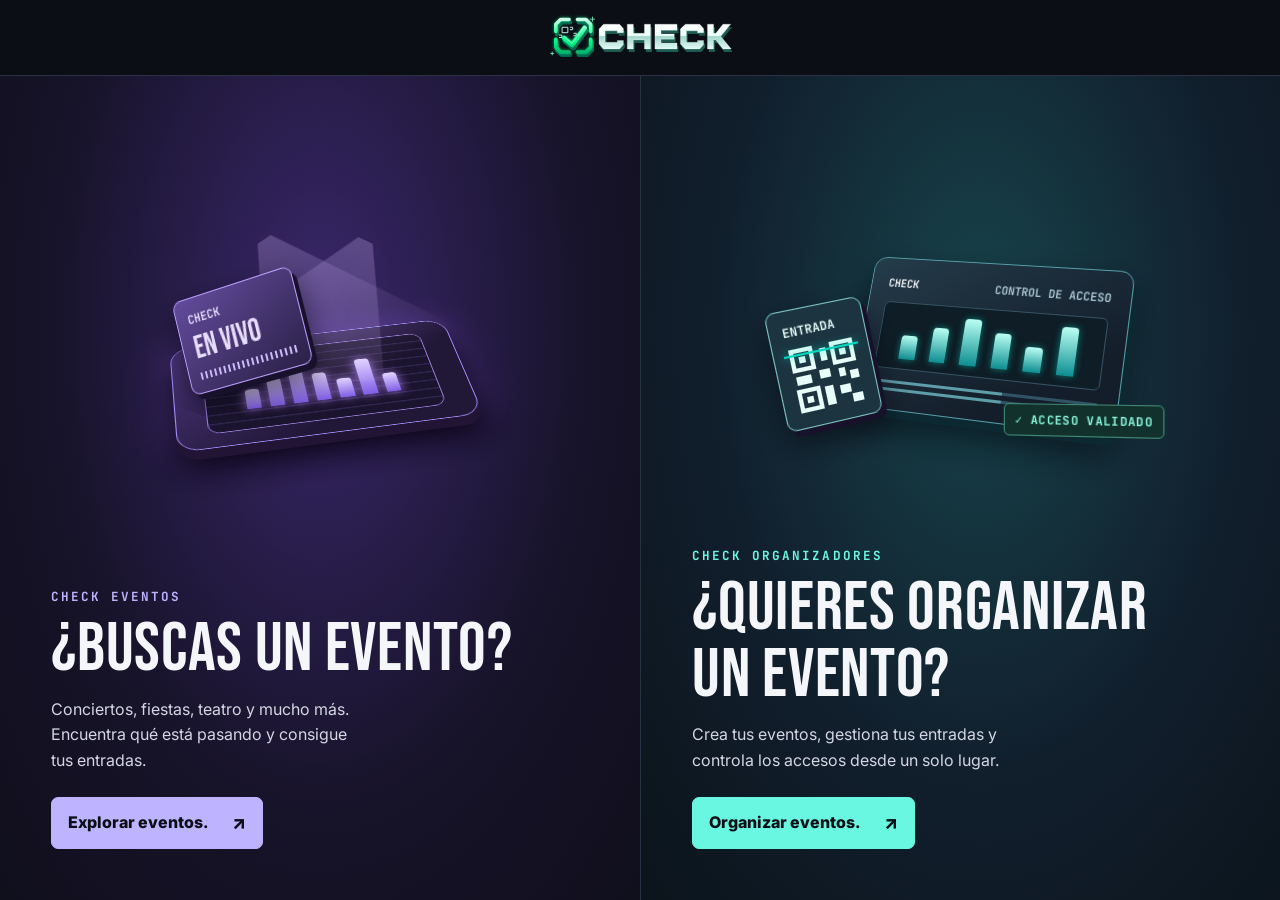
<file: website/index.html>
<!doctype html>
<html lang="es">
<head>
    <meta charset="utf-8">
    <meta name="viewport" content="width=device-width, initial-scale=1">
    <meta name="description" content="Encuentra eventos y consigue tus entradas o crea y gestiona tus propios eventos con CHECK.">
    <title>CHECK | Eventos y organizadores</title>
    <link rel="stylesheet" href="https://fonts.googleapis.com/css2?family=Bebas+Neue&family=Inter:wght@400;500;600;700;800&family=JetBrains+Mono:wght@500;700&display=swap">
    <link rel="stylesheet" href="./css/styles.css">
    <link rel="stylesheet" href="./css/entry.css">
    <script src="./js/entry.js" defer></script>
</head>
<body class="welcome">
    <header class="entry-header">
        <a href="./" aria-label="CHECK, inicio"><img src="./assets/check-logo-3d.svg" width="316" height="88" alt="CHECK"></a>
    </header>
    <main class="welcome-split" aria-label="Experiencias CHECK">
        <section class="welcome-panel welcome-events" aria-labelledby="welcome-events-title">
            <div class="welcome-art" aria-hidden="true">
                <div class="stage-scene">
                    <div class="stage-beam stage-beam-left"></div>
                    <div class="stage-beam stage-beam-right"></div>
                    <div class="stage-platform">
                        <div class="stage-screen"><i></i><i></i><i></i><i></i><i></i><i></i><i></i></div>
                    </div>
                    <div class="show-ticket"><span>CHECK</span><strong>EN VIVO</strong><i></i></div>
                </div>
            </div>
            <div class="welcome-copy">
                <p class="welcome-label">CHECK EVENTOS</p>
                <h1 id="welcome-events-title">¿Buscas un evento?</h1>
                <p class="welcome-description">Conciertos, fiestas, teatro y mucho más. Encuentra qué está pasando y consigue tus entradas.</p>
                <a class="welcome-action" href="./eventos.html">Explorar eventos.<span aria-hidden="true">↗</span></a>
            </div>
        </section>
        <section class="welcome-panel welcome-organizers" aria-labelledby="welcome-organizers-title">
            <div class="welcome-art" aria-hidden="true">
                <div class="control-scene">
                    <div class="control-window">
                        <span class="control-heading">CHECK <span>CONTROL DE ACCESO</span></span>
                        <div class="control-chart"><i></i><i></i><i></i><i></i><i></i><i></i></div>
                        <div class="control-rows"><span><i></i></span><span><i></i></span></div>
                    </div>
                    <div class="control-ticket">
                        <span>ENTRADA</span>
                        <svg width="60" height="60" viewBox="0 0 32 32" fill="none" focusable="false">
                            <path d="M2 2h9v9H2zM21 2h9v9h-9zM2 21h9v9H2z" stroke="currentColor" stroke-width="2"/>
                            <path d="M5 5h3v3H5zM24 5h3v3h-3zM5 24h3v3H5zM15 3h3v6h-3zM13 13h5v4h-5zM22 14h3v4h-3zM27 16h4v4h-4zM14 21h4v9h-4zM21 22h5v4h-5zM26 27h5v4h-5zM2 14h7v4H2z" fill="currentColor"/>
                        </svg>
                        <i></i>
                    </div>
                    <div class="control-ok"><span>✓</span> ACCESO VALIDADO</div>
                </div>
            </div>
            <div class="welcome-copy">
                <p class="welcome-label">CHECK ORGANIZADORES</p>
                <h2 id="welcome-organizers-title">¿Quieres organizar un evento?</h2>
                <p class="welcome-description">Crea tus eventos, gestiona tus entradas y controla los accesos desde un solo lugar.</p>
                <a class="welcome-action" href="./organizadores.html">Organizar eventos.<span aria-hidden="true">↗</span></a>
            </div>
        </section>
    </main>
</body>
</html>
</file>
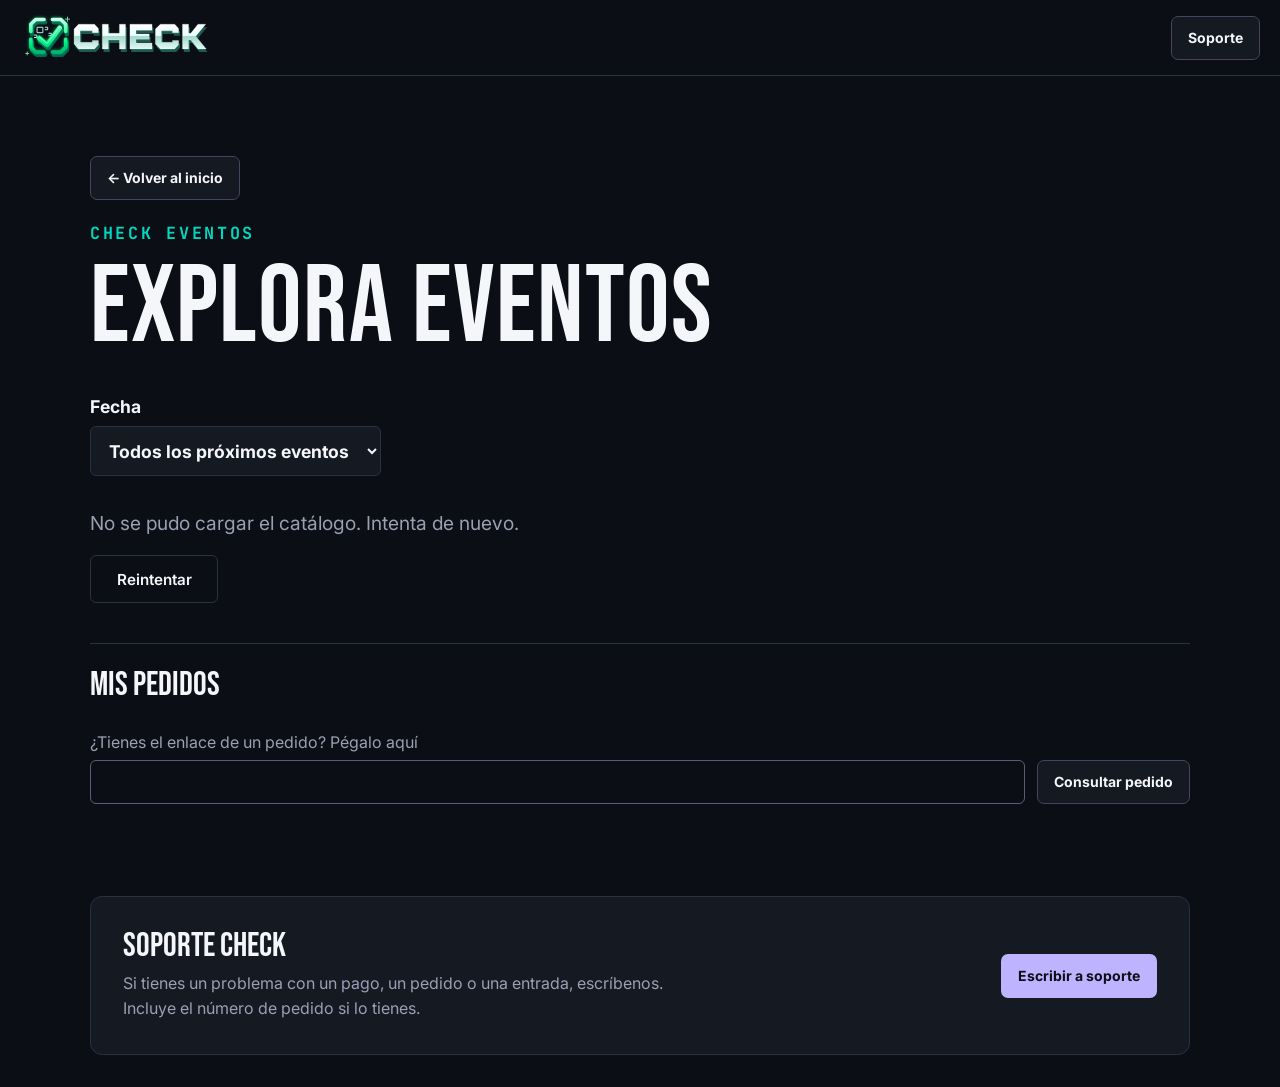
<file: website/eventos.html>
<!doctype html>
<html lang="es">
<head>
    <meta charset="utf-8">
    <meta name="viewport" content="width=device-width, initial-scale=1">
    <title>CHECK | Eventos</title>
    <link rel="stylesheet" href="https://fonts.googleapis.com/css2?family=Bebas+Neue&family=Inter:wght@400;500;600;700;800&family=JetBrains+Mono:wght@500;700&display=swap">
    <link rel="stylesheet" href="./css/styles.css">
    <link rel="stylesheet" href="./css/entry.css">
    <script src="./js/qrcode-generator.js" defer></script>
    <script src="./js/checkout-demo.js" defer></script>
    <script src="./js/config.js" defer></script>
    <script src="./js/checkout.js" defer></script>
    <script src="./js/catalog.js" defer></script>
</head>
<body class="catalog">
    <header class="entry-header catalog-header">
        <a href="./" aria-label="CHECK, inicio"><img src="./assets/check-logo-3d.svg" width="316" height="88" alt="CHECK"></a>
        <a class="catalog-action catalog-action-secondary" href="#soporte">Soporte</a>
    </header>
    <main class="catalog-main">
        <div class="catalog-intro" id="catalog-intro">
            <a class="catalog-action catalog-action-secondary catalog-return" href="./">← Volver al inicio</a>
            <p class="welcome-label">CHECK EVENTOS</p>
            <h1>Explora eventos</h1>
            <div class="catalog-filters" id="catalog-filters">
                <label for="when">Fecha
                    <select id="when">
                        <option value="upcoming">Todos los próximos eventos</option>
                        <option value="today">Hoy</option>
                        <option value="week">Esta semana</option>
                        <option value="month">Este mes</option>
                        <option value="next-month">Próximo mes</option>
                    </select>
                </label>
                <label for="category" id="category-filter" hidden>Categoría
                    <select id="category"><option value="">Todas las categorías</option></select>
                </label>
            </div>
        </div>
        <p class="catalog-state" id="catalog-state" role="status">Cargando eventos…</p>
        <button type="button" class="btn btn-outline" id="catalog-retry" hidden>Reintentar</button>
        <div class="catalog-grid" id="catalog-results"></div>
        <noscript>Activa JavaScript para consultar los eventos abiertos al público.</noscript>
    </main>
    <footer class="catalog-support" id="soporte" aria-labelledby="support-title">
        <div>
            <h2 id="support-title">Soporte CHECK</h2>
            <p>Si tienes un problema con un pago, un pedido o una entrada, escríbenos. Incluye el número de pedido si lo tienes.</p>
        </div>
        <a class="catalog-action catalog-action-primary" href="mailto:starlabs.dev1999@gmail.com?subject=Soporte%20CHECK%20-%20Entradas">Escribir a soporte</a>
    </footer>
</body>
</html>
</file>
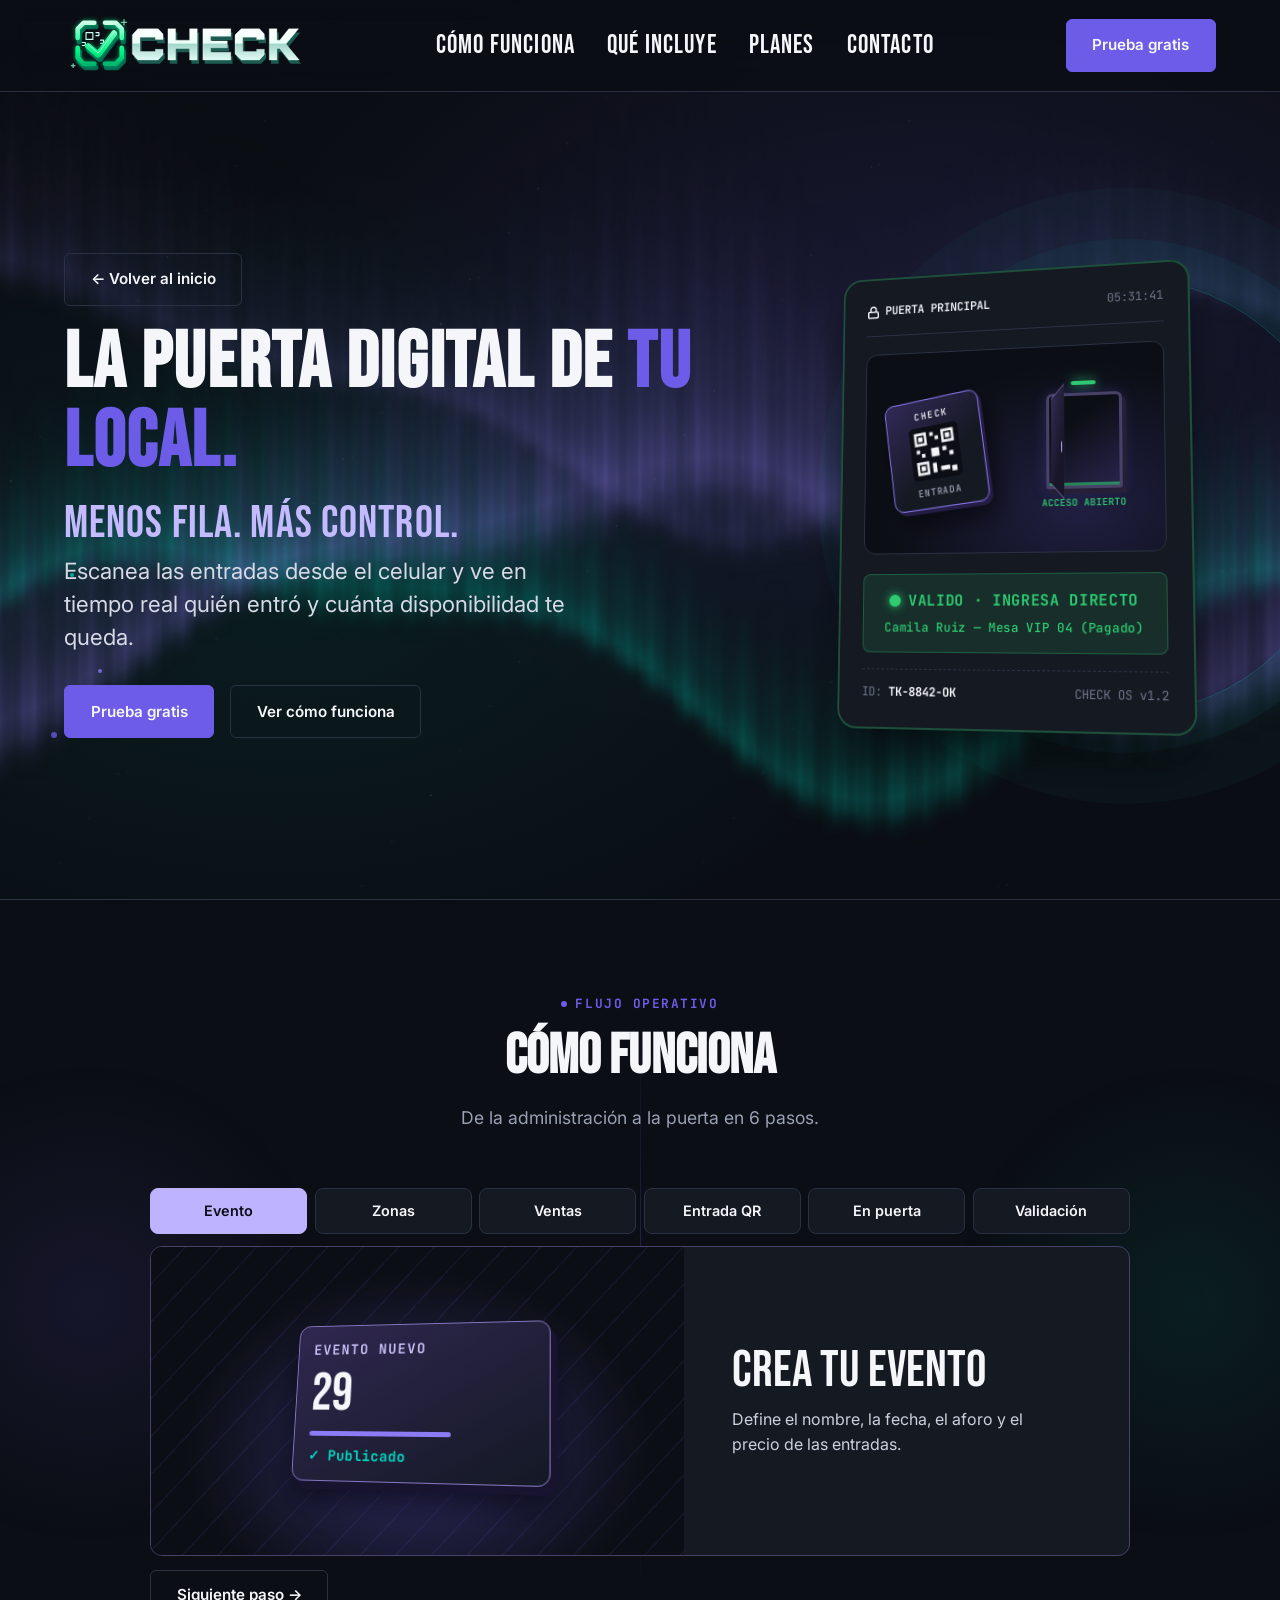
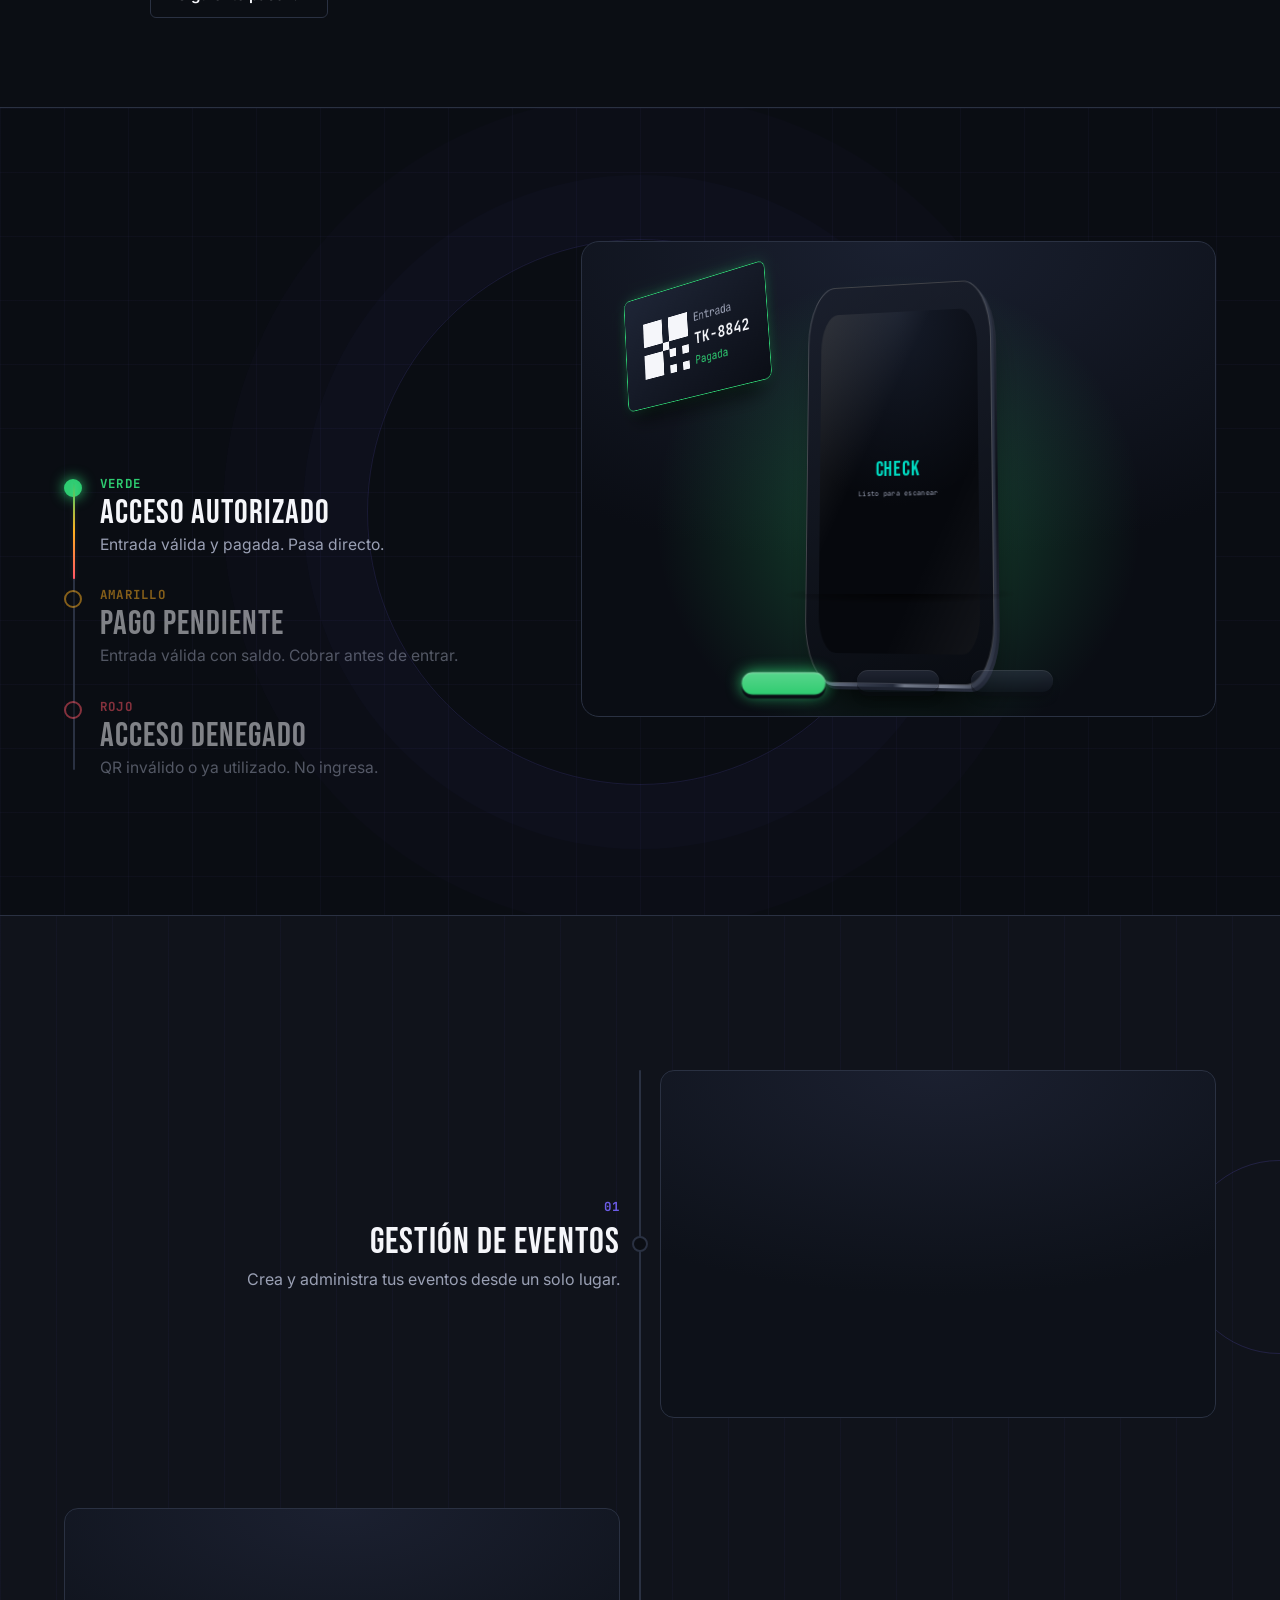
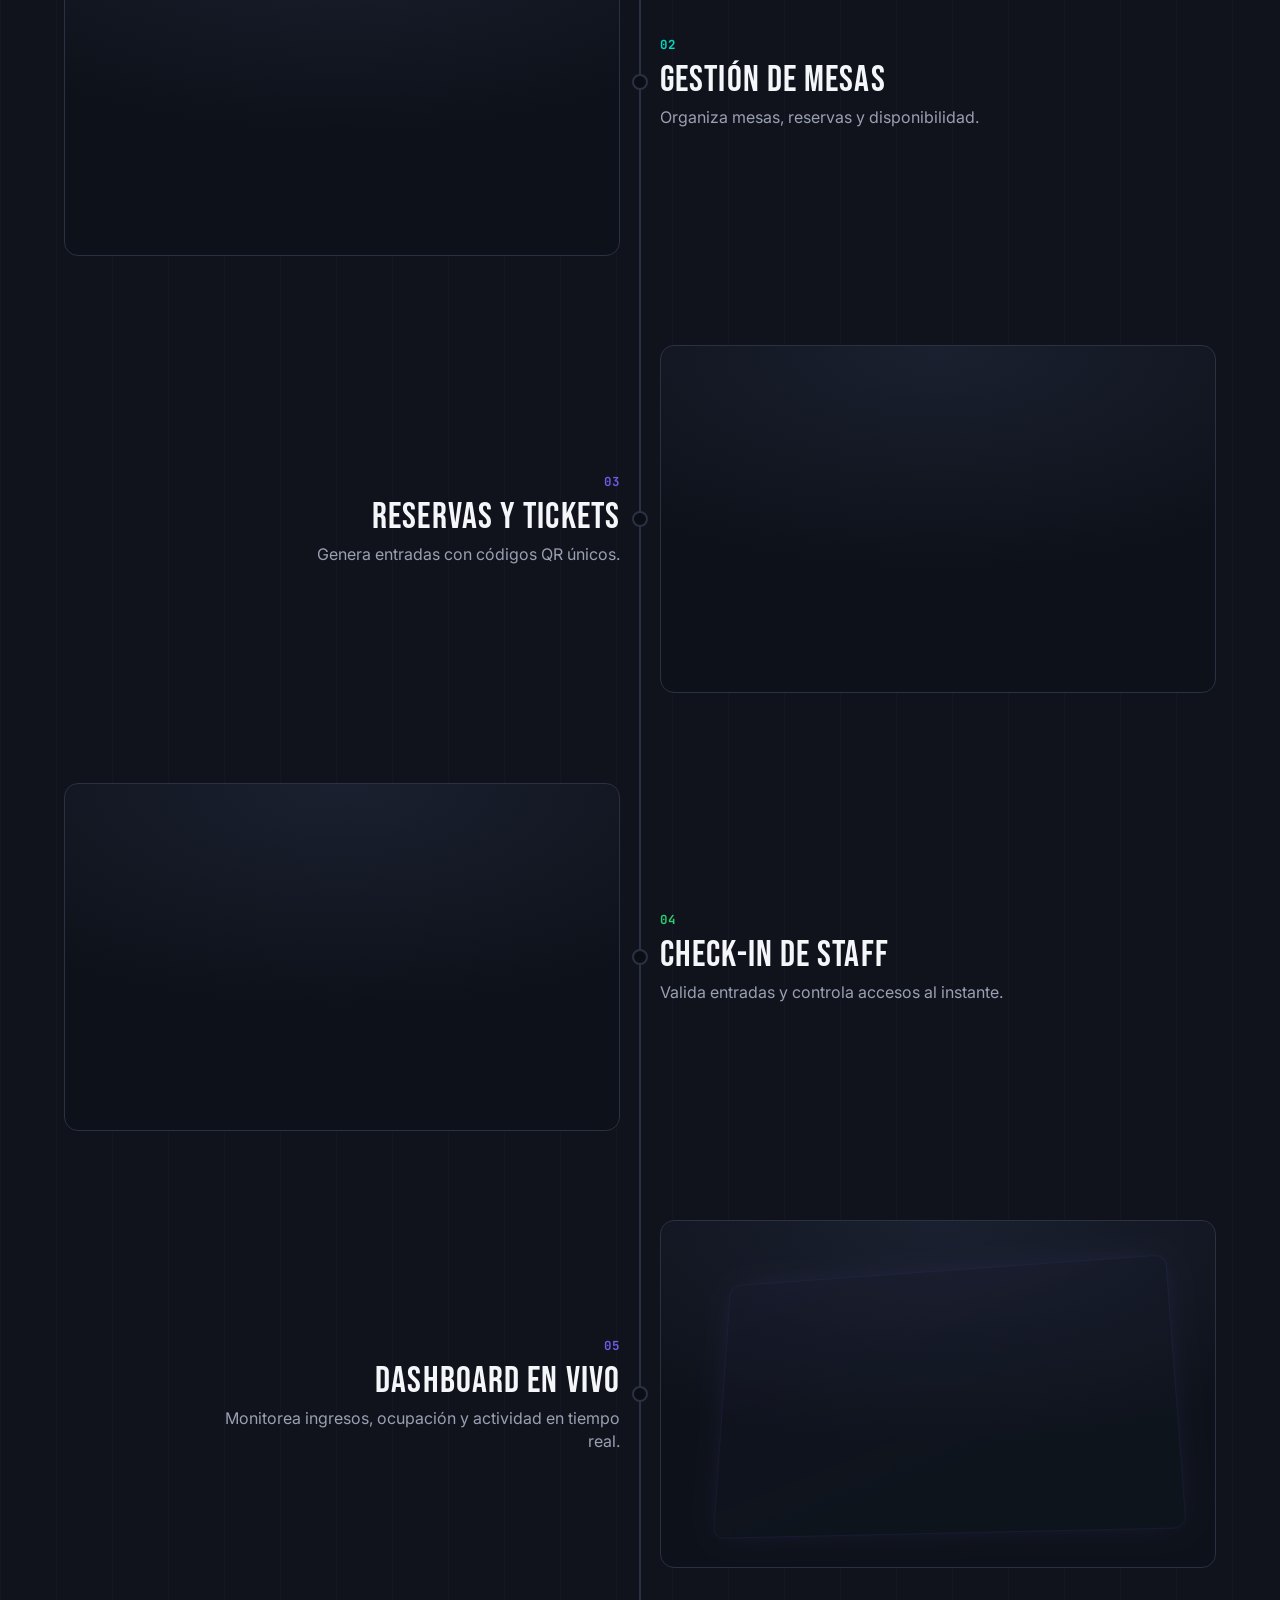
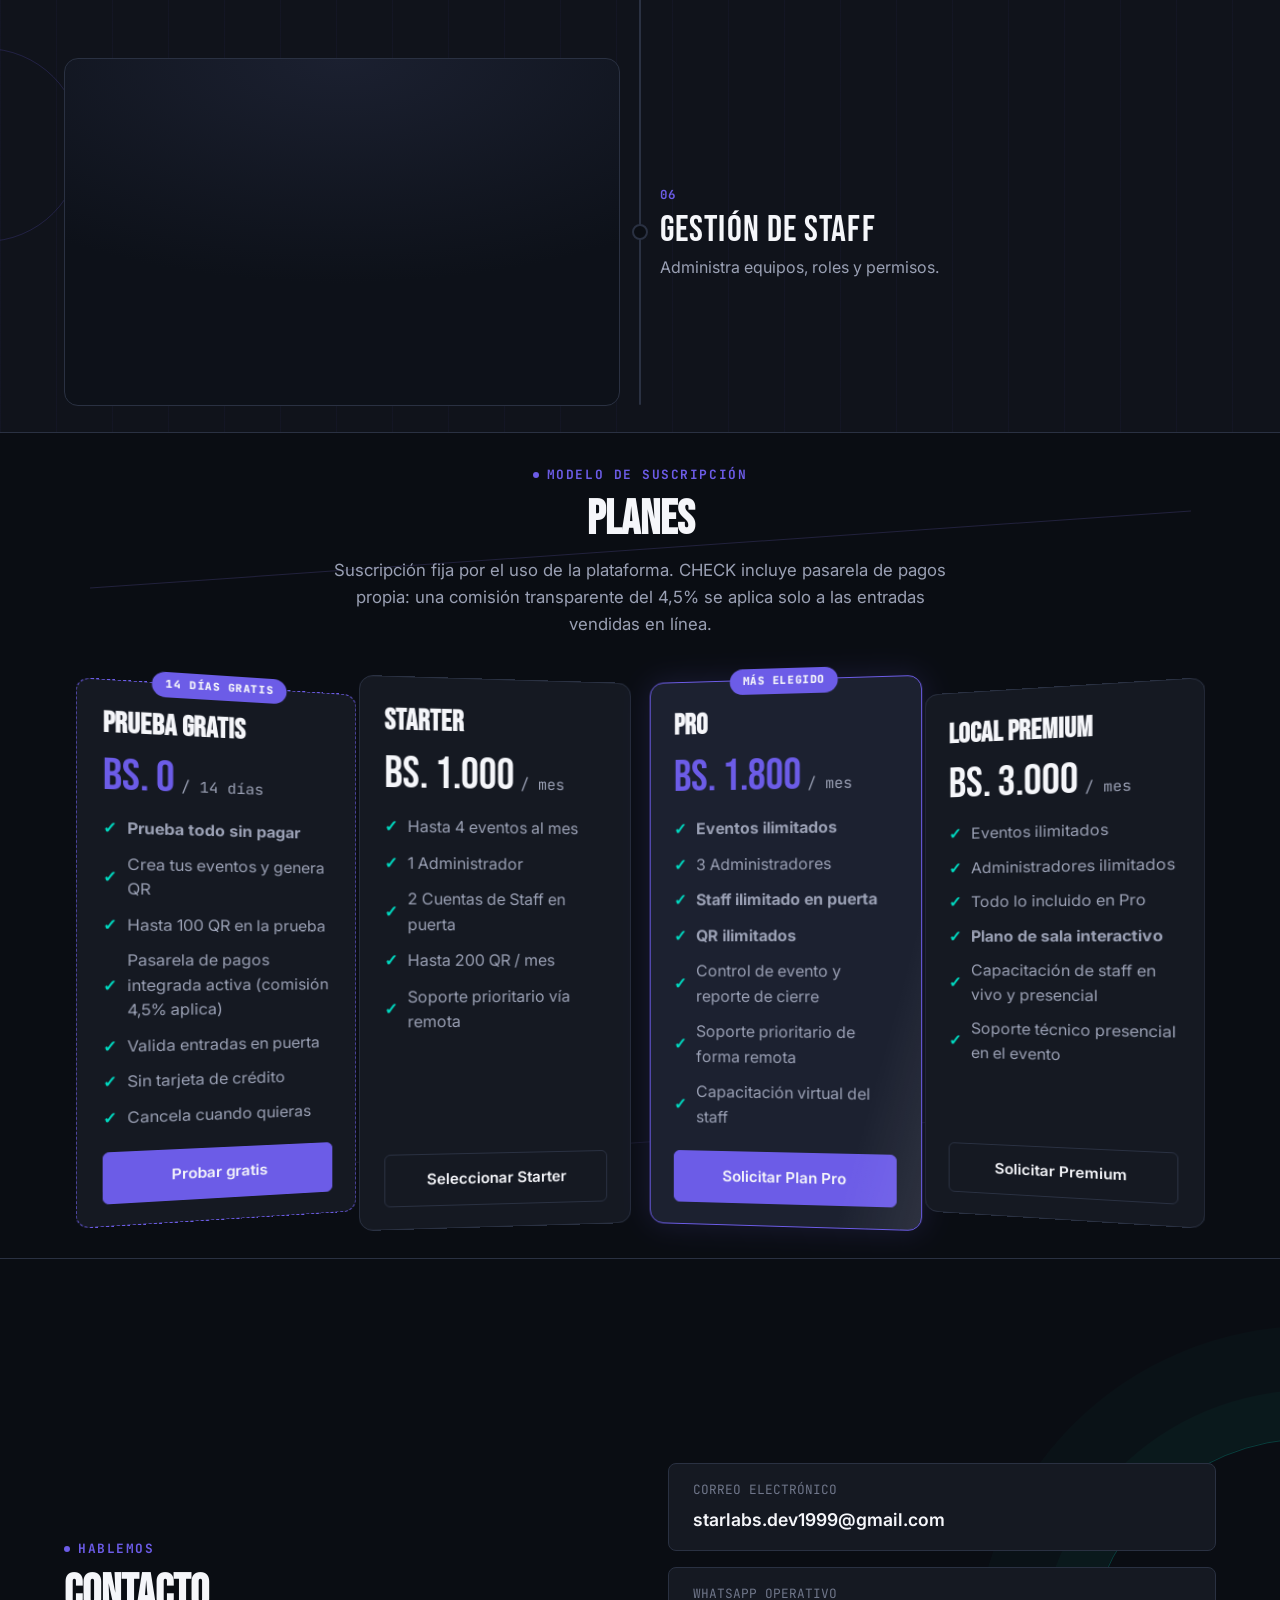
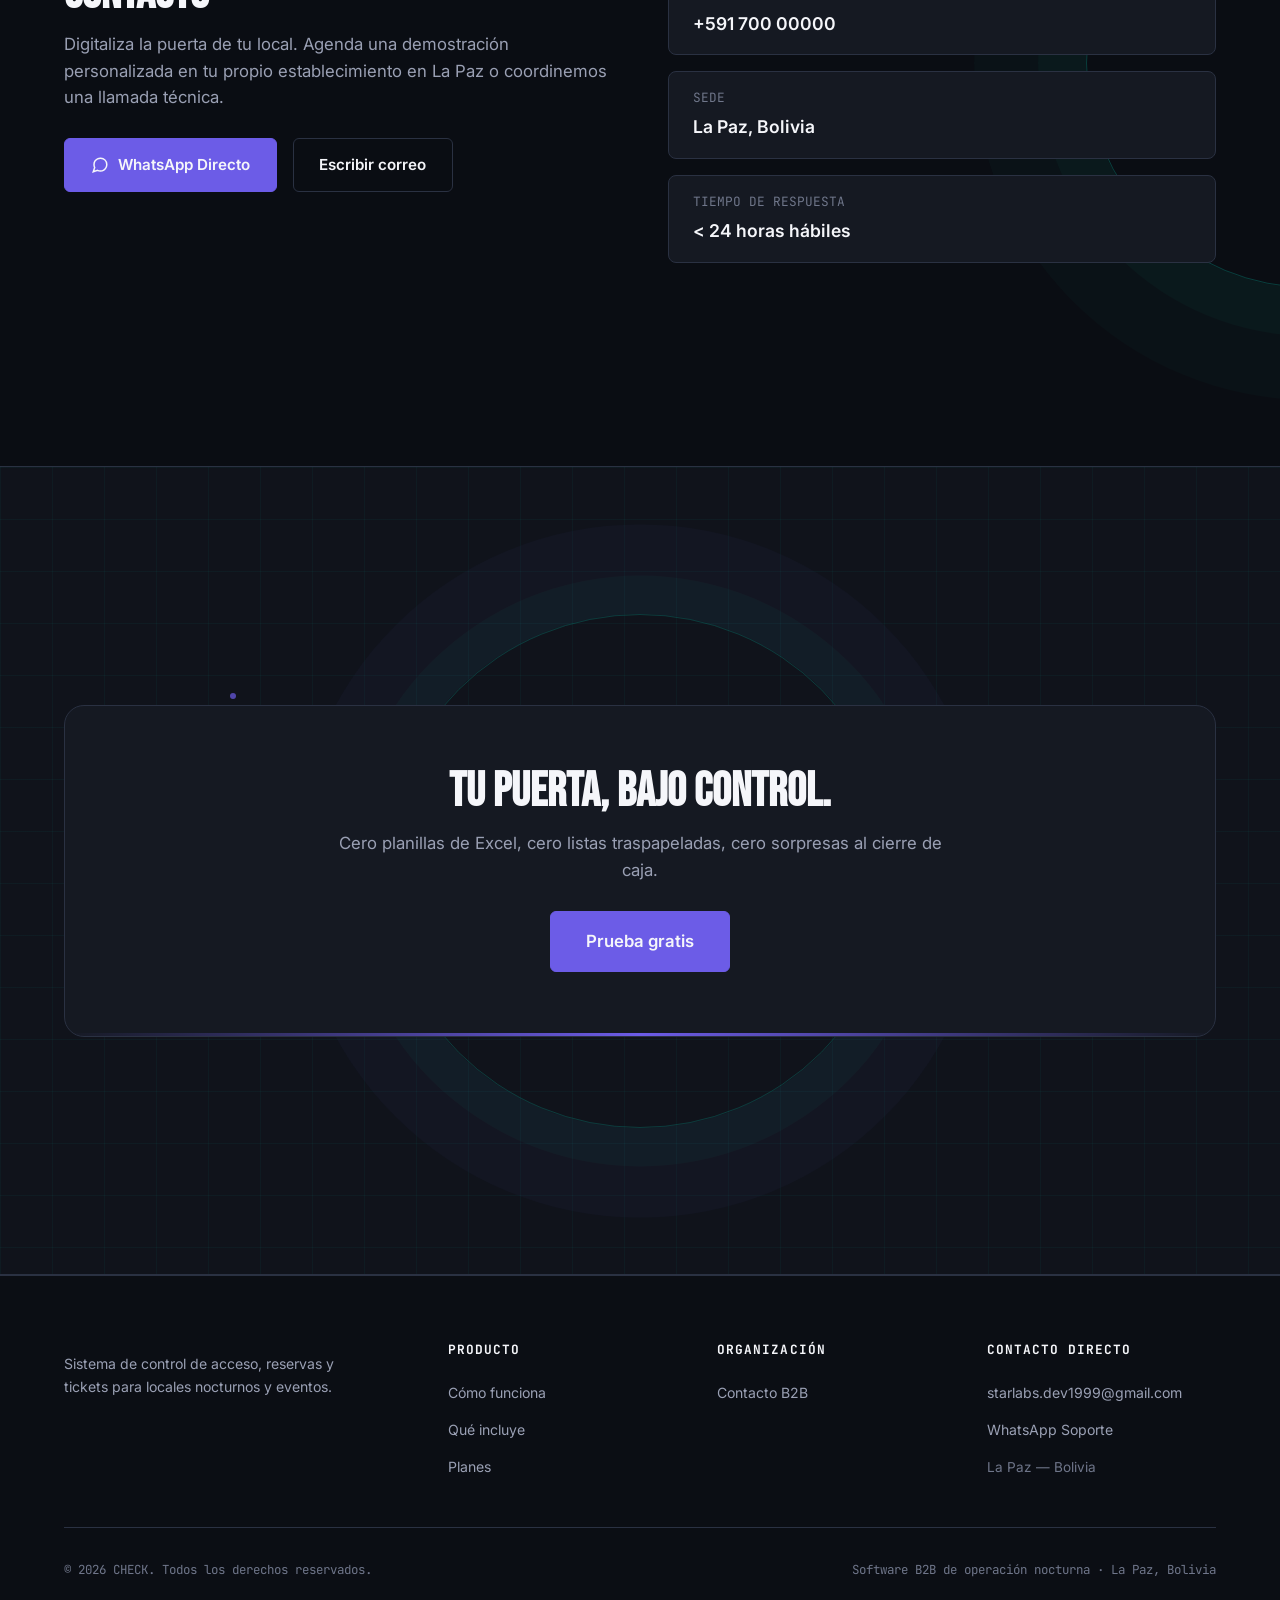
<file: website/organizadores.html>
<!DOCTYPE html>
<html lang="es">
<head>
    <meta charset="UTF-8">
    <meta name="viewport" content="width=device-width, initial-scale=1.0">
    <title>CHECK — La puerta digital de tu local | La Paz, Bolivia</title>

    <!-- Google Fonts Import -->
    <link rel="preconnect" href="https://fonts.googleapis.com">
    <link rel="preconnect" href="https://fonts.gstatic.com" crossorigin>
    <link href="https://fonts.googleapis.com/css2?family=Bebas+Neue&family=Inter:wght@400;500;600;700;800&family=JetBrains+Mono:wght@400;500;700&display=swap" rel="stylesheet">

    <link rel="stylesheet" href="./css/styles.css">
</head>
<body class="organizers">

    <div class="aurora" aria-hidden="true">
        <canvas id="aurora-canvas"></canvas>
    </div>

    <!-- 1. Header / Nav -->
    <header class="header">
        <div class="container nav-container">
            <a href="#" class="logo">
                <img src="./assets/check-logo-3d.svg" width="316" height="88" alt="CHECK — Control total de tus eventos" class="logo-image logo-header-image">
            </a>
            <ul class="nav-links">
                <li><a href="#como-funciona" class="nav-link">Cómo funciona</a></li>
                <li><a href="#modulos" class="nav-link">Qué incluye</a></li>
                <li><a href="#planes" class="nav-link">Planes</a></li>
                <li><a href="#contacto" class="nav-link">Contacto</a></li>
            </ul>
            <a href="https://check-demo-three.vercel.app/#/registro?origen=prueba" class="btn btn-primary">Prueba gratis</a>
        </div>
    </header>

    <!-- 2. Hero Section -->
    <section class="hero">
        <div class="container">
            <div class="hero-grid">
                <div class="reveal">
                    <a href="./" class="btn btn-outline organizers-back">← Volver al inicio</a>
                    <h1 class="hero-title" aria-label="La puerta digital de tu local."><span class="w" aria-hidden="true" style="--i:0">La</span> <span class="w" aria-hidden="true" style="--i:1">puerta</span> <span class="w" aria-hidden="true" style="--i:2">digital</span> <span class="w" aria-hidden="true" style="--i:3">de</span> <span class="w accent" aria-hidden="true" style="--i:4">tu</span> <span class="w accent" aria-hidden="true" style="--i:5">local.</span></h1>
                    <p class="hero-subtitle"><strong class="hero-benefit">Menos fila. Más control.</strong> Escanea las entradas desde el celular y ve en tiempo real quién entró y cuánta disponibilidad te queda.</p>
                    <div class="hero-actions">
                        <a href="https://check-demo-three.vercel.app/#/registro?origen=prueba" class="btn btn-primary">Prueba gratis</a>
                        <a href="#como-funciona" class="btn btn-outline">Ver cómo funciona</a>
                    </div>
                </div>

                <!-- Dispositivo de puerta (Elemento Distintivo) -->
                <div class="device-wrapper reveal">
                    <div class="tilt-3d" id="deviceTilt">
                    <div class="device-container" id="doorDevice">
                        <div class="device-header">
                            <div class="device-title">
                                <svg width="14" height="14" viewBox="0 0 24 24" fill="none" stroke="currentColor" stroke-width="2.5"><rect x="3" y="11" width="18" height="11" rx="2" ry="2"></rect><path d="M7 11V7a5 5 0 0 1 10 0v4"></path></svg>
                                PUERTA PRINCIPAL
                            </div>
                            <div class="font-mono" id="liveClock">23:14:02</div>
                        </div>

                        <div class="qr-stage" aria-hidden="true">
                            <div class="scan-ticket">
                                <span class="scan-ticket-brand">CHECK</span>
                                <div class="scan-ticket-code">
                                <svg width="54" height="54" viewBox="0 0 100 100" fill="none">
                                    <rect width="100" height="100" fill="#0B0E14"/>
                                    <rect x="10" y="10" width="25" height="25" fill="#F5F6FA"/>
                                    <rect x="15" y="15" width="15" height="15" fill="#0B0E14"/>
                                    <rect x="18" y="18" width="9" height="9" fill="#F5F6FA"/>
                                    <rect x="65" y="10" width="25" height="25" fill="#F5F6FA"/>
                                    <rect x="70" y="15" width="15" height="15" fill="#0B0E14"/>
                                    <rect x="73" y="18" width="9" height="9" fill="#F5F6FA"/>
                                    <rect x="10" y="65" width="25" height="25" fill="#F5F6FA"/>
                                    <rect x="15" y="70" width="15" height="15" fill="#0B0E14"/>
                                    <rect x="18" y="73" width="9" height="9" fill="#F5F6FA"/>
                                    <rect x="42" y="12" width="7" height="7" fill="#F5F6FA"/>
                                    <rect x="52" y="20" width="7" height="7" fill="#F5F6FA"/>
                                    <rect x="12" y="42" width="7" height="7" fill="#F5F6FA"/>
                                    <rect x="22" y="50" width="7" height="7" fill="#F5F6FA"/>
                                    <rect x="42" y="42" width="16" height="16" fill="#F5F6FA"/>
                                    <rect x="65" y="42" width="8" height="8" fill="#F5F6FA"/>
                                    <rect x="78" y="52" width="8" height="8" fill="#F5F6FA"/>
                                    <rect x="42" y="70" width="8" height="18" fill="#F5F6FA"/>
                                    <rect x="58" y="78" width="18" height="8" fill="#F5F6FA"/>
                                    <rect x="80" y="80" width="10" height="10" fill="#F5F6FA"/>
                                </svg>
                                    <span class="scan-beam"></span>
                                </div>
                                <span class="scan-ticket-label">ENTRADA</span>
                            </div>
                            <div class="scan-gate">
                                <span class="scan-gate-indicator"></span>
                                <div class="scan-gate-frame">
                                    <span class="scan-gate-floor"></span>
                                    <span class="scan-gate-door"></span>
                                </div>
                                <span class="scan-gate-label" id="gateState">Acceso abierto</span>
                            </div>
                        </div>

                        <div class="device-status-badge" id="deviceBadge">
                            <div class="device-status-main" id="deviceStatusMain">
                                <span class="state-dot v" id="deviceDot"></span>
                                <span id="deviceText">VALIDO · INGRESA DIRECTO</span>
                            </div>
                            <div class="device-status-sub" id="deviceSub">Camila Ruiz — Mesa VIP 04 (Pagado)</div>
                        </div>

                        <div class="device-footer">
                            <span>ID: <strong id="ticketCode" style="color:var(--text);">TK-8842-OK</strong></span>
                            <span>CHECK OS v1.2</span>
                        </div>
                    </div>
                    </div>
                </div>
            </div>
        </div>
    </section>

    <!-- 5. Cómo funciona -->
    <section class="section section-alt" id="como-funciona">
        <div class="container">
            <div style="text-align: center; margin-bottom: 3.5rem;" class="reveal">
                <div class="kicker" style="justify-content: center;">FLUJO OPERATIVO</div>
                <h2 class="section-title">Cómo funciona</h2>
                <p class="section-desc" style="margin: 0 auto;">De la administración a la puerta en 6 pasos.</p>
            </div>

            <div class="check-tour" id="check-tour">
                <div class="tour-controls" role="group" aria-label="Pasos de CHECK" hidden></div>
                <article class="tour-panel" data-label="Evento">
                    <div class="tour-scene" aria-hidden="true"><div class="tour-art tour-calendar"><span>EVENTO NUEVO</span><strong>29</strong><div class="tour-line"></div><b>✓ Publicado</b></div></div>
                    <div class="tour-copy"><h3>Crea tu evento</h3><p>Define el nombre, la fecha, el aforo y el precio de las entradas.</p></div>
                </article>
                <article class="tour-panel" data-label="Zonas">
                    <div class="tour-scene" aria-hidden="true"><div class="tour-art tour-floor"><span>PLANO DEL EVENTO</span><div><b>VIP</b><b>Lounge</b><b>General</b></div></div></div>
                    <div class="tour-copy"><h3>Organiza el espacio</h3><p>Distribuye mesas y zonas. Define cupos y, si aplica, el consumo mínimo.</p></div>
                </article>
                <article class="tour-panel" data-label="Ventas">
                    <div class="tour-scene" aria-hidden="true"><div class="tour-art tour-sales"><span>RESERVAS Y VENTAS</span><div>Entrada general <b>✓ Pagado</b></div><div>Mesa VIP <b>Por cobrar</b></div></div></div>
                    <div class="tour-copy"><h3>Registra reservas y ventas</h3><p>Asocia cada entrada a un asistente y registra si está pagada o queda por cobrar.</p></div>
                </article>
                <article class="tour-panel" data-label="Entrada QR">
                    <div class="tour-scene" aria-hidden="true"><div class="tour-art tour-ticket"><span>CHECK · ENTRADA</span><i class="tour-code"></i><b>QR único</b></div></div>
                    <div class="tour-copy"><h3>Emite la entrada</h3><p>CHECK genera un QR único para cada entrada. Una vez usado, el código no se acepta nuevamente.</p></div>
                </article>
                <article class="tour-panel" data-label="En puerta">
                    <div class="tour-scene" aria-hidden="true"><div class="tour-art tour-phone"><span>MI ENTRADA</span><i class="tour-code"></i></div><div class="tour-reader"><i></i></div></div>
                    <div class="tour-copy"><h3>Presenta el QR en puerta</h3><p>El asistente muestra su entrada en el celular y el equipo de acceso la escanea.</p></div>
                </article>
                <article class="tour-panel" data-label="Validación">
                    <div class="tour-scene" aria-hidden="true"><div class="tour-art tour-validation"><span>CONTROL DE ACCESO</span><b>✓ Válido</b><b>• Por cobrar</b><b>× Inválido</b></div></div>
                    <div class="tour-copy"><h3>Valida y registra el acceso</h3><p>El equipo ve el resultado al instante y el panel de gestión se actualiza en tiempo real.</p></div>
                </article>
                <button class="btn btn-outline tour-next" type="button" hidden>Siguiente paso →</button>
            </div>
        </div>
    </section>

    <!-- 6. Estados en la puerta -->
    <!-- 6. Lenguaje visual: escenario 3D del escáner -->
    <section class="section" id="estados">
        <div class="container est">
            <header class="est-head reveal">
                <div class="kicker" style="justify-content: center;">LENGUAJE VISUAL REAL</div>
                <h2 class="section-title">Respuesta instantánea en el escáner</h2>
                <p class="est-lead">Escanea una entrada y conoce su estado al instante.</p>
            </header>

            <div class="est-stage-wrap">
                <div class="stage" id="estStage" data-state="verde" data-phase="idle" aria-hidden="true">
                    <div class="amb"></div>
                    <div class="scene3d">
                        <div class="floor"></div>
                        <div class="rings"><i></i><i></i><i></i></div>
                        <div class="phone">
                            <div class="ph ph-back"></div>
                            <div class="ph ph-mid"></div>
                            <div class="ph ph-face">
                                <div class="scr">
                                    <div class="scr-idle"><b>CHECK</b><small>Listo para escanear</small></div>
                                    <div class="scr-proc"><span class="pbar"><i></i></span><small>Procesando entrada</small></div>
                                    <div class="scr-res s-verde"><b>Acceso autorizado</b><small>Pasa directo</small></div>
                                    <div class="scr-res s-amarillo"><b>Pago pendiente</b><small>Cobrar en puerta</small></div>
                                    <div class="scr-res s-rojo"><b>Acceso denegado</b><small>No ingresa</small></div>
                                </div>
                            </div>
                        </div>
                        <div class="tk tk-verde"><div class="tk-body"><svg class="qr" viewBox="0 0 7 7" shape-rendering="crispEdges" aria-hidden="true"><path fill="currentColor" d="M0 0h3v3H0zM4 0h3v3H4zM0 4h3v3H0zM1 1h1v1H1zM5 1h1v1H5zM1 5h1v1H1zM4 4h1v1H4zM6 4h1v1H6zM4 6h1v1H4zM6 6h1v1H6zM3 3h1v1H3z"/></svg><div class="tk-txt"><small>Entrada</small><b>TK-8842</b><em>Pagada</em></div></div><i class="beam"></i></div>
                        <div class="tk tk-amarillo"><div class="tk-body"><svg class="qr" viewBox="0 0 7 7" shape-rendering="crispEdges" aria-hidden="true"><path fill="currentColor" d="M0 0h3v3H0zM4 0h3v3H4zM0 4h3v3H0zM1 1h1v1H1zM5 1h1v1H5zM1 5h1v1H1zM4 4h1v1H4zM6 4h1v1H6zM4 6h1v1H4zM6 6h1v1H6zM3 3h1v1H3z"/></svg><div class="tk-txt"><small>Entrada</small><b>TK-3109</b><em>Saldo Bs 100</em></div></div><i class="beam"></i></div>
                        <div class="tk tk-rojo"><div class="tk-body"><svg class="qr" viewBox="0 0 7 7" shape-rendering="crispEdges" aria-hidden="true"><path fill="currentColor" d="M0 0h3v3H0zM4 0h3v3H4zM0 4h3v3H0zM1 1h1v1H1zM5 1h1v1H5zM1 5h1v1H1zM4 4h1v1H4zM6 4h1v1H6zM4 6h1v1H4zM6 6h1v1H6zM3 3h1v1H3z"/></svg><div class="tk-txt"><small>Entrada</small><b>TK-0021</b><em class="stamp">Usado</em></div></div><i class="beam"></i></div>
                        <div class="sym sym-verde"><svg class="ly" style="transform: translateZ(-4px); color: color-mix(in srgb, var(--s) 40%, #000);" viewBox="0 0 64 64" aria-hidden="true"><g fill="none" stroke="currentColor" stroke-width="7" stroke-linecap="round" stroke-linejoin="round"><path d="M14 33 L27 46 L50 19" /></g></svg><svg class="ly" style="transform: translateZ(-2px); color: var(--s);" viewBox="0 0 64 64" aria-hidden="true"><g fill="none" stroke="currentColor" stroke-width="7" stroke-linecap="round" stroke-linejoin="round"><path d="M14 33 L27 46 L50 19" /></g></svg><svg class="ly" style="transform: translateZ(0px); color: var(--s);" viewBox="0 0 64 64" aria-hidden="true"><g fill="none" stroke="currentColor" stroke-width="7" stroke-linecap="round" stroke-linejoin="round"><path d="M14 33 L27 46 L50 19" /></g></svg><svg class="ly" style="transform: translateZ(2px); color: var(--s);" viewBox="0 0 64 64" aria-hidden="true"><g fill="none" stroke="currentColor" stroke-width="7" stroke-linecap="round" stroke-linejoin="round"><path d="M14 33 L27 46 L50 19" /></g></svg><svg class="ly" style="transform: translateZ(4px); color: var(--s);" viewBox="0 0 64 64" aria-hidden="true"><g fill="none" stroke="currentColor" stroke-width="7" stroke-linecap="round" stroke-linejoin="round"><path d="M14 33 L27 46 L50 19" /></g></svg><svg class="ly" style="transform: translateZ(6px); color: color-mix(in srgb, var(--s) 55%, #fff);" viewBox="0 0 64 64" aria-hidden="true"><g fill="none" stroke="currentColor" stroke-width="7" stroke-linecap="round" stroke-linejoin="round"><path d="M14 33 L27 46 L50 19" /></g></svg></div>
                        <div class="sym sym-amarillo"><svg class="ly" style="transform: translateZ(-4px); color: color-mix(in srgb, var(--s) 40%, #000);" viewBox="0 0 64 64" aria-hidden="true"><g fill="none" stroke="currentColor" stroke-width="7" stroke-linecap="round" stroke-linejoin="round"><path d="M32 13 L32 39" /><circle cx="32" cy="52" r="4.2" fill="currentColor" stroke="none"/></g></svg><svg class="ly" style="transform: translateZ(-2px); color: var(--s);" viewBox="0 0 64 64" aria-hidden="true"><g fill="none" stroke="currentColor" stroke-width="7" stroke-linecap="round" stroke-linejoin="round"><path d="M32 13 L32 39" /><circle cx="32" cy="52" r="4.2" fill="currentColor" stroke="none"/></g></svg><svg class="ly" style="transform: translateZ(0px); color: var(--s);" viewBox="0 0 64 64" aria-hidden="true"><g fill="none" stroke="currentColor" stroke-width="7" stroke-linecap="round" stroke-linejoin="round"><path d="M32 13 L32 39" /><circle cx="32" cy="52" r="4.2" fill="currentColor" stroke="none"/></g></svg><svg class="ly" style="transform: translateZ(2px); color: var(--s);" viewBox="0 0 64 64" aria-hidden="true"><g fill="none" stroke="currentColor" stroke-width="7" stroke-linecap="round" stroke-linejoin="round"><path d="M32 13 L32 39" /><circle cx="32" cy="52" r="4.2" fill="currentColor" stroke="none"/></g></svg><svg class="ly" style="transform: translateZ(4px); color: var(--s);" viewBox="0 0 64 64" aria-hidden="true"><g fill="none" stroke="currentColor" stroke-width="7" stroke-linecap="round" stroke-linejoin="round"><path d="M32 13 L32 39" /><circle cx="32" cy="52" r="4.2" fill="currentColor" stroke="none"/></g></svg><svg class="ly" style="transform: translateZ(6px); color: color-mix(in srgb, var(--s) 55%, #fff);" viewBox="0 0 64 64" aria-hidden="true"><g fill="none" stroke="currentColor" stroke-width="7" stroke-linecap="round" stroke-linejoin="round"><path d="M32 13 L32 39" /><circle cx="32" cy="52" r="4.2" fill="currentColor" stroke="none"/></g></svg></div>
                        <div class="sym sym-rojo"><svg class="ly" style="transform: translateZ(-4px); color: color-mix(in srgb, var(--s) 40%, #000);" viewBox="0 0 64 64" aria-hidden="true"><g fill="none" stroke="currentColor" stroke-width="7" stroke-linecap="round" stroke-linejoin="round"><path d="M19 19 L45 45 M45 19 L19 45" /></g></svg><svg class="ly" style="transform: translateZ(-2px); color: var(--s);" viewBox="0 0 64 64" aria-hidden="true"><g fill="none" stroke="currentColor" stroke-width="7" stroke-linecap="round" stroke-linejoin="round"><path d="M19 19 L45 45 M45 19 L19 45" /></g></svg><svg class="ly" style="transform: translateZ(0px); color: var(--s);" viewBox="0 0 64 64" aria-hidden="true"><g fill="none" stroke="currentColor" stroke-width="7" stroke-linecap="round" stroke-linejoin="round"><path d="M19 19 L45 45 M45 19 L19 45" /></g></svg><svg class="ly" style="transform: translateZ(2px); color: var(--s);" viewBox="0 0 64 64" aria-hidden="true"><g fill="none" stroke="currentColor" stroke-width="7" stroke-linecap="round" stroke-linejoin="round"><path d="M19 19 L45 45 M45 19 L19 45" /></g></svg><svg class="ly" style="transform: translateZ(4px); color: var(--s);" viewBox="0 0 64 64" aria-hidden="true"><g fill="none" stroke="currentColor" stroke-width="7" stroke-linecap="round" stroke-linejoin="round"><path d="M19 19 L45 45 M45 19 L19 45" /></g></svg><svg class="ly" style="transform: translateZ(6px); color: color-mix(in srgb, var(--s) 55%, #fff);" viewBox="0 0 64 64" aria-hidden="true"><g fill="none" stroke="currentColor" stroke-width="7" stroke-linecap="round" stroke-linejoin="round"><path d="M19 19 L45 45 M45 19 L19 45" /></g></svg></div>
                    </div>
                    <div class="ind3d">
                        <i style="--c: var(--success);" class="on"></i><i style="--c: var(--warning);"></i><i style="--c: var(--error);"></i>
                    </div>
                </div>
            </div>

            <ol class="est-steps" id="estSteps">
                <li class="est-step" data-state="verde"><button type="button" class="est-btn" data-state="verde" aria-pressed="false"><span class="est-dot"></span><span class="est-txt"><span class="est-tag">VERDE</span><span class="est-name">Acceso autorizado</span><span class="est-phrase">Entrada válida y pagada. Pasa directo.</span></span></button></li>
                <li class="est-step" data-state="amarillo"><button type="button" class="est-btn" data-state="amarillo" aria-pressed="false"><span class="est-dot"></span><span class="est-txt"><span class="est-tag">AMARILLO</span><span class="est-name">Pago pendiente</span><span class="est-phrase">Entrada válida con saldo. Cobrar antes de entrar.</span></span></button></li>
                <li class="est-step" data-state="rojo"><button type="button" class="est-btn" data-state="rojo" aria-pressed="false"><span class="est-dot"></span><span class="est-txt"><span class="est-tag">ROJO</span><span class="est-name">Acceso denegado</span><span class="est-phrase">QR inválido o ya utilizado. No ingresa.</span></span></button></li>
            </ol>
        </div>
    </section>

    <!-- 7. Módulos: recorrido visual conectado -->
    <section class="section section-alt" id="modulos">
        <div class="container">
            <div class="reveal">
                <div class="kicker">TODO LO QUE NECESITAS</div>
                <h2 class="section-title">Qué incluye CHECK</h2>
            </div>

            <div class="journey-wrap" id="journey">
                <span class="journey-track" aria-hidden="true"></span>
                <span class="journey-energy" aria-hidden="true"></span>
            <ol class="journey">

                <!-- 1. Eventos -->
                <li class="station station--text-left" data-station="eventos" style="--accent: var(--primary);">
                    <span class="station-node" aria-hidden="true"></span>
                    <div class="station-text">
                        <span class="station-num">01</span>
                        <h3 class="station-title">Gestión de eventos</h3>
                        <p class="station-line">Crea y administra tus eventos desde un solo lugar.</p>
                        </div>
                        <div class="mx mx-cal" aria-hidden="true">
                            <div class="stage3d">
                                <div class="cal3d">
                                    <i class="d" style="--d: 120ms;"></i><i class="d" style="--d: 150ms;"></i><i class="d" style="--d: 180ms;"></i><i class="d" style="--d: 210ms;"></i><i class="d" style="--d: 240ms;"></i><i class="d" style="--d: 270ms;"></i><i class="d" style="--d: 300ms;"></i>
                                    <i class="d" style="--d: 330ms;"></i><i class="d" style="--d: 360ms;"></i><i class="d hit" style="--d: 700ms;"></i><i class="d" style="--d: 390ms;"></i><i class="d" style="--d: 420ms;"></i><i class="d" style="--d: 450ms;"></i><i class="d" style="--d: 480ms;"></i>
                                    <i class="d" style="--d: 510ms;"></i><i class="d" style="--d: 540ms;"></i><i class="d" style="--d: 570ms;"></i><i class="d" style="--d: 600ms;"></i><i class="d" style="--d: 630ms;"></i><i class="d" style="--d: 660ms;"></i><i class="d" style="--d: 690ms;"></i>
                                </div>
                                <div class="evcard j" style="--d: 900ms;">
                                    <span class="ev-name">Noche de apertura</span>
                                    <span class="ev-field"><small>Fecha</small><i class="fill" style="--w: 88%; --d: 1000ms;"></i></span>
                                    <span class="ev-field"><small>Horario</small><i class="fill" style="--w: 70%; --d: 1100ms;"></i></span>
                                    <span class="ev-field"><small>Aforo</small><i class="fill" style="--w: 60%; --d: 1200ms;"></i></span>
                                </div>
                                <span class="badge j" style="--d: 1400ms;">✓ Evento creado</span>
                            </div>
                        </div>
                    </li>

                <!-- 2. Mesas -->
                <li class="station station--text-right" data-station="mesas" style="--accent: var(--active);">
                    <span class="station-node" aria-hidden="true"></span>
                    <div class="station-text">
                        <span class="station-num">02</span>
                        <h3 class="station-title">Gestión de mesas</h3>
                        <p class="station-line">Organiza mesas, reservas y disponibilidad.</p>
                        </div>
                        <div class="mx mx-iso" aria-hidden="true">
                            <div class="stage3d">
                                <div class="floor">
                                    <i class="tb" style="--x: 8%; --y: 10%; --d: 200ms;"></i>
                                    <i class="tb" style="--x: 40%; --y: 10%; --d: 280ms;"></i>
                                    <i class="tb" style="--x: 72%; --y: 10%; --d: 360ms;"></i>
                                    <i class="tb bk" style="--x: 8%; --y: 46%; --d: 440ms;"></i>
                                    <i class="tb sel" style="--x: 40%; --y: 46%; --d: 900ms;"></i>
                                    <i class="tb" style="--x: 72%; --y: 46%; --d: 520ms;"></i>
                                    <i class="tb bk" style="--x: 24%; --y: 74%; --d: 600ms;"></i>
                                    <i class="tb" style="--x: 56%; --y: 74%; --d: 680ms;"></i>
                                </div>
                                <span class="badge j" style="--d: 1400ms;">Mesa 04 · ocupada</span>
                            </div>
                        </div>
                    </li>

                <!-- 3. Reservas y tickets -->
                <li class="station station--text-left" data-station="tickets" style="--accent: var(--primary);">
                    <span class="station-node" aria-hidden="true"></span>
                    <div class="station-text">
                        <span class="station-num">03</span>
                        <h3 class="station-title">Reservas y tickets</h3>
                        <p class="station-line">Genera entradas con códigos QR únicos.</p>
                        </div>
                        <div class="mx mx-tk" aria-hidden="true">
                            <div class="stage3d">
                                <div class="req j" style="--d: 120ms;"><span>Solicitud de reserva</span><span class="prog"><i></i></span></div>
                                <div class="tkf j t1" style="--d: 700ms; --tx: -30%; --ty: 6%; --rz: -8deg;"><svg class="qr" viewBox="0 0 7 7" shape-rendering="crispEdges" aria-hidden="true"><path fill="currentColor" d="M0 0h3v3H0zM4 0h3v3H4zM0 4h3v3H0zM1 1h1v1H1zM5 1h1v1H5zM1 5h1v1H1zM4 4h1v1H4zM6 4h1v1H6zM4 6h1v1H4zM6 6h1v1H6zM3 3h1v1H3z"/></svg><span>QR 01</span></div>
                                <div class="tkf j t2" style="--d: 840ms; --tx: 0%; --ty: 12%; --rz: 0deg;"><svg class="qr" viewBox="0 0 7 7" shape-rendering="crispEdges" aria-hidden="true"><path fill="currentColor" d="M0 0h3v3H0zM4 0h3v3H4zM0 4h3v3H0zM1 1h1v1H1zM5 1h1v1H5zM1 5h1v1H1zM4 4h1v1H4zM6 4h1v1H6zM4 6h1v1H4zM6 6h1v1H6zM3 3h1v1H3z"/></svg><span>QR 02</span></div>
                                <div class="tkf j t3" style="--d: 980ms; --tx: 30%; --ty: 6%; --rz: 8deg;"><svg class="qr" viewBox="0 0 7 7" shape-rendering="crispEdges" aria-hidden="true"><path fill="currentColor" d="M0 0h3v3H0zM4 0h3v3H4zM0 4h3v3H0zM1 1h1v1H1zM5 1h1v1H5zM1 5h1v1H1zM4 4h1v1H4zM6 4h1v1H6zM4 6h1v1H4zM6 6h1v1H6zM3 3h1v1H3z"/></svg><span>QR 03</span></div>
                                <span class="badge j" style="--d: 1400ms;">3 tickets emitidos</span>
                            </div>
                        </div>
                    </li>

                <!-- 4. Check-in de staff -->
                <li class="station station--text-right" data-station="checkin" style="--accent: var(--success);">
                    <span class="station-node" aria-hidden="true"></span>
                    <div class="station-text">
                        <span class="station-num">04</span>
                        <h3 class="station-title">Check-in de staff</h3>
                        <p class="station-line">Valida entradas y controla accesos al instante.</p>
                        </div>
                        <div class="mx mx-scan" aria-hidden="true">
                            <div class="stage3d">
                                <div class="phone3d j">
                                    <div class="scr">
                                        <span class="beam"></span>
                                        <span class="valid j" style="--d: 1150ms;">✓ Válido</span>
                                    </div>
                                </div>
                                <div class="tkf mini j" style="--d: 300ms; --tx: -24%; --ty: -16%; --rz: -6deg;"><svg class="qr" viewBox="0 0 7 7" shape-rendering="crispEdges" aria-hidden="true"><path fill="currentColor" d="M0 0h3v3H0zM4 0h3v3H4zM0 4h3v3H0zM1 1h1v1H1zM5 1h1v1H5zM1 5h1v1H1zM4 4h1v1H4zM6 4h1v1H6zM4 6h1v1H4zM6 6h1v1H6zM3 3h1v1H3z"/></svg></div>
                                <div class="counter j" style="--d: 1300ms;"><small>Ingresos</small><b class="count" data-from="120" data-to="128">128</b></div>
                            </div>
                        </div>
                    </li>

                <!-- 5. Dashboard -->
                <li class="station station--text-left" data-station="dashboard" style="--accent: var(--primary);">
                    <span class="station-node" aria-hidden="true"></span>
                    <div class="station-text">
                        <span class="station-num">05</span>
                        <h3 class="station-title">Dashboard en vivo</h3>
                        <p class="station-line">Monitorea ingresos, ocupación y actividad en tiempo real.</p>
                        </div>
                        <div class="mx mx-dash" aria-hidden="true">
                            <div class="stage3d">
                                <div class="holo">
                                    <div class="kp">
                                        <span class="j" style="--d: 150ms;"><small>Aforo</small><b class="count" data-from="40" data-to="72" data-suffix="%">72%</b></span>
                                        <span class="j" style="--d: 300ms;"><small>Ingresos</small><b class="count" data-from="98" data-to="128">128</b></span>
                                    </div>
                                    <div class="hbars">
                                        <i class="hb" style="--h: 35%; --d: 450ms;"></i><i class="hb" style="--h: 58%; --d: 520ms;"></i><i class="hb" style="--h: 46%; --d: 590ms;"></i><i class="hb" style="--h: 74%; --d: 660ms;"></i><i class="hb" style="--h: 62%; --d: 730ms;"></i><i class="hb hi" style="--h: 88%; --d: 800ms;"></i>
                                    </div>
                                    <svg class="trend" viewBox="0 0 100 40" preserveAspectRatio="none"><path class="ln" pathLength="100" d="M0 32 L16 26 L32 28 L48 18 L64 20 L80 10 L100 6"/></svg>
                                    <span class="live j" style="--d: 1100ms;"><i></i>En vivo</span>
                                </div>
                            </div>
                        </div>
                    </li>

                <!-- 6. Staff -->
                <li class="station station--text-right" data-station="staff" style="--accent: var(--primary);">
                    <span class="station-node" aria-hidden="true"></span>
                    <div class="station-text">
                        <span class="station-num">06</span>
                        <h3 class="station-title">Gestión de staff</h3>
                        <p class="station-line">Administra equipos, roles y permisos.</p>
                        </div>
                        <div class="mx mx-staff" aria-hidden="true">
                            <div class="stage3d">
                                <svg class="links" viewBox="0 0 100 100" preserveAspectRatio="none">
                                    <path class="ln" pathLength="100" d="M50 42 L24 33"></path>
                                    <path class="ln" pathLength="100" d="M50 42 L76 33"></path>
                                    <path class="ln" pathLength="100" d="M50 42 L50 62"></path>
                                </svg>
                                <span class="hub j">CHECK</span>
                                <span class="prof j" style="--px: 6%; --py: 12%; --d: 300ms;"><b class="av"></b>Portero <em class="chk">✓</em></span>
                                <span class="prof j" style="--px: 58%; --py: 12%; --d: 450ms;"><b class="av"></b>Cajero <em class="chk">✓</em></span>
                                <span class="prof j" style="--px: 32%; --py: 62%; --d: 600ms;"><b class="av"></b>RRPP <em class="chk">✓</em></span>
                                <span class="badge j" style="--d: 1400ms;">Permisos asignados</span>
                            </div>
                        </div>
                    </li>
            </ol>
            </div>
        </div>
    </section>

    <!-- 8. Planes -->
    <section class="section" id="planes">
        <div class="container">
            <div class="reveal section-head">
                <div class="kicker" style="justify-content: center;">MODELO DE SUSCRIPCIÓN</div>
                <h2 class="section-title">Planes</h2>
                <p class="section-desc" style="margin: 0 auto;">Suscripción fija por el uso de la plataforma. CHECK incluye pasarela de pagos propia: una comisión transparente del 4,5% se aplica solo a las entradas vendidas en línea.</p>
            </div>

            <div class="plans-grid">
                <!-- Prueba gratis -->
                <div class="plan-card plan-trial reveal">
                    <div class="plan-badge plan-badge-trial">14 DÍAS GRATIS</div>
                    <h3 class="plan-name">Prueba gratis</h3>
                    <div class="plan-price">
                        <span class="price-val" style="color:var(--primary);">Bs. 0</span>
                        <span class="price-period">/ 14 días</span>
                    </div>
                    <ul class="plan-features">
                        <li class="plan-feature"><strong>Prueba todo sin pagar</strong></li>
                        <li class="plan-feature">Crea tus eventos y genera QR</li>
                        <li class="plan-feature">Hasta 100 QR en la prueba</li>
                        <li class="plan-feature">Pasarela de pagos integrada activa (comisión 4,5% aplica)</li>
                        <li class="plan-feature">Valida entradas en puerta</li>
                        <li class="plan-feature">Sin tarjeta de crédito</li>
                        <li class="plan-feature">Cancela cuando quieras</li>
                    </ul>
                    <a href="https://check-demo-three.vercel.app/#/registro?origen=prueba" class="btn btn-primary" style="width: 100%;">Probar gratis</a>
                </div>

                <!-- Starter -->
                <div class="plan-card reveal">
                    <h3 class="plan-name">Starter</h3>
                    <div class="plan-price">
                        <span class="price-val">Bs. 1.000</span>
                        <span class="price-period">/ mes</span>
                    </div>
                    <ul class="plan-features">
                        <li class="plan-feature">Hasta 4 eventos al mes</li>
                        <li class="plan-feature">1 Administrador</li>
                        <li class="plan-feature">2 Cuentas de Staff en puerta</li>
                        <li class="plan-feature">Hasta 200 QR / mes</li>
                        <li class="plan-feature">Soporte prioritario vía remota</li>
                    </ul>
                    <a href="https://check-demo-three.vercel.app/#/login" class="btn btn-outline" style="width: 100%;">Seleccionar Starter</a>
                </div>

                <!-- Pro (Destacado) -->
                <div class="plan-card featured reveal">
                    <div class="plan-badge">MÁS ELEGIDO</div>
                    <h3 class="plan-name">Pro</h3>
                    <div class="plan-price">
                        <span class="price-val" style="color:var(--primary);">Bs. 1.800</span>
                        <span class="price-period">/ mes</span>
                    </div>
                    <ul class="plan-features">
                        <li class="plan-feature"><strong>Eventos ilimitados</strong></li>
                        <li class="plan-feature">3 Administradores</li>
                        <li class="plan-feature"><strong>Staff ilimitado en puerta</strong></li>
                        <li class="plan-feature"><strong>QR ilimitados</strong></li>
                        <li class="plan-feature">Control de evento y reporte de cierre</li>
                        <li class="plan-feature">Soporte prioritario de forma remota</li>
                        <li class="plan-feature">Capacitación virtual del staff</li>
                    </ul>
                    <a href="https://check-demo-three.vercel.app/#/login" class="btn btn-primary" style="width: 100%;">Solicitar Plan Pro</a>
                </div>

                <!-- Local Premium -->
                <div class="plan-card reveal">
                    <h3 class="plan-name">Local Premium</h3>
                    <div class="plan-price">
                        <span class="price-val">Bs. 3.000</span>
                        <span class="price-period">/ mes</span>
                    </div>
                    <ul class="plan-features">
                        <li class="plan-feature">Eventos ilimitados</li>
                        <li class="plan-feature">Administradores ilimitados</li>
                        <li class="plan-feature">Todo lo incluido en Pro</li>
                        <li class="plan-feature"><strong>Plano de sala interactivo</strong></li>
                        <li class="plan-feature">Capacitación de staff en vivo y presencial</li>
                        <li class="plan-feature">Soporte técnico presencial en el evento</li>
                    </ul>
                    <a href="https://check-demo-three.vercel.app/#/login" class="btn btn-outline" style="width: 100%;">Solicitar Premium</a>
                </div>
            </div>

        </div>
    </section>

    <!-- 9. Piloto / Testimonio
    <section class="section section-alt cta-section">
        <div class="container">
            <div class="pilot-grid">
                <div class="quote-box reveal">
                    <div class="quote-symbol">“</div>
                    <p class="quote-text">Antes la puerta era un caos de listas en papel y discusiones por reservas. Con CHECK eliminamos el conteo manual: ahora sé exactamente cuántas personas han entrado, a qué hora e incluso si la mesa pagó en puerta o por adelantado.</p>
                    <div class="quote-author">ORGANIZADOR · LOCAL PILOTO LA PAZ</div>
                </div>

                <div class="metrics-column reveal">
                    <div class="metric-card">
                        <div class="metric-num">1</div>
                        <div class="metric-lbl">Local piloto activo validado en La Paz</div>
                    </div>
                    <div class="metric-card">
                        <div class="metric-num">+1,200</div>
                        <div class="metric-lbl">Estados validados en puerta sin errores</div>
                    </div>
                    <div class="metric-card">
                        <div class="metric-num">100%</div>
                        <div class="metric-lbl">Trazabilidad de caja vs. accesos reales</div>
                    </div>
                </div>
            </div>-->

    <!-- 11. Contacto -->
    <section class="section" id="contacto">
        <div class="container">
            <div class="contact-grid">
                <div class="reveal">
                    <div class="kicker">HABLEMOS</div>
                    <h2 class="section-title">Contacto</h2>
                    <p class="section-desc">Digitaliza la puerta de tu local. Agenda una demostración personalizada en tu propio establecimiento en La Paz o coordinemos una llamada técnica.</p>
                    <div style="display: flex; gap: 1rem; flex-wrap: wrap;">
                        <a href="https://wa.me/59170000000" target="_blank" rel="noopener" class="btn btn-primary">
                            <svg width="18" height="18" viewBox="0 0 24 24" fill="none" stroke="currentColor" stroke-width="2"><path d="M21 11.5a8.38 8.38 0 0 1-.9 3.8 8.5 8.5 0 0 1-7.6 4.7 8.38 8.38 0 0 1-3.8-.9L3 21l1.9-5.7a8.38 8.38 0 0 1-.9-3.8 8.5 8.5 0 0 1 4.7-7.6 8.38 8.38 0 0 1 3.8-.9h.5a8.48 8.48 0 0 1 8 8v.5z"></path></svg>
                            WhatsApp Directo
                        </a>
                        <a href="mailto:starlabs.dev1999@gmail.com" class="btn btn-outline">Escribir correo</a>
                    </div>
                </div>

                <div class="contact-info-list reveal">
                    <div class="contact-info-item">
                        <div class="contact-label">CORREO ELECTRÓNICO</div>
                        <div class="contact-val">starlabs.dev1999@gmail.com</div>
                    </div>
                    <div class="contact-info-item">
                        <div class="contact-label">WHATSAPP OPERATIVO</div>
                        <div class="contact-val">+591 700 00000</div>
                    </div>
                    <div class="contact-info-item">
                        <div class="contact-label">SEDE</div>
                        <div class="contact-val">La Paz, Bolivia</div>
                    </div>
                    <div class="contact-info-item">
                        <div class="contact-label">TIEMPO DE RESPUESTA</div>
                        <div class="contact-val">&lt; 24 horas hábiles</div>
                    </div>
                </div>
            </div>
        </div>
    </section>

    <!-- 12. CTA Final -->
    <section class="section section-alt final-cta">
        <div class="container">
            <div class="cta-box reveal">
                <h2 class="section-title" style="margin-bottom: 1rem;">Tu puerta, bajo control.</h2>
                <p class="section-desc" style="margin: 0 auto 2rem auto;">Cero planillas de Excel, cero listas traspapeladas, cero sorpresas al cierre de caja.</p>
                <a href="https://check-demo-three.vercel.app/#/registro?origen=prueba" class="btn btn-primary" style="padding: 1rem 2.2rem; font-size: 1.05rem;">Prueba gratis</a>
            </div>
        </div>
    </section>

    <!-- 13. Footer -->
    <footer class="footer">
        <div class="container">
            <div class="footer-grid">
                <div class="footer-brand">
                    <p>Sistema de control de acceso, reservas y tickets para locales nocturnos y eventos.</p>
                </div>

                <div>
                    <div class="footer-title">Producto</div>
                    <ul class="footer-links">
                        <li><a href="#como-funciona">Cómo funciona</a></li>
                        <li><a href="#modulos">Qué incluye</a></li>
                        <li><a href="#planes">Planes</a></li>
                    </ul>
                </div>

                <div>
                    <div class="footer-title">Organización</div>
                    <ul class="footer-links">
                        <li><a href="#contacto">Contacto B2B</a></li>
                    </ul>
                </div>

                <div>
                    <div class="footer-title">Contacto Directo</div>
                    <ul class="footer-links">
                        <li><a href="mailto:starlabs.dev1999@gmail.com">starlabs.dev1999@gmail.com</a></li>
                        <li><a href="https://wa.me/59170000000" target="_blank" rel="noopener">WhatsApp Soporte</a></li>
                        <li><span style="color:var(--muted-dim); font-size: 0.85rem;">La Paz — Bolivia</span></li>
                    </ul>
                </div>
            </div>

            <div class="footer-bottom">
                <div>© 2026 CHECK. Todos los derechos reservados.</div>
                <div>Software B2B de operación nocturna · La Paz, Bolivia</div>
            </div>
        </div>
    </footer>

    <script src="./js/aurora.js" defer></script>
    <script src="./js/tour.js" defer></script>
    <script src="./js/script.js"></script>
    <script src="./js/journey.js"></script>
    <script src="./js/estados.js"></script>
</body>
</html>
</file>
<file: website/css/styles.css>
:root {
            --bg: #0B0E14;
            --bg-alt: #151922;
            --card: #151922;
            --card-hover: #1C2130;
            --line: #2A3142;
            --text: #F5F6FA;
            --muted: #9AA0B4;
            --muted-dim: #6F768A;
            --primary: #6C5CE7;
            --primary-hover: #8B7CF6;
            --primary-dim: rgba(108, 92, 231, 0.16);
            --active: #00D9C0;
            --active-dim: rgba(0, 217, 192, 0.15);
            --secondary-hover: #00F2D0;
            --success: #2ECC71;
            --success-dim: rgba(46, 204, 113, 0.15);
            --error: #FF5566;
            --error-dim: rgba(255, 85, 102, 0.15);
            --warning: #FFB020;
            --warning-dim: rgba(255, 176, 32, 0.15);
            --header-height: 92px;
            
            --font-display: 'Bebas Neue', sans-serif;
            --font-body: 'Inter', system-ui, -apple-system, sans-serif;
            --font-mono: 'JetBrains Mono', monospace;
        }

        * {
            box-sizing: border-box;
            margin: 0;
            padding: 0;
        }

        html {
            scroll-behavior: smooth;
            background-color: var(--bg);
            color: var(--text);
            font-family: var(--font-body);
            -webkit-font-smoothing: antialiased;
        }

        body {
            background-color: var(--bg);
            color: var(--text);
            line-height: 1.6;
            overflow-x: hidden;
            isolation: isolate;
        }

        /* Typography Helper Classes */
        .font-display {
            font-family: var(--font-display);
            text-transform: uppercase;
            letter-spacing: 0.03em;
        }

        .font-mono {
            font-family: var(--font-mono);
        }

        .aurora {
            position: fixed;
            inset: 0;
            z-index: -1;
            pointer-events: none;
            background:
                radial-gradient(ellipse at 74% 38%, rgba(108, 92, 231, 0.25), transparent 54%),
                radial-gradient(ellipse at 22% 66%, rgba(0, 217, 192, 0.12), transparent 51%),
                var(--bg);
        }

        .aurora canvas {
            display: block;
            width: 100%;
            height: 100%;
        }

        /* Layout & Utilities */
        .container {
            width: 100%;
            max-width: 1200px;
            margin: 0 auto;
            padding: 0 1.5rem;
        }

        .section {
            min-height: calc(100svh - var(--header-height));
            display: flex;
            align-items: center;
            padding: clamp(4rem, 7vh, 5.5rem) 0;
            border-bottom: 1px solid var(--line);
            scroll-margin-top: var(--header-height);
            background: rgba(11, 14, 20, 0.38);
        }

        .section-alt {
            background: rgba(21, 25, 34, 0.58);
        }

        .kicker {
            font-family: var(--font-mono);
            font-size: 0.8rem;
            font-weight: 700;
            text-transform: uppercase;
            letter-spacing: 0.12em;
            color: var(--primary);
            display: inline-flex;
            align-items: center;
            gap: 0.5rem;
            margin-bottom: 1rem;
        }

        .kicker::before {
            content: "";
            display: inline-block;
            width: 6px;
            height: 6px;
            background-color: var(--primary);
            border-radius: 50%;
        }

        .section-title {
            font-family: var(--font-display);
            font-size: clamp(2.4rem, 4.4vw, 3.8rem);
            line-height: 0.95;
            color: var(--text);
            margin-bottom: 1.25rem;
        }

        .section-desc {
            color: var(--muted);
            font-size: 1.1rem;
            max-width: 640px;
            margin-bottom: 2.5rem;
        }

        .btn {
            display: inline-flex;
            align-items: center;
            justify-content: center;
            gap: 0.6rem;
            padding: 0.85rem 1.6rem;
            border-radius: 6px;
            font-weight: 600;
            font-size: 0.95rem;
            text-decoration: none;
            transition: all 0.2s ease;
            cursor: pointer;
            border: 1px solid transparent;
            font-family: var(--font-body);
        }

        .btn-primary {
            background-color: var(--primary);
            color: var(--text);
            border-color: var(--primary);
        }

        .btn-primary:hover {
            background-color: var(--primary-hover);
            box-shadow: 0 0 20px rgba(108, 92, 231, 0.35);
            transform: translateY(-1px);
        }

        .btn-outline {
            background-color: transparent;
            color: var(--text);
            border-color: var(--line);
        }

        .btn-outline:hover {
            background-color: var(--card-hover);
            border-color: var(--muted-dim);
            color: var(--text);
        }

        /* 1. Header / Navigation */
        .header {
            position: sticky;
            top: 0;
            z-index: 100;
            background-color: rgba(11, 14, 20, 0.85);
            backdrop-filter: blur(12px);
            -webkit-backdrop-filter: blur(12px);
            border-bottom: 1px solid var(--line);
            height: var(--header-height);
            display: flex;
            align-items: center;
        }

        .nav-container {
            display: flex;
            align-items: center;
            justify-content: space-between;
            gap: 1rem;
            width: 100%;
        }

.logo {
    display: flex;
    align-items: center;
    text-decoration: none;
    color: var(--text);
}

.logo-image {
    display: block;
}

.logo-header-image {
    width: clamp(9rem, 20vw, 15rem);
    height: auto;
}

        .nav-links {
            display: flex;
            gap: 2rem;
            list-style: none;
        }

        .nav-link {
            color: var(--muted);
            text-decoration: none;
            font-size: 1rem;
            font-weight: 500;
            transition: color 0.2s;
        }

        .nav-link:hover {
            color: var(--text);
        }

        .nav-link { position: relative; padding: 0.35rem 0; }
        .nav-link::after {
            content: "";
            position: absolute;
            left: 0;
            right: 0;
            bottom: -2px;
            height: 2px;
            border-radius: 2px;
            background: var(--primary);
            transform: scaleX(0);
            transform-origin: left center;
            transition: transform 0.3s ease;
        }
        .nav-link.is-current { color: var(--text); }
        .nav-link.is-current::after { transform: scaleX(1); }

        /* 2. Hero Section */
        .hero {
            min-height: calc(100svh - var(--header-height));
            display: flex;
            align-items: center;
            padding: clamp(4.5rem, 8vh, 7rem) 0;
            position: relative;
            overflow: hidden;
            isolation: isolate;
            border-bottom: 1px solid var(--line);
            background: rgba(11, 14, 20, 0.38);
        }

        .hero::before {
            content: "";
            position: absolute;
            width: clamp(20rem, 34vw, 32rem);
            aspect-ratio: 1;
            right: clamp(-11rem, -5vw, -3rem);
            top: 50%;
            transform: translateY(-50%);
            border: 1px solid rgba(0, 217, 192, 0.26);
            border-radius: 50%;
            box-shadow:
                0 0 0 clamp(1.5rem, 3vw, 3rem) rgba(0, 217, 192, 0.05),
                0 0 0 clamp(3.5rem, 7vw, 7rem) rgba(0, 217, 192, 0.03);
            z-index: -1;
        }

        .hero::after {
            content: "";
            position: absolute;
            width: 6px;
            height: 6px;
            left: 4%;
            bottom: 20%;
            border-radius: 50%;
            background: var(--primary);
            box-shadow:
                46px -64px 0 -1px var(--primary-hover),
                18px -160px 0 -1px var(--active);
            opacity: 0.75;
            z-index: -1;
        }

        .hero .container {
            position: relative;
            z-index: 1;
        }

        .hero-grid {
            display: grid;
            grid-template-columns: minmax(0, 1.25fr) minmax(0, 0.75fr);
            gap: 3.5rem;
            align-items: center;
        }

        .hero-title {
            font-family: var(--font-display);
            font-size: clamp(2.8rem, 6.2vw, 5.4rem);
            line-height: 1;
            margin-bottom: 1.25rem;
            letter-spacing: 0.02em;
        }

        .hero-title .accent {
            color: var(--primary);
        }

        .hero-title .w {
            display: inline-block;
            animation: heroRise 0.7s cubic-bezier(0.16, 1, 0.3, 1) both;
            animation-delay: calc(0.4s + var(--i) * 0.09s);
        }

        .hero-subtitle, .hero-actions {
            animation: heroRise 0.7s cubic-bezier(0.16, 1, 0.3, 1) both;
        }
        .hero-subtitle { animation-delay: 1.0s; }
        .hero-actions { animation-delay: 1.1s; }

        @keyframes heroRise {
            from { opacity: 0; transform: translateY(18px); }
            to { opacity: 1; transform: translateY(0); }
        }

        @media (prefers-reduced-motion: reduce) {
            .hero-title .w,
            .hero-subtitle, .hero-actions {
                animation: none !important;
            }
        }

        .hero-subtitle {
            font-size: 1.15rem;
            color: var(--muted);
            margin-bottom: 2rem;
            line-height: 1.6;
        }

        .hero-actions {
            display: flex;
            gap: 1rem;
            flex-wrap: wrap;
        }

        /* Door Device Mockup (Hero Interactive Feature) */
        .device-wrapper {
            position: relative;
            display: flex;
            justify-content: center;
        }

        .device-container {
            width: 100%;
            max-width: 360px;
            background-color: var(--bg-alt);
            border: 2px solid var(--line);
            border-radius: 20px;
            padding: 1.5rem;
            box-shadow: 0 25px 50px -12px rgba(0, 0, 0, 0.7);
            position: relative;
            transition: border-color 0.4s ease, box-shadow 0.4s ease;
        }

        /* Flash del color del resultado sobre todo el dispositivo */
        .device-container::after {
            content: "";
            position: absolute;
            inset: 0;
            border-radius: 18px;
            pointer-events: none;
            opacity: 0;
            background: radial-gradient(circle at 50% 35%, var(--device-color, transparent) 0%, transparent 70%);
        }

        .device-container.result-v::after,
        .device-container.result-a::after,
        .device-container.result-r::after {
            animation: deviceFlash 0.9s ease-out;
        }

        @keyframes deviceFlash {
            0% { opacity: 0.35; }
            100% { opacity: 0; }
        }

        /* Entrada del texto de estado */
        .swap-in {
            animation: swapIn 0.45s cubic-bezier(0.16, 1, 0.3, 1) both;
        }

        @keyframes swapIn {
            from { opacity: 0; transform: translateY(8px); }
            to { opacity: 1; transform: translateY(0); }
        }

        /* Cada resultado tiene su propio movimiento */
        .device-container.result-v .qr-stage { animation: okPulse 0.6s cubic-bezier(0.16, 1, 0.3, 1); }
        .device-container.result-a { animation: pendingNudge 0.7s ease-in-out; }
        .device-container.result-r { animation: invalidShake 0.5s cubic-bezier(0.36, 0.07, 0.19, 0.97); }

        @keyframes okPulse {
            0% { transform: scale(1); }
            40% { transform: scale(1.035); }
            100% { transform: scale(1); }
        }

        @keyframes pendingNudge {
            0%, 100% { transform: translateX(0); }
            20% { transform: translateX(-2px); }
            40% { transform: translateX(2px); }
            60% { transform: translateX(-1.5px); }
            80% { transform: translateX(1px); }
        }

        @keyframes invalidShake {
            0%, 100% { transform: translateX(0); }
            15% { transform: translateX(-6px); }
            30% { transform: translateX(5px); }
            45% { transform: translateX(-4px); }
            60% { transform: translateX(3px); }
            80% { transform: translateX(-1px); }
        }

        @media (prefers-reduced-motion: reduce) {
            .device-container::after,
            .device-container.result-v .qr-stage,
            .device-container.result-a,
            .device-container.result-r,
            .swap-in {
                animation: none !important;
            }
        }

        .device-header {
            display: flex;
            justify-content: space-between;
            align-items: center;
            padding-bottom: 1rem;
            margin-bottom: 1.2rem;
            border-bottom: 1px solid var(--line);
            font-family: var(--font-mono);
            font-size: 0.75rem;
            color: var(--muted-dim);
        }

        .device-title {
            display: flex;
            align-items: center;
            gap: 0.4rem;
            color: var(--text);
            font-weight: 600;
        }

        .qr-stage {
            position: relative;
            display: grid;
            grid-template-columns: repeat(2, minmax(0, 1fr));
            align-items: center;
            justify-items: center;
            gap: 0.55rem;
            min-height: 208px;
            padding: 1.1rem 0.65rem;
            margin-bottom: 1.2rem;
            perspective: 620px;
            overflow: hidden;
            border: 1px solid var(--line);
            border-radius: 12px;
            background:
                radial-gradient(ellipse at 72% 78%, rgba(108, 92, 231, 0.22), transparent 64%),
                var(--bg);
        }

        .scan-ticket {
            display: grid;
            justify-items: center;
            gap: 0.35rem;
            width: min(100%, 104px);
            padding: 0.55rem 0.35rem;
            border: 1px solid var(--primary-hover);
            border-radius: 10px;
            background: linear-gradient(145deg, #312957, var(--bg-alt) 60%);
            box-shadow: 3px 4px 0 #251d45, 9px 15px 24px rgba(0, 0, 0, 0.55);
            color: var(--text);
            font: 600 0.6rem var(--font-mono);
            transform: translate3d(-3px, 0, 14px) rotateY(-14deg) rotateZ(-8deg);
        }

        .scan-ticket-brand { letter-spacing: 0.16em; }
        .scan-ticket-label { color: var(--muted); letter-spacing: 0.1em; }

        .scan-ticket-code {
            position: relative;
            display: grid;
            place-items: center;
            overflow: hidden;
            border-radius: 5px;
            background: var(--bg);
        }

        .scan-beam {
            position: absolute;
            inset: 0 0 auto;
            height: 2px;
            opacity: 0;
            background: var(--active);
            box-shadow: 0 0 8px 2px var(--active);
        }

        .is-scanning .scan-ticket {
            animation: ticketApproach 1.4s cubic-bezier(0.22, 0.76, 0.25, 1) both;
        }

        .is-scanning .scan-beam {
            animation: readTicket 0.55s ease-in-out 0.55s both;
        }

        @keyframes ticketApproach {
            0% { opacity: 0.35; transform: translate3d(-30px, 28px, 65px) rotateY(-44deg) rotateZ(-18deg); }
            44%, 76% { opacity: 1; transform: translate3d(10px, -3px, 18px) rotateY(0deg) rotateZ(0deg); }
        }

        @keyframes readTicket {
            0% { opacity: 0; transform: translateY(3px); }
            16%, 80% { opacity: 1; }
            100% { opacity: 0; transform: translateY(51px); }
        }

        .scan-gate {
            display: grid;
            justify-items: center;
            gap: 0.5rem;
            width: 100%;
            color: var(--device-color, var(--success));
        }

        .scan-gate-indicator {
            width: 1.6rem;
            height: 4px;
            border-radius: 999px;
            background: currentColor;
            box-shadow: 0 0 12px currentColor;
        }

        .scan-gate-frame {
            position: relative;
            width: min(100%, 76px);
            height: 96px;
            perspective: 240px;
            border: 3px solid #484268;
            border-radius: 6px 6px 2px 2px;
            background: linear-gradient(150deg, var(--bg) 28%, #29234b);
            box-shadow: 4px 5px 0 #252037, 0 0 15px rgba(108, 92, 231, 0.24);
        }

        .scan-gate-floor {
            position: absolute;
            inset: auto 0 0;
            height: 3px;
            background: currentColor;
            opacity: 0.6;
        }

        .scan-gate-door {
            position: absolute;
            inset: 2px;
            transform-origin: left center;
            transition: transform 0.65s cubic-bezier(0.22, 0.76, 0.25, 1);
            border: 1px solid #6a5f93;
            border-radius: 3px;
            background: linear-gradient(135deg, #332c53, #191629 72%);
        }

        .scan-gate-door::after {
            content: "";
            position: absolute;
            top: 50%;
            right: 6px;
            width: 4px;
            height: 9px;
            border-radius: 2px;
            background: #b7abec;
        }

        .result-v .scan-gate-door { transform: rotateY(-74deg); }

        .scan-gate-label {
            min-height: 2em;
            text-align: center;
            font: 600 0.6rem/1.2 var(--font-mono);
            text-transform: uppercase;
        }

        @media (prefers-reduced-motion: reduce) {
            .is-scanning .scan-ticket,
            .is-scanning .scan-beam { animation: none; }
            .scan-gate-door { transition: none; }
        }

        .device-status-badge {
            width: 100%;
            padding: 0.9rem;
            border-radius: 8px;
            text-align: center;
            font-family: var(--font-mono);
            font-weight: 700;
            font-size: 0.85rem;
            letter-spacing: 0.05em;
            transition: background-color 0.4s ease, color 0.4s ease, border-color 0.4s ease;
            display: flex;
            flex-direction: column;
            gap: 0.3rem;
            align-items: center;
            justify-content: center;
        }

        .device-status-main {
            font-size: 0.95rem;
            display: flex;
            align-items: center;
            gap: 0.5rem;
        }

        .device-status-sub {
            font-size: 0.78rem;
            opacity: 0.85;
            font-weight: 500;
        }

        .device-footer {
            margin-top: 1rem;
            padding-top: 0.8rem;
            border-top: 1px dashed var(--line);
            display: flex;
            justify-content: space-between;
            align-items: center;
            font-family: var(--font-mono);
            font-size: 0.76rem;
            color: var(--muted-dim);
        }

        /* 3. Nosotros Section */
        .about-grid {
            display: grid;
            grid-template-columns: 1.2fr 0.8fr;
            gap: 3rem;
            align-items: center;
        }

        .prose {
            color: var(--muted);
            font-size: 1.05rem;
            display: flex;
            flex-direction: column;
            gap: 1.2rem;
        }

        .prose strong {
            color: var(--text);
            font-weight: 600;
        }

        /* Organization Badge Card */
        .badge-card {
            background-color: var(--card);
            border: 1px solid var(--line);
            border-radius: 12px;
            padding: 2rem;
            position: relative;
            overflow: hidden;
        }

        .badge-card::before {
            content: "";
            position: absolute;
            top: 0;
            left: 0;
            width: 100%;
            height: 4px;
            background: linear-gradient(90deg, var(--primary), var(--primary-hover));
        }

        .badge-header {
            display: flex;
            align-items: center;
            justify-content: space-between;
            margin-bottom: 1.5rem;
            padding-bottom: 1rem;
            border-bottom: 1px solid var(--line);
        }

        .badge-brand {
            font-family: var(--font-display);
            font-size: 1.8rem;
            letter-spacing: 0.05em;
            color: var(--text);
        }

        .badge-chip {
            font-family: var(--font-mono);
            font-size: 0.65rem;
            padding: 0.25rem 0.6rem;
            background: var(--primary-dim);
            color: var(--primary);
            border-radius: 4px;
            font-weight: 700;
            text-transform: uppercase;
        }

        .badge-table {
            display: flex;
            flex-direction: column;
            gap: 1rem;
            margin-bottom: 1.5rem;
        }

        .badge-row {
            display: flex;
            justify-content: space-between;
            align-items: center;
            font-size: 0.95rem;
        }

        .badge-label {
            color: var(--muted-dim);
            font-family: var(--font-mono);
        }

        .badge-val {
            color: var(--text);
            font-weight: 500;
            text-align: right;
        }

        .badge-footer {
            padding-top: 1rem;
            border-top: 1px dashed var(--line);
            display: flex;
            justify-content: space-between;
            align-items: center;
            font-family: var(--font-mono);
            font-size: 0.72rem;
            color: var(--muted-dim);
        }

        #nosotros, #modulos, #planes, #contacto {
            position: relative;
            overflow: hidden;
            isolation: isolate;
        }

        #nosotros .container, #modulos .container, #planes .container, #contacto .container {
            position: relative;
            z-index: 1;
        }

        #nosotros::before {
            content: "";
            position: absolute;
            width: 34rem;
            height: 34rem;
            left: -20rem;
            bottom: -22rem;
            border: 1px solid rgba(0, 217, 192, 0.22);
            border-radius: 50%;
            box-shadow: 0 0 0 4rem rgba(0, 217, 192, 0.025);
            z-index: -1;
        }

        #modulos {
            background-image: linear-gradient(90deg, rgba(108, 92, 231, 0.045) 1px, transparent 1px);
            background-size: 56px 56px;
        }

        #modulos::before, #modulos::after {
            content: "";
            position: absolute;
            width: 12rem;
            height: 12rem;
            border: 1px solid rgba(108, 92, 231, 0.2);
            border-radius: 50%;
            z-index: -1;
        }

        #modulos::before { top: 9%; right: -6rem; }
        #modulos::after { bottom: 7%; left: -7rem; }

        #planes::before {
            content: "";
            position: absolute;
            inset: 14% 7%;
            border-top: 1px solid rgba(139, 124, 246, 0.18);
            border-bottom: 1px solid rgba(139, 124, 246, 0.1);
            transform: skewY(-4deg);
            z-index: -1;
        }

        #contacto::before {
            content: "";
            position: absolute;
            width: 28rem;
            height: 28rem;
            right: -16rem;
            top: 50%;
            transform: translateY(-50%);
            border: 1px solid rgba(0, 217, 192, 0.24);
            border-radius: 50%;
            box-shadow: 0 0 0 3rem rgba(0, 217, 192, 0.03), 0 0 0 7rem rgba(0, 217, 192, 0.018);
            z-index: -1;
        }

        #como-funciona, #estados, .cta-section {
            position: relative;
            overflow: hidden;
            isolation: isolate;
        }

        #como-funciona .container, #estados .container, .cta-section .container {
            position: relative;
            z-index: 1;
        }

        #como-funciona {
            background:
                radial-gradient(circle at 7% 50%, rgba(108, 92, 231, 0.11), transparent 15rem),
                radial-gradient(circle at 93% 50%, rgba(0, 217, 192, 0.08), transparent 15rem);
        }

        #como-funciona::before {
            content: "";
            position: absolute;
            top: 13%;
            bottom: 13%;
            left: 50%;
            width: 1px;
            background: linear-gradient(transparent, rgba(108, 92, 231, 0.28), transparent);
            z-index: -1;
        }

        #estados {
            background-image:
                linear-gradient(90deg, rgba(108, 92, 231, 0.04) 1px, transparent 1px),
                linear-gradient(rgba(108, 92, 231, 0.04) 1px, transparent 1px);
            background-size: 64px 64px;
        }

        #estados::before {
            content: "";
            position: absolute;
            width: 34rem;
            height: 34rem;
            left: 50%;
            top: 50%;
            transform: translate(-50%, -50%);
            border: 1px solid rgba(108, 92, 231, 0.16);
            border-radius: 50%;
            box-shadow: 0 0 0 4rem rgba(108, 92, 231, 0.025), 0 0 0 9rem rgba(108, 92, 231, 0.015);
            z-index: -1;
        }

        .cta-section::before {
            content: "";
            position: absolute;
            inset: 10% 12%;
            border: 1px solid rgba(0, 217, 192, 0.15);
            border-radius: 50% 50% 42% 42%;
            transform: rotate(-5deg);
            z-index: -1;
        }

        /* 5. Cómo Funciona Section */
        .steps-list {
            display: flex;
            flex-direction: column;
            gap: 0.65rem;
            max-width: 860px;
            margin: 0 auto;
        }

        .step-card {
            display: grid;
            grid-template-columns: 64px 1fr;
            background-color: var(--card);
            border: 1px solid var(--line);
            border-radius: 10px;
            padding: 0.95rem 1.3rem;
            align-items: center;
            transition: transform 0.2s, border-color 0.2s;
        }

        .step-card:hover {
            transform: translateX(4px);
            border-color: var(--muted-dim);
        }

        .step-num {
            font-family: var(--font-mono);
            font-size: 1.35rem;
            font-weight: 700;
            color: var(--primary);
            line-height: 1;
        }

        .step-content h3 {
            font-size: 1.05rem;
            font-weight: 700;
            color: var(--text);
            margin-bottom: 0.25rem;
        }

        .step-content p {
            font-size: 1rem;
            color: var(--muted);
        }

        .step-note {
            font-family: var(--font-mono);
            font-size: 0.8rem;
            color: var(--active);
            margin-top: 0.4rem;
            display: inline-block;
        }

        /* 6. Estados en la Puerta */
        .states-grid {
            display: grid;
            grid-template-columns: repeat(3, 1fr);
            gap: 1.5rem;
        }

        .state-card {
            background-color: var(--card);
            border: 1px solid var(--line);
            border-radius: 12px;
            padding: 1.5rem;
            position: relative;
            overflow: hidden;
            display: flex;
            flex-direction: column;
            gap: 1rem;
        }

        .state-card.verde { border-top: 4px solid var(--success); }
        .state-card.amarillo { border-top: 4px solid var(--warning); }
        .state-card.rojo { border-top: 4px solid var(--error); }

        .state-header {
            display: flex;
            align-items: center;
            gap: 0.75rem;
        }

        .state-dot {
            width: 12px;
            height: 12px;
            border-radius: 50%;
            flex-shrink: 0;
        }

        .state-dot.v { background-color: var(--success); box-shadow: 0 0 10px var(--success); }
        .state-dot.a { background-color: var(--warning); box-shadow: 0 0 10px var(--warning); }
        .state-dot.r { background-color: var(--error); box-shadow: 0 0 10px var(--error); }

        .state-title {
            font-family: var(--font-display);
            font-size: 1.6rem;
            letter-spacing: 0.03em;
            line-height: 1;
        }

        .state-desc {
            color: var(--muted);
            font-size: 1.02rem;
            line-height: 1.5;
        }

        .state-tag {
            font-family: var(--font-mono);
            font-size: 0.8rem;
            font-weight: 700;
            padding: 0.3rem 0.6rem;
            border-radius: 4px;
            width: fit-content;
            margin-top: auto;
        }

        .state-tag.v { background: var(--success-dim); color: var(--success); }
        .state-tag.a { background: var(--warning-dim); color: var(--warning); }
        .state-tag.r { background: var(--error-dim); color: var(--error); }

        /* 7. Módulos Section */
        .modules-grid {
            display: grid;
            grid-template-columns: repeat(3, 1fr);
            gap: 1.5rem;
        }

        .module-card {
            background-color: var(--card);
            border: 1px solid var(--line);
            border-radius: 12px;
            padding: 1.5rem;
            transition: all 0.2s ease;
        }

        .module-card:hover {
            background-color: var(--card-hover);
            border-color: var(--muted-dim);
            transform: translateY(-2px);
        }

        .module-icon {
            width: 44px;
            height: 44px;
            background: var(--primary-dim);
            border-radius: 8px;
            display: flex;
            align-items: center;
            justify-content: center;
            margin-bottom: 1.25rem;
            color: var(--primary);
        }

        .module-title {
            font-size: 1.18rem;
            font-weight: 700;
            color: var(--text);
            margin-bottom: 0.5rem;
        }

        .module-desc {
            font-size: 1rem;
            color: var(--muted);
            line-height: 1.5;
        }

        /* 8. Planes Section */
        .plans-grid {
            display: grid;
            grid-template-columns: repeat(4, 1fr);
            gap: 1.5rem;
            align-items: stretch;
        }

        .plan-card {
            background-color: var(--card);
            border: 1px solid var(--line);
            border-radius: 14px;
            padding: 1.8rem 1.5rem;
            display: flex;
            flex-direction: column;
            position: relative;
        }

        .plan-card.featured {
            border-color: var(--primary);
            background-color: var(--card-hover);
            box-shadow: 0 0 30px var(--primary-dim);
        }

        .plan-card.plan-trial {
            border-color: var(--primary);
            border-style: dashed;
        }

        .plan-badge {
            position: absolute;
            top: -12px;
            left: 50%;
            transform: translateX(-50%);
            background-color: var(--primary);
            color: var(--text);
            font-family: var(--font-mono);
            font-size: 0.7rem;
            font-weight: 800;
            padding: 0.25rem 0.8rem;
            border-radius: 20px;
            text-transform: uppercase;
            letter-spacing: 0.05em;
        }

        .plan-name {
            font-family: var(--font-display);
            font-size: 1.8rem;
            margin-bottom: 0.5rem;
            color: var(--text);
        }

        .plan-price {
            margin-bottom: 1.5rem;
            display: flex;
            align-items: baseline;
            gap: 0.4rem;
        }

        .price-val {
            font-family: var(--font-display);
            font-size: 2.8rem;
            color: var(--text);
            line-height: 1;
        }

        .price-period {
            color: var(--muted);
            font-size: 0.95rem;
            font-family: var(--font-mono);
        }

        .plan-features {
            list-style: none;
            display: flex;
            flex-direction: column;
            gap: 0.8rem;
            margin-bottom: 2rem;
            flex-grow: 1;
        }

        .plan-feature {
            font-size: 1rem;
            color: var(--muted);
            display: flex;
            align-items: center;
            gap: 0.6rem;
        }

        .plan-feature::before {
            content: "✓";
            color: var(--active);
            font-weight: 700;
            font-family: var(--font-mono);
        }

        /* 9. Piloto / Testimonio Section */
        .pilot-grid {
            display: grid;
            grid-template-columns: 1.2fr 0.8fr;
            gap: 3rem;
            align-items: center;
        }

        .quote-box {
            background-color: var(--card);
            border: 1px solid var(--line);
            border-radius: 14px;
            padding: 2.5rem;
            position: relative;
        }

        .quote-symbol {
            font-family: var(--font-display);
            font-size: 5rem;
            color: var(--primary);
            line-height: 0;
            position: absolute;
            top: 2rem;
            left: 1.5rem;
            opacity: 0.5;
        }

        .quote-text {
            font-size: 1.25rem;
            color: var(--text);
            line-height: 1.6;
            margin-bottom: 1.5rem;
            position: relative;
            z-index: 1;
        }

        .quote-author {
            font-family: var(--font-mono);
            font-size: 0.85rem;
            color: var(--primary);
            font-weight: 700;
        }

        .metrics-column {
            display: flex;
            flex-direction: column;
            gap: 1.5rem;
        }

        .metric-card {
            background-color: var(--card);
            border: 1px solid var(--line);
            border-radius: 10px;
            padding: 1.4rem;
        }

        .metric-num {
            font-family: var(--font-display);
            font-size: 2.8rem;
            color: var(--primary);
            line-height: 1;
            margin-bottom: 0.3rem;
        }

        .metric-lbl {
            font-size: 0.88rem;
            color: var(--muted);
        }

        /* 10. Mención a CLANDEST */
        .clandest-wrapper {
            margin: 0 auto;
            max-width: 860px;
        }

        .clandest-card {
            background: linear-gradient(135deg, var(--card) 0%, var(--card-hover) 100%);
            border: 1px solid var(--line);
            border-left: 4px solid var(--primary);
            border-radius: 10px;
            padding: 1.4rem 1.8rem;
            display: flex;
            align-items: center;
            justify-content: space-between;
            gap: 1.5rem;
        }

        .clandest-info h4 {
            font-size: 1rem;
            font-weight: 700;
            color: var(--text);
            margin-bottom: 0.25rem;
            display: flex;
            align-items: center;
            gap: 0.5rem;
        }

        .clandest-info p {
            font-size: 1rem;
            color: var(--muted);
        }

        .clandest-badge {
            font-family: var(--font-mono);
            font-size: 0.72rem;
            padding: 0.4rem 0.8rem;
            background: var(--active-dim);
            color: var(--active);
            border: 1px solid rgba(0, 217, 192, 0.2);
            border-radius: 20px;
            white-space: nowrap;
            font-weight: 700;
        }

        /* 11. Contacto */
        .contact-grid {
            display: grid;
            grid-template-columns: 1fr 1fr;
            gap: 3.5rem;
            align-items: start;
        }

        .contact-info-list {
            display: flex;
            flex-direction: column;
            gap: 1.2rem;
        }

        .contact-info-item {
            background-color: var(--card);
            border: 1px solid var(--line);
            border-radius: 8px;
            padding: 1.2rem 1.5rem;
        }

        .contact-label {
            font-family: var(--font-mono);
            font-size: 0.8rem;
            color: var(--muted-dim);
            margin-bottom: 0.3rem;
        }

        .contact-val {
            font-size: 1.1rem;
            color: var(--text);
            font-weight: 600;
        }

        /* 12. CTA Final */
        .final-cta {
            position: relative;
            overflow: hidden;
            isolation: isolate;
            background-image:
                linear-gradient(90deg, rgba(0, 217, 192, 0.045) 1px, transparent 1px),
                linear-gradient(rgba(0, 217, 192, 0.045) 1px, transparent 1px);
            background-size: 52px 52px;
        }

        .final-cta::before {
            content: "";
            position: absolute;
            width: clamp(22rem, 40vw, 38rem);
            aspect-ratio: 1;
            left: 50%;
            top: 50%;
            transform: translate(-50%, -50%);
            border: 1px solid rgba(0, 217, 192, 0.2);
            border-radius: 50%;
            box-shadow:
                0 0 0 clamp(1.5rem, 3vw, 3rem) rgba(0, 217, 192, 0.035),
                0 0 0 clamp(3.5rem, 7vw, 7rem) rgba(108, 92, 231, 0.03);
            z-index: -1;
        }

        .final-cta::after {
            content: "";
            position: absolute;
            width: 6px;
            height: 6px;
            left: 18%;
            top: 28%;
            border-radius: 50%;
            background: var(--primary);
            box-shadow:
                96px 36px 0 -1px var(--active),
                -54px 148px 0 -1px var(--primary-hover),
                150px 176px 0 -1px var(--active);
            opacity: 0.7;
            z-index: -1;
        }

        .final-cta .container {
            position: relative;
            z-index: 1;
        }

        .cta-box {
            background-color: var(--card);
            border: 1px solid var(--line);
            border-radius: 20px;
            padding: 4rem 2rem;
            text-align: center;
            position: relative;
            overflow: hidden;
        }

        .cta-box::after {
            content: "";
            position: absolute;
            bottom: 0;
            left: 0;
            right: 0;
            height: 3px;
            background: linear-gradient(90deg, transparent, var(--primary), transparent);
        }

        /* 13. Footer */
        .footer {
            background-color: var(--bg);
            padding: 4rem 0 2rem 0;
            border-top: 1px solid var(--line);
        }

        .footer-grid {
            display: grid;
            grid-template-columns: 1.5fr repeat(3, 1fr);
            gap: 2.5rem;
            margin-bottom: 3rem;
        }

        .footer-brand p {
            color: var(--muted);
            font-size: 0.88rem;
            margin-top: 0.8rem;
            max-width: 280px;
        }

        .footer-title {
            font-family: var(--font-mono);
            font-size: 0.8rem;
            font-weight: 700;
            color: var(--text);
            text-transform: uppercase;
            letter-spacing: 0.08em;
            margin-bottom: 1.2rem;
        }

        .footer-links {
            list-style: none;
            display: flex;
            flex-direction: column;
            gap: 0.7rem;
        }

        .footer-links a {
            color: var(--muted);
            text-decoration: none;
            font-size: 0.88rem;
            transition: color 0.2s;
        }

        .footer-links a:hover {
            color: var(--text);
        }

        .footer-bottom {
            padding-top: 2rem;
            border-top: 1px solid var(--line);
            display: flex;
            justify-content: space-between;
            align-items: center;
            font-family: var(--font-mono);
            font-size: 0.78rem;
            color: var(--muted-dim);
            flex-wrap: wrap;
            gap: 1rem;
        }

        /* Reveal Animation Classes */
        .reveal {
            opacity: 0;
            transform: translateY(24px);
            transition: opacity 0.6s cubic-bezier(0.16, 1, 0.3, 1), transform 0.6s cubic-bezier(0.16, 1, 0.3, 1);
            will-change: opacity, transform;
        }

        .reveal.active {
            opacity: 1;
            transform: translateY(0);
            will-change: auto;
        }


        .state-card, .plan-card, .contact-info-item, .badge-card, .clandest-card {
            transition: transform 0.25s ease, border-color 0.25s ease, box-shadow 0.25s ease;
        }

        .state-card:hover, .plan-card:not(.featured):hover, .contact-info-item:hover, .badge-card:hover, .clandest-card:hover {
            transform: translateY(-4px);
            border-color: var(--muted-dim);
            box-shadow: 0 12px 28px rgba(0, 0, 0, 0.18);
        }

        @media (prefers-reduced-motion: reduce) {
            .reveal {
                opacity: 1;
                transform: none;
                transition: none;
            }
        }

        @media (max-width: 1100px) and (min-width: 901px) {
            .plans-grid { grid-template-columns: repeat(2, 1fr); }
        }

        /* Mobile Breakpoints */
        @media (max-width: 900px) {
            .hero-grid,
            .about-grid,
            .states-grid,
            .modules-grid,
            .plans-grid,
            .pilot-grid,
            .contact-grid,
            .footer-grid {
                grid-template-columns: 1fr;
                gap: 2.5rem;
            }

            .nav-links {
                display: none; /* Simple mobile nav hiding per spec */
            }

            .clandest-card {
                flex-direction: column;
                align-items: flex-start;
            }
        }

        @media (max-width: 560px) {
            :root { --header-height: 76px; }

            .nav-container > .btn { width: auto; }

            .section {
                min-height: auto;
                padding: 3.5rem 0;
            }

            .hero {
                min-height: auto;
                padding: 3.5rem 0;
            }

            .step-card {
                grid-template-columns: 1fr;
                gap: 0.5rem;
            }

            .hero-actions {
                flex-direction: column;
                width: 100%;
            }

            .btn {
                width: 100%;
            }
        }

/* ===== Cómo funciona: pasos activados por scroll ===== */
.steps-list { position: relative; }

.step-card {
    position: relative;
    transition: transform 0.25s ease, border-color 0.4s ease, background-color 0.4s ease, box-shadow 0.4s ease, opacity 0.6s cubic-bezier(0.16, 1, 0.3, 1);
}

.js-steps .step-card.reveal.active:not(.is-active):not(.is-done) { opacity: 0.45; }

.step-card .step-num { transition: color 0.4s ease, text-shadow 0.4s ease, transform 0.4s cubic-bezier(0.16, 1, 0.3, 1); }

.step-card.is-active {
    border-color: var(--primary);
    background-color: var(--card-hover);
    box-shadow: 0 0 0 1px var(--primary-dim), 0 10px 30px -12px rgba(108, 92, 231, 0.45);
}

.step-card.is-active .step-num {
    text-shadow: 0 0 14px var(--primary);
    transform: scale(1.12);
    transform-origin: left center;
}

.step-card.is-done { opacity: 1; }
.step-card.is-done .step-num { color: var(--success); }

/* Línea de progreso lateral (solo en pantallas anchas) */
.steps-progress { display: none; }

@media (min-width: 1000px) {
    .steps-progress {
        display: block;
        position: absolute;
        left: -28px;
        top: 0;
        bottom: 0;
        width: 2px;
        background: var(--line);
        border-radius: 2px;
    }
    .steps-progress-fill {
        display: block;
        width: 100%;
        height: var(--progress, 0px);
        background: linear-gradient(var(--primary), var(--active));
        border-radius: 2px;
        box-shadow: 0 0 10px var(--primary);
    }
}

/* ===== Qué incluye: entrada escalonada + hover sutil ===== */
.module-card { transition: background-color 0.25s ease, border-color 0.25s ease, transform 0.25s ease, box-shadow 0.25s ease; }

.modules-grid .module-card.reveal.active { animation: moduleIn 0.7s cubic-bezier(0.16, 1, 0.3, 1) backwards; }
.modules-grid .module-card:nth-child(3n+2).reveal.active { animation-delay: 0.1s; }
.modules-grid .module-card:nth-child(3n).reveal.active { animation-delay: 0.2s; }

@keyframes moduleIn {
    from { opacity: 0; transform: translateY(28px) scale(0.97); }
    to { opacity: 1; transform: none; }
}

.module-card:hover { box-shadow: 0 14px 30px -16px rgba(108, 92, 231, 0.5); }
.module-icon { transition: transform 0.35s cubic-bezier(0.16, 1, 0.3, 1), background-color 0.25s ease; }
.module-card:hover .module-icon { transform: scale(1.1) rotate(-5deg); background: var(--primary); color: var(--text); }

/* ===== Botón magnético ===== */
.btn-primary {
    transform: translate(var(--mx, 0px), var(--my, 0px));
    transition: transform 0.3s cubic-bezier(0.16, 1, 0.3, 1), background-color 0.2s ease, box-shadow 0.2s ease;
}
.btn-primary:hover { transform: translate(var(--mx, 0px), calc(var(--my, 0px) - 1px)); }

@media (prefers-reduced-motion: reduce) {
    .modules-grid .module-card.reveal.active { animation: none; }
    .module-card:hover .module-icon { transform: none; }
    .step-card.is-active .step-num { transform: none; }
    .btn-primary { transform: none !important; }
}

/* ===== Secciones a una sola pantalla (todas menos «Cómo funciona») ===== */
.section-head { text-align: center; margin-bottom: clamp(1.25rem, 4vh, 3rem); }
.section-head .kicker { justify-content: center; }
.section-head .section-desc { margin: 0 auto; }

@media (min-width: 1001px) {
    .section:not(#como-funciona) {
        min-height: calc(100svh - var(--header-height));
        padding: clamp(1rem, 3vh, 2.5rem) 0;
    }

    .section:not(#como-funciona) .section-title {
        font-size: clamp(1.9rem, 5.2vh, 3.4rem);
        margin-bottom: clamp(0.5rem, 1.6vh, 1.1rem);
    }
    .section:not(#como-funciona) .section-desc {
        font-size: clamp(0.9rem, 1.9vh, 1.05rem);
        margin-bottom: clamp(1rem, 3vh, 2rem);
    }
    .section-head .section-desc { margin-bottom: 0; }
    .section:not(#como-funciona) .kicker { margin-bottom: clamp(0.4rem, 1.4vh, 1rem); }

    /* Estados */
    .states-grid { gap: clamp(0.8rem, 2vh, 1.5rem); }
    .state-card { padding: clamp(1rem, 2.6vh, 1.5rem); gap: clamp(0.5rem, 1.5vh, 1rem); }
    .state-desc { font-size: clamp(0.9rem, 1.9vh, 1.02rem); }

    /* Módulos */
    .modules-grid { gap: clamp(0.7rem, 2vh, 1.5rem); }
    .module-card { padding: clamp(0.9rem, 2.4vh, 1.5rem); }
    .module-icon { width: clamp(34px, 5vh, 44px); height: clamp(34px, 5vh, 44px); margin-bottom: clamp(0.5rem, 1.6vh, 1.25rem); }
    .module-desc { font-size: clamp(0.85rem, 1.8vh, 1rem); line-height: 1.4; }

    /* Planes */
    .plans-grid { gap: clamp(0.8rem, 2vh, 1.5rem); }
    .plan-card { padding: clamp(1rem, 2.4vh, 1.8rem) 1.5rem; }
    .price-val { font-size: clamp(2rem, 5.2vh, 2.8rem); }
    .plan-price { margin-bottom: clamp(0.6rem, 2vh, 1.5rem); }
    .plan-features { gap: clamp(0.35rem, 1.2vh, 0.8rem); margin-bottom: clamp(0.8rem, 2.4vh, 2rem); }
    .plan-feature { font-size: clamp(0.85rem, 1.8vh, 1rem); }
    #planes .clandest-wrapper { margin-top: clamp(0.8rem, 2.4vh, 1.8rem); }
    #planes .clandest-card { padding: clamp(0.7rem, 1.8vh, 1.2rem) 1.5rem; }
    #planes .clandest-info p { font-size: clamp(0.8rem, 1.6vh, 0.95rem); line-height: 1.4; }

    /* Contacto */
    .contact-grid { align-items: center; }
    .contact-info-list { gap: clamp(0.6rem, 1.8vh, 1.2rem); }
    .contact-info-item { padding: clamp(0.7rem, 1.8vh, 1.2rem) 1.5rem; }

    /* CTA final */
    .final-cta .section-desc { margin-bottom: clamp(1rem, 3vh, 2rem) !important; }
}

/* ===== Nivel 2-3: entrada escalonada de Estados y Planes, foco de color, spotlight ===== */
.states-grid .state-card.reveal.active,
.plans-grid .plan-card.reveal.active { animation: moduleIn 0.7s cubic-bezier(0.16, 1, 0.3, 1) backwards; }
.states-grid .state-card:nth-child(2).reveal.active,
.plans-grid .plan-card:nth-child(2).reveal.active { animation-delay: 0.1s; }
.states-grid .state-card:nth-child(3).reveal.active,
.plans-grid .plan-card:nth-child(3).reveal.active { animation-delay: 0.2s; }
.plans-grid .plan-card:nth-child(4).reveal.active { animation-delay: 0.3s; }

/* Cada estado se ilumina con su propio color al explorarlo */
.state-card.verde:hover, .state-card.verde:focus-within { box-shadow: 0 16px 34px -18px var(--success); border-color: var(--success); }
.state-card.amarillo:hover, .state-card.amarillo:focus-within { box-shadow: 0 16px 34px -18px var(--warning); border-color: var(--warning); }
.state-card.rojo:hover, .state-card.rojo:focus-within { box-shadow: 0 16px 34px -18px var(--error); border-color: var(--error); }

/* Pulso del punto de estado: dos veces al aparecer y continuo al explorar */
.state-card .state-dot { position: relative; }
.state-card .state-dot::after {
    content: ""; position: absolute; inset: 0; border-radius: 50%;
    background: inherit; opacity: 0; pointer-events: none;
}
.state-card.reveal.active .state-dot::after { animation: dotPing 1.4s ease-out 0.6s 2; }
.state-card:hover .state-dot::after { animation: dotPing 1.4s ease-out infinite; }
@keyframes dotPing {
    0% { transform: scale(1); opacity: 0.55; }
    100% { transform: scale(3); opacity: 0; }
}

/* Spotlight que sigue al puntero (solo puntero fino; --sx/--sy los fija script.js) */
.has-spotlight .module-card, .has-spotlight .state-card, .has-spotlight .plan-card { position: relative; }
.has-spotlight .module-card::before, .has-spotlight .state-card::before, .has-spotlight .plan-card::before {
    content: ""; position: absolute; inset: 0; border-radius: inherit; pointer-events: none;
    background: radial-gradient(260px circle at var(--sx, 50%) var(--sy, 50%), rgba(108, 92, 231, 0.12), transparent 70%);
    opacity: 0; transition: opacity 0.3s ease;
}
.has-spotlight .module-card:hover::before, .has-spotlight .state-card:hover::before, .has-spotlight .plan-card:hover::before { opacity: 1; }

@media (prefers-reduced-motion: reduce) {
    .states-grid .state-card.reveal.active, .plans-grid .plan-card.reveal.active { animation: none; }
    .state-card .state-dot::after, .state-card:hover .state-dot::after { animation: none !important; }
    .has-spotlight .module-card::before, .has-spotlight .state-card::before, .has-spotlight .plan-card::before { display: none; }
}

/* ===== Nivel 5 (CSS 3D): dispositivo con profundidad y parallax ===== */
.device-wrapper { perspective: 1100px; }
.tilt-3d {
    position: relative; width: 100%; max-width: 360px;
    transform-style: preserve-3d;
    transform: rotateX(var(--rx, 6deg)) rotateY(var(--ry, -12deg));
    transition: transform 0.6s cubic-bezier(0.16, 1, 0.3, 1);
    animation: deviceFloat 6s ease-in-out infinite;
}
.tilt-3d.is-live { transition: transform 0.12s linear; }
@keyframes deviceFloat { 0%, 100% { translate: 0 0; } 50% { translate: 0 -12px; } }

/* Halo en un plano profundo detras del dispositivo */
.tilt-3d::before {
    content: ""; position: absolute; inset: -14% -18%; border-radius: 50%;
    background: radial-gradient(closest-side, rgba(108, 92, 231, 0.45), transparent 72%);
    transform: translateZ(-90px); filter: blur(14px); pointer-events: none;
    animation: haloPulse 5s ease-in-out infinite;
}
@keyframes haloPulse { 0%, 100% { opacity: 0.55; scale: 1; } 50% { opacity: 0.95; scale: 1.08; } }
.tilt-3d .device-container { transform: translateZ(0); }

/* En tactil no hay puntero: balanceo suave en lugar de seguir el cursor */
@media (pointer: coarse) {
    .tilt-3d { animation: deviceFloat 6s ease-in-out infinite, deviceSway 8s ease-in-out infinite; }
}
@keyframes deviceSway { 0%, 100% { rotate: y -6deg; } 50% { rotate: y 8deg; } }
@media (max-width: 900px) { .tilt-3d::before { inset: -6%; } }

/* Entrada 3D de tarjetas: giran desde el borde superior hacia el plano */
.states-grid, .plans-grid, .modules-grid { perspective: 1100px; }
.states-grid .state-card.reveal.active,
.plans-grid .plan-card.reveal.active,
.modules-grid .module-card.reveal.active { animation-name: cardIn3d; animation-duration: 0.9s; transform-origin: 50% 0%; }
@keyframes cardIn3d {
    from { opacity: 0; transform: translateY(40px) rotateX(-22deg) scale(0.96); }
    to { opacity: 1; transform: none; }
}

/* Tilt 3D de tarjetas con el puntero (--trx/--try los fija script.js) */
.has-spotlight .module-card:hover, .has-spotlight .state-card:hover, .has-spotlight .plan-card:not(.featured):hover {
    transform: perspective(800px) rotateX(var(--trx, 0deg)) rotateY(var(--try, 0deg)) translateY(-6px) scale(1.015);
}

/* Parallax del hero con el scroll (--hero-p va de 0 a 1) */
.hero::before { translate: 0 calc(var(--hero-p, 0) * -70px); }
.hero::after { translate: 0 calc(var(--hero-p, 0) * 50px); }
.hero-grid > :first-child { translate: 0 calc(var(--hero-p, 0) * -28px); }
.device-wrapper { translate: 0 calc(var(--hero-p, 0) * 36px); }

@media (prefers-reduced-motion: reduce) {
    .tilt-3d { animation: none !important; transform: rotateX(4deg) rotateY(-8deg); }
    .tilt-3d::before { animation: none !important; }
    .states-grid .state-card.reveal.active, .plans-grid .plan-card.reveal.active, .modules-grid .module-card.reveal.active { animation: none; }
    .hero::before, .hero::after, .hero-grid > :first-child, .device-wrapper { translate: none; }
    .has-spotlight .module-card:hover, .has-spotlight .state-card:hover, .has-spotlight .plan-card:hover { transform: none; }
}

/* ===== 3D en el resto de secciones ===== */

/* Titulares: giran hacia el plano al revelarse */
.reveal.active .section-title { animation: titleIn3d 0.9s cubic-bezier(0.16, 1, 0.3, 1) 0.1s backwards; transform-origin: 50% 100%; }
@keyframes titleIn3d {
    from { opacity: 0; transform: perspective(700px) rotateX(-55deg) translateY(24px); }
    to { opacity: 1; transform: none; }
}

/* Como funciona: la lista tiene profundidad; el paso activo avanza hacia ti */
.steps-list { perspective: 1000px; }
.js-steps .step-card {
    transform-origin: 0% 50%;
    rotate: y 5deg; translate: 0 0 -24px;
    transition: transform 0.25s ease, border-color 0.4s ease, background-color 0.4s ease, box-shadow 0.4s ease,
                opacity 0.6s cubic-bezier(0.16, 1, 0.3, 1), rotate 0.6s cubic-bezier(0.16, 1, 0.3, 1), translate 0.6s cubic-bezier(0.16, 1, 0.3, 1);
}
.js-steps .step-card.is-active { rotate: y 0deg; translate: 0 0 28px; }
.js-steps .step-card.is-done { rotate: y 2deg; translate: 0 0 -6px; }
.step-card.is-active .step-num { animation: numFlip 0.9s cubic-bezier(0.16, 1, 0.3, 1); }
@keyframes numFlip { from { rotate: y 0deg; } to { rotate: y 360deg; } }

/* Abanico 3D: las tarjetas laterales se abren y se alinean al llegar al centro (--fan 1 a 0, lo calcula script.js) */
.states-grid .state-card:nth-child(1), .plans-grid .plan-card:nth-child(1), .modules-grid .module-card:nth-child(3n+1) { rotate: y calc(var(--fan, 0) * 16deg); translate: 0 0 calc(var(--fan, 0) * -50px); }
.plans-grid .plan-card:nth-child(2) { rotate: y calc(var(--fan, 0) * 7deg); translate: 0 0 calc(var(--fan, 0) * -20px); }
.plans-grid .plan-card:nth-child(3) { rotate: y calc(var(--fan, 0) * -7deg); translate: 0 0 calc(var(--fan, 0) * -20px); }
.states-grid .state-card:nth-child(3), .plans-grid .plan-card:nth-child(4), .modules-grid .module-card:nth-child(3n) { rotate: y calc(var(--fan, 0) * -16deg); translate: 0 0 calc(var(--fan, 0) * -50px); }
.states-grid .state-card:nth-child(2) { translate: 0 0 calc(var(--fan, 0) * 10px); }

/* Modulos: el icono salta al plano frontal y gira */
.module-card { transform-style: preserve-3d; }
.module-icon { transition: transform 0.5s cubic-bezier(0.16, 1, 0.3, 1), background-color 0.25s ease, rotate 0.7s cubic-bezier(0.16, 1, 0.3, 1); }
.module-card:hover .module-icon { transform: translateZ(46px) scale(1.12) rotate(-5deg); rotate: y 360deg; }

/* Plan destacado: reflejo que recorre la tarjeta + respiracion de brillo */
.plan-card.featured::after {
    content: ""; position: absolute; inset: 0; border-radius: inherit; pointer-events: none;
    background: linear-gradient(105deg, transparent 38%, rgba(255, 255, 255, 0.09) 50%, transparent 62%);
    background-size: 260% 100%; background-position: 160% 0; animation: sheen 5s ease-in-out infinite;
}
@keyframes sheen { 0%, 55% { background-position: 160% 0; } 100% { background-position: -60% 0; } }
.plans-grid .plan-card.featured.reveal.active { animation-name: cardIn3d, featuredGlow; animation-duration: 0.9s, 4s; animation-iteration-count: 1, infinite; animation-delay: 0s, 1s; }
@keyframes featuredGlow {
    0%, 100% { box-shadow: 0 0 0 1px var(--primary-dim), 0 10px 30px -14px rgba(108, 92, 231, 0.35); }
    50% { box-shadow: 0 0 0 1px var(--primary), 0 18px 46px -12px rgba(108, 92, 231, 0.7); }
}

/* Contacto: los datos entran girando desde la izquierda, en cascada */
.contact-info-list { perspective: 900px; }
.contact-info-list.reveal.active .contact-info-item { animation: itemIn3d 0.8s cubic-bezier(0.16, 1, 0.3, 1) backwards; transform-origin: 0% 50%; }
.contact-info-list.reveal.active .contact-info-item:nth-child(2) { animation-delay: 0.1s; }
.contact-info-list.reveal.active .contact-info-item:nth-child(3) { animation-delay: 0.2s; }
.contact-info-list.reveal.active .contact-info-item:nth-child(4) { animation-delay: 0.3s; }
@keyframes itemIn3d { from { opacity: 0; transform: rotateY(-40deg) translateX(-24px); } to { opacity: 1; transform: none; } }

/* CTA final: caja con tilt 3D y boton con anillo pulsante */
.final-cta .container { perspective: 1200px; }
.has-spotlight .cta-box.reveal.active { transform: perspective(1000px) rotateX(var(--trx, 0deg)) rotateY(var(--try, 0deg)); transition: transform 0.18s linear; }
.final-cta .btn-primary { position: relative; }
.final-cta .btn-primary::after {
    content: ""; position: absolute; inset: 0; border-radius: inherit; pointer-events: none;
    box-shadow: 0 0 0 0 rgba(108, 92, 231, 0.55); animation: ctaRing 2.4s ease-out infinite;
}
@keyframes ctaRing { 0% { box-shadow: 0 0 0 0 rgba(108, 92, 231, 0.55); } 80%, 100% { box-shadow: 0 0 0 18px rgba(108, 92, 231, 0); } }

/* Tilt tambien en datos de contacto */
.has-spotlight .contact-info-item:hover { transform: perspective(800px) rotateX(var(--trx, 0deg)) rotateY(var(--try, 0deg)) translateY(-3px); }

@media (max-width: 900px) {
    .states-grid .state-card, .plans-grid .plan-card, .modules-grid .module-card { rotate: none !important; translate: none !important; }
}

@media (prefers-reduced-motion: reduce) {
    .reveal.active .section-title, .step-card.is-active .step-num,
    .plan-card.featured::after, .final-cta .btn-primary::after,
    .contact-info-list.reveal.active .contact-info-item { animation: none !important; }
    .plans-grid .plan-card.featured.reveal.active { animation: none; }
    .js-steps .step-card, .js-steps .step-card.is-active, .js-steps .step-card.is-done,
    .states-grid .state-card, .plans-grid .plan-card, .modules-grid .module-card { rotate: none; translate: none; }
    .module-card:hover .module-icon { rotate: none; transform: none; }
    .has-spotlight .cta-box.reveal.active, .has-spotlight .contact-info-item:hover { transform: none; }
}

/* ==========================================================================
   Qué incluye CHECK: recorrido visual conectado
   Una línea de energía une seis estaciones. El scroll (js/journey.js) avanza
   la energía y activa una estación a la vez. Cada microescena se reproduce
   una vez y deja visible su resultado.
   ========================================================================== */

.journey-wrap { position: relative; margin-top: clamp(1.5rem, 5vh, 3rem); }

.journey-track, .journey-energy {
    position: absolute; top: 0; bottom: 0; left: 14px;
    width: 2px; border-radius: 2px; pointer-events: none;
}
.journey-track { background: var(--line); }
.journey-energy {
    background: linear-gradient(180deg, var(--primary), var(--active));
    box-shadow: 0 0 12px var(--primary);
    transform-origin: top center;
    transform: scaleY(var(--energy, 0));
    z-index: 0;
}

.journey {
    position: relative; z-index: 1;
    list-style: none; margin: 0; padding: 0;
    display: flex; flex-direction: column;
    gap: clamp(3.5rem, 10vh, 6.5rem);
}

.station { position: relative; display: grid; grid-template-columns: 30px minmax(0, 1fr); row-gap: 0.4rem; }

.station-node {
    grid-column: 1; grid-row: 1 / span 2;
    justify-self: center; align-self: start; margin-top: 0.5rem;
    width: 16px; height: 16px; border-radius: 50%;
    background: var(--bg); border: 2px solid var(--line);
    transition: background-color 0.4s ease, border-color 0.4s ease, box-shadow 0.4s ease;
    position: relative; z-index: 1;
}
.station.is-done .station-node { border-color: var(--accent); }
.station.is-playing .station-node {
    border-color: var(--accent); background: var(--accent);
    box-shadow: 0 0 16px var(--accent);
}

.station-text {
    grid-column: 2; grid-row: 1;
    min-width: 0; padding-left: 16px;
    display: flex; flex-direction: column; gap: 0.45rem;
}
/* En móvil la escena va bajo el texto, alineada con él */
.station > .mx { grid-column: 2; grid-row: 2; width: auto; justify-self: stretch; margin: 0.4rem 0 0 16px; }
.station-num {
    font-family: var(--font-mono); font-size: 0.78rem; font-weight: 700;
    letter-spacing: 0.08em; color: var(--accent);
}
.station-title {
    font-family: var(--font-display); font-size: clamp(1.7rem, 5vw, 2.3rem);
    line-height: 1; letter-spacing: 0.03em; font-weight: 400;
}
.station-line { color: var(--muted); font-size: 1rem; line-height: 1.4; }

/* ---- Microescena: contenedor común ---- */
.mx {
    position: relative; width: 100%; aspect-ratio: 16 / 10;
    container-type: inline-size;
    margin-top: 0.4rem;
    border-radius: 14px; border: 1px solid var(--line);
    background: radial-gradient(120% 90% at 50% 0%, #1B2030 0%, #0D1119 72%);
    overflow: hidden; perspective: 900px;
    font-family: var(--font-mono); color: var(--muted); text-align: left;
    transition: box-shadow 0.5s ease, border-color 0.5s ease;
}
.station.is-hover .mx { box-shadow: 0 0 36px -12px var(--accent); }
.station.is-playing .mx {
    border-color: color-mix(in srgb, var(--accent) 55%, var(--line));
    box-shadow: 0 20px 40px -26px var(--accent);
}

.stage3d {
    position: absolute; inset: 0;
    transform-style: preserve-3d;
    transform: translate3d(calc(var(--px, 0) * -10px), calc(var(--py, 0) * -8px), 0);
    transition: transform 0.35s cubic-bezier(0.16, 1, 0.3, 1);
}

/* Elementos animables: reposo -> reproducción; el retorno usa la misma transición */
.station .j {
    opacity: 0;
    transform: translateY(10px);
    transition: opacity 0.5s ease, transform 0.7s cubic-bezier(0.16, 1, 0.3, 1);
}
.station.is-playing .j { opacity: 1; transform: none; }
.station.is-playing [style*="--d"] { transition-delay: var(--d, 0ms); }

/* Etiqueta de resultado, centrada abajo */
.station .badge {
    position: absolute; left: 50%; bottom: 5%; translate: -50% 0;
    padding: 4px 10px; border-radius: 999px; white-space: nowrap;
    border: 1px solid var(--accent);
    background: color-mix(in srgb, var(--accent) 16%, transparent);
    color: var(--accent);
    font-size: max(7.5px, 3cqi); font-weight: 700; letter-spacing: 0.03em;
}

/* ---- 1. Eventos: calendario 3D + tarjeta de evento ---- */
.station .cal3d {
    position: absolute; left: 6%; top: 14%; width: 46%; height: 60%;
    display: grid; grid-template-columns: repeat(7, 1fr); gap: 4%;
    transform: rotateX(72deg) rotateZ(-16deg) translateZ(-40px);
    transform-style: preserve-3d; opacity: 0;
    transition: transform 1s cubic-bezier(0.16, 1, 0.3, 1), opacity 0.6s ease;
}
.station.is-playing .cal3d { transform: rotateX(52deg) rotateZ(-16deg) translateZ(0); opacity: 1; }
.station .cal3d .d {
    display: block; border-radius: 3px; opacity: 0.35;
    background: rgba(255, 255, 255, 0.06); border: 1px solid var(--line);
    transition: background-color 0.4s ease, box-shadow 0.4s ease, opacity 0.4s ease, transform 0.5s ease;
}
.station.is-playing .cal3d .d { opacity: 1; }
.station.is-playing .cal3d .d.hit {
    background: var(--accent); border-color: var(--accent);
    box-shadow: 0 0 14px var(--accent); transform: translateZ(16px);
}
.station .evcard {
    position: absolute; right: 5%; top: 10%; width: 40%;
    display: flex; flex-direction: column; gap: 3cqi;
    padding: 4cqi; border-radius: 10px;
    border: 1px solid var(--accent);
    background: rgba(14, 18, 27, 0.88);
    box-shadow: 0 16px 30px -12px rgba(0, 0, 0, 0.6), 0 0 18px -8px var(--accent);
    transform: translateY(18px) scale(0.92);
}
.station.is-playing .evcard { transform: none; }
.station .ev-name {
    font-size: max(8px, 3.4cqi); font-weight: 700; color: var(--text);
    white-space: nowrap; overflow: hidden; text-overflow: ellipsis;
}
.station .ev-field { display: flex; flex-direction: column; gap: 2cqi; font-size: max(6.5px, 2.4cqi); }
.station .ev-field .fill {
    display: block; height: 4px; border-radius: 99px;
    background: var(--accent); width: 0;
    transition: width 0.8s cubic-bezier(0.16, 1, 0.3, 1);
}
.station.is-playing .ev-field .fill { width: var(--w); }

/* ---- 2. Mesas: maqueta isométrica ---- */
.station .floor {
    position: absolute; left: 10%; top: 14%; width: 80%; height: 64%;
    border: 1px solid var(--line); border-radius: 8px;
    background-color: rgba(255, 255, 255, 0.02);
    background-image:
        linear-gradient(rgba(255, 255, 255, 0.05) 1px, transparent 1px),
        linear-gradient(90deg, rgba(255, 255, 255, 0.05) 1px, transparent 1px);
    background-size: 12.5% 12.5%;
    transform: rotateX(80deg) rotateZ(-40deg);
    transform-style: preserve-3d; opacity: 0;
    transition: transform 1s cubic-bezier(0.16, 1, 0.3, 1), opacity 0.6s ease;
}
.station.is-playing .floor { transform: rotateX(60deg) rotateZ(-40deg); opacity: 1; }
.station .tb {
    position: absolute; left: var(--x); top: var(--y);
    width: 18%; height: 18%; border-radius: 3px;
    border: 1px solid var(--line); background: rgba(255, 255, 255, 0.07);
    opacity: 0; transform: scale(0.4);
    transition: opacity 0.4s ease, transform 0.6s cubic-bezier(0.16, 1, 0.3, 1),
                background-color 0.5s ease, box-shadow 0.5s ease, border-color 0.5s ease;
}
.station.is-playing .tb { opacity: 1; transform: none; }
.station.is-playing .tb.bk {
    background: color-mix(in srgb, var(--accent) 35%, transparent);
    border-color: var(--accent);
}
.station.is-playing .tb.sel {
    background: var(--accent); border-color: var(--accent);
    box-shadow: 0 0 16px var(--accent); transform: translateZ(18px);
}

/* ---- 3. Reservas y tickets ---- */
.station .req {
    position: absolute; left: 6%; top: 6%; width: 56%; white-space: nowrap;
    display: flex; flex-direction: column; gap: 4cqi;
    padding: 4cqi 5cqi; border-radius: 8px;
    border: 1px solid var(--line); background: rgba(255, 255, 255, 0.04);
    font-size: max(7px, 2.8cqi); color: var(--text);
}
.station .req .prog { display: block; height: 4px; border-radius: 99px; background: rgba(255, 255, 255, 0.08); overflow: hidden; }
.station .req .prog i {
    display: block; height: 100%; width: 0; background: var(--accent);
    transition: width 0.9s cubic-bezier(0.16, 1, 0.3, 1) 0.2s;
}
.station.is-playing .req .prog i { width: 100%; }

/* Ticket QR: posición final con left/top; el retorno se anima igual */
.station .tkf {
    position: absolute; left: 50%; top: 50%; translate: -50% -50%;
    width: 26%; display: flex; flex-direction: column; align-items: center; gap: 3cqi;
    padding: 4cqi; border-radius: 8px; border: 1px solid var(--accent);
    background: linear-gradient(160deg, #1A2030, #0C1018);
    box-shadow: 0 14px 26px -12px rgba(0, 0, 0, 0.7), 0 0 16px -8px var(--accent);
    color: var(--text); font-size: max(6.5px, 2.4cqi);
    opacity: 0; transform: scale(0.6);
    transition: opacity 0.5s ease, transform 0.9s cubic-bezier(0.16, 1, 0.3, 1),
                left 0.9s cubic-bezier(0.16, 1, 0.3, 1), top 0.9s cubic-bezier(0.16, 1, 0.3, 1);
}
.station .tkf .qr { width: 72%; height: auto; aspect-ratio: 1; color: var(--text); }
.station.is-playing .tkf {
    opacity: 1;
    transform: rotate(var(--rz, 0deg));
    left: calc(50% + var(--tx, 0%)); top: calc(50% + var(--ty, 0%));
}

/* ---- 4. Check-in: teléfono 3D y ticket que se escanea ---- */
.station .phone3d {
    position: absolute; left: 56%; top: 14%; width: 26%; height: 72%;
    border: 1.5px solid var(--line); border-radius: 14px; background: #090C12;
    box-shadow: 0 18px 30px -14px rgba(0, 0, 0, 0.8);
    transform: rotateY(-26deg) rotateX(8deg) translateX(24px);
    transform-style: preserve-3d;
}
.station.is-playing .phone3d { transform: rotateY(-14deg) rotateX(6deg) translateX(0); }
.station .scr {
    position: absolute; inset: 8%; border-radius: 8px; overflow: hidden;
    border: 1px solid color-mix(in srgb, var(--accent) 40%, transparent);
    background: #0E121B;
}
.station .beam {
    position: absolute; left: 0; right: 0; top: 0; height: 2px;
    background: var(--accent); box-shadow: 0 0 10px var(--accent);
    opacity: 0; transition: top 0.9s ease, opacity 0.3s ease;
}
.station.is-playing .beam { top: calc(100% - 2px); opacity: 1; transition-delay: 0.7s; }
.station .valid {
    position: absolute; left: 50%; top: 50%; translate: -50% -50%;
    padding: 4px 8px; border-radius: 6px; white-space: nowrap;
    background: var(--success); color: #0B0E14;
    font-size: max(7px, 3cqi); font-weight: 800;
    transform: scale(0.6);
}
.station.is-playing .valid { transform: none; }
.station .counter {
    position: absolute; left: 7%; bottom: 9%;
    display: flex; flex-direction: column; gap: 2px;
    padding: 4cqi 5cqi; border-radius: 8px;
    border: 1px solid var(--line); background: rgba(255, 255, 255, 0.03);
}
.station .counter small, .station .kp small { font-size: max(6.5px, 2.4cqi); color: var(--muted); }
.station .counter b, .station .kp b {
    font-size: max(14px, 8cqi); font-weight: 800; color: var(--accent);
    font-variant-numeric: tabular-nums;
}

/* ---- 5. Dashboard holográfico ---- */
.station .holo {
    position: absolute; left: 8%; top: 10%; width: 84%; height: 80%;
    padding: 4cqi; border-radius: 12px; box-sizing: border-box;
    display: flex; flex-direction: column; gap: 3cqi;
    border: 1px solid color-mix(in srgb, var(--accent) 50%, transparent);
    background: linear-gradient(160deg, rgba(108, 92, 231, 0.16), rgba(0, 217, 192, 0.04)), rgba(12, 16, 24, 0.85);
    box-shadow: 0 0 30px -12px var(--accent);
    transform: rotateX(16deg) rotateY(-10deg) translateZ(-10px);
    transform-style: preserve-3d; opacity: 0.2;
    transition: transform 1s cubic-bezier(0.16, 1, 0.3, 1), opacity 0.6s ease;
}
.station.is-playing .holo { transform: rotateX(8deg) rotateY(-6deg) translateZ(0); opacity: 1; }
.station .kp { display: flex; gap: 4cqi; margin-top: 4cqi; }
.station .kp span {
    flex: 1; display: flex; flex-direction: column;
    padding: 2cqi 3cqi; border-radius: 6px;
    border: 1px solid var(--line); background: rgba(255, 255, 255, 0.03);
}
.station .hbars { flex: 0 0 18%; display: flex; align-items: flex-end; gap: 4%; }
.station .hb {
    flex: 1; height: 0; border-radius: 3px 3px 0 0;
    background: color-mix(in srgb, var(--accent) 55%, transparent);
    transition: height 0.7s cubic-bezier(0.16, 1, 0.3, 1);
}
.station.is-playing .hb { height: var(--h); }
.station .hb.hi { background: var(--active); }
.station .trend { flex: 0 0 14%; width: 100%; height: 14%; overflow: visible; margin-top: 1cqi; }
.station .trend .ln {
    fill: none; stroke: var(--active); stroke-width: 2;
    stroke-linecap: round; stroke-dasharray: 100; stroke-dashoffset: 100;
    transition: stroke-dashoffset 1.4s ease 0.6s;
}
.station.is-playing .trend .ln { stroke-dashoffset: 0; }
.station .kp { margin-top: 7cqi; }
.station .live {
    position: absolute; top: 4%; left: 6%;
    display: flex; align-items: center; gap: 5px;
    font-size: max(6.5px, 2.4cqi); color: var(--active);
}
.station .live i {
    width: 6px; height: 6px; border-radius: 50%; background: var(--active);
}
.station.is-playing .live i { animation: livePulse 1.6s ease-out 1.2s 3; }
@keyframes livePulse {
    0%   { box-shadow: 0 0 0 0 color-mix(in srgb, var(--active) 70%, transparent); }
    100% { box-shadow: 0 0 0 9px transparent; }
}

/* ---- 6. Staff: hub con perfiles conectados ---- */
.station .links { position: absolute; inset: 0; width: 100%; height: 100%; }
.station .links .ln {
    fill: none; stroke: var(--accent); stroke-width: 0.8;
    stroke-dasharray: 100; stroke-dashoffset: 100;
    transition: stroke-dashoffset 0.8s ease;
}
.station.is-playing .links .ln { stroke-dashoffset: 0; }
.station.is-playing .links .ln:nth-child(1) { transition-delay: 0.3s; }
.station.is-playing .links .ln:nth-child(2) { transition-delay: 0.45s; }
.station.is-playing .links .ln:nth-child(3) { transition-delay: 0.6s; }
.station .hub {
    position: absolute; left: 50%; top: 42%; translate: -50% -50%;
    padding: 4cqi 6cqi; border-radius: 8px; white-space: nowrap;
    border: 1px solid var(--accent); background: rgba(12, 16, 24, 0.92);
    box-shadow: 0 0 18px -6px var(--accent);
    font-family: var(--font-display); font-size: max(11px, 5.5cqi); letter-spacing: 0.08em; color: var(--text);
}
.station .prof {
    position: absolute; left: var(--px); top: var(--py); width: 36%;
    display: flex; align-items: center; gap: 3cqi;
    padding: 3.5cqi 4cqi; border-radius: 8px; white-space: nowrap;
    border: 1px solid var(--line); background: rgba(255, 255, 255, 0.04);
    color: var(--text); font-size: max(6.5px, 2.6cqi);
}
.station .prof .av {
    display: block; flex-shrink: 0; width: 6cqi; height: 6cqi; min-width: 12px; min-height: 12px;
    border-radius: 50%; background: linear-gradient(135deg, var(--primary), var(--active));
}
.station .prof .chk { margin-left: auto; font-style: normal; font-weight: 800; color: var(--active); opacity: 0; transition: opacity 0.4s ease; }
.station.is-playing .prof .chk { opacity: 1; transition-delay: 1s; }

/* Pantallas estrechas: escenas algo más altas y sin desbordes */
@media (max-width: 900px) {
    .station .mx { aspect-ratio: 4 / 3; }
}

/* Escritorio: zigzag obligatorio. Línea central; el texto y la escena de cada
   estación van a lados opuestos, y se alternan de una estación a la siguiente:
   impares = texto a la izquierda y escena a la derecha; pares = al revés. */
@media (min-width: 901px) {
    .journey-track, .journey-energy { left: calc(50% - 1px); }
    .station { grid-template-columns: minmax(0, 1fr) 40px minmax(0, 1fr); align-items: center; row-gap: 0; }
    .station-node { grid-column: 2; grid-row: 1; align-self: center; margin-top: 0; }

    .station-text {
        grid-column: 1; grid-row: 1;
        width: 100%; max-width: 420px; padding-left: 0;
        justify-self: end; text-align: right; align-items: flex-end;
    }
    .station > .mx { grid-column: 3; grid-row: 1; margin: 0; justify-self: stretch; }

    .station--text-right .station-text { grid-column: 3; justify-self: start; text-align: left; align-items: flex-start; }
    .station--text-right > .mx { grid-column: 1; }

    .station .mx { aspect-ratio: 16 / 10; }
}

/* Accesibilidad: sin movimiento, toda la secuencia queda en su estado final */
@media (prefers-reduced-motion: reduce) {
    .journey *, .journey *::before, .journey *::after {
        transition: none !important;
        animation: none !important;
    }
}

/* ==========================================================================
   Lenguaje visual: escenario 3D del escáner (VERDE -> AMARILLO -> ROJO)
   Sin cursor: ninguna regla depende de :hover ni de la posición del puntero.
   La secuencia la dirige js/estados.js mediante data-state y data-phase.
   ========================================================================== */

.est { display: grid; grid-template-columns: minmax(0, 5fr) minmax(0, 7fr); grid-template-areas: "head stage" "steps stage"; column-gap: clamp(2rem, 5vw, 4rem); align-items: start; }
.est-head { grid-area: head; text-align: left; }
.est-head .kicker { justify-content: flex-start; }
.est-lead { color: var(--muted); font-size: 1.05rem; margin-top: 0.75rem; max-width: 36ch; }
.est-stage-wrap { grid-area: stage; }
.est-steps { grid-area: steps; list-style: none; margin: 2.2rem 0 0; padding: 0; position: relative; display: flex; flex-direction: column; gap: 1.4rem; }

/* Línea vertical luminosa que une los tres estados; su avance lo marca --p */
.est-steps::before, .est-steps::after { content: ""; position: absolute; left: 9px; top: 12px; bottom: 12px; width: 2px; border-radius: 2px; }
.est-steps::before { background: var(--line); }
.est-steps::after {
    background: linear-gradient(180deg, var(--success), var(--warning), var(--error));
    transform-origin: top; transform: scaleY(var(--p, 0));
    transition: transform 0.6s cubic-bezier(0.16, 1, 0.3, 1);
    box-shadow: 0 0 10px rgba(255, 255, 255, 0.15);
}

.est-step { position: relative; }
.est-btn {
    all: unset; box-sizing: border-box; cursor: pointer;
    display: grid; grid-template-columns: 20px minmax(0, 1fr); column-gap: 1rem; width: 100%;
    padding: 0.2rem 0;
}
.est-step { opacity: 0.5; transition: opacity 0.4s ease; }
.est-btn:focus-visible { outline: 2px solid var(--primary); outline-offset: 6px; border-radius: 4px; }
.est-dot {
    width: 18px; height: 18px; margin-top: 0.3rem; border-radius: 50%;
    background: var(--bg); border: 2px solid var(--line);
    transition: background-color 0.4s ease, border-color 0.4s ease, box-shadow 0.4s ease;
}
.est-txt { display: flex; flex-direction: column; gap: 0.2rem; }
.est-tag { font-family: var(--font-mono); font-size: 0.78rem; font-weight: 700; letter-spacing: 0.1em; }
.est-name { font-family: var(--font-display); font-size: clamp(1.6rem, 3.2vw, 2.1rem); line-height: 1; letter-spacing: 0.03em; color: var(--text); }
.est-phrase { color: var(--muted); font-size: 0.98rem; line-height: 1.45; }

.est-step[data-state="verde"] .est-tag { color: var(--success); }
.est-step[data-state="amarillo"] .est-tag { color: var(--warning); }
.est-step[data-state="rojo"] .est-tag { color: var(--error); }
.est-step[data-state="verde"] .est-dot { border-color: var(--success); }
.est-step[data-state="amarillo"] .est-dot { border-color: var(--warning); }
.est-step[data-state="rojo"] .est-dot { border-color: var(--error); }

.est-step.is-on { opacity: 1; }
.est-step.is-on .est-dot { background: currentColor; }
.est-step[data-state="verde"].is-on .est-dot { background: var(--success); box-shadow: 0 0 14px var(--success); }
.est-step[data-state="amarillo"].is-on .est-dot { background: var(--warning); box-shadow: 0 0 14px var(--warning); }
.est-step[data-state="rojo"].is-on .est-dot { background: var(--error); box-shadow: 0 0 14px var(--error); }

/* ---- Escenario ---- */
.stage {
    --s: var(--success);
    position: relative; width: 100%; aspect-ratio: 4 / 3;
    container-type: inline-size;
    perspective: 1100px; perspective-origin: 50% 40%;
    border-radius: 18px; overflow: hidden;
    border: 1px solid var(--line);
    background: radial-gradient(120% 90% at 50% 0%, #1A2030 0%, #0A0D14 75%);
    font-family: var(--font-body);
}
.stage[data-state="verde"] { --s: var(--success); }
.stage[data-state="amarillo"] { --s: var(--warning); }
.stage[data-state="rojo"] { --s: var(--error); }

.amb {
    position: absolute; inset: 0;
    background: radial-gradient(circle at 50% 58%, color-mix(in srgb, var(--s) 30%, transparent), transparent 58%);
    transition: background 0.6s ease;
}

/* Cámara fija: misma perspectiva en los tres estados */
.scene3d {
    position: absolute; inset: 0;
    transform-style: preserve-3d;
    transform: rotateX(8deg) rotateY(-12deg);
}

.floor {
    position: absolute; left: 50%; top: 74%; width: 52%; height: 26%;
    translate: -50% -50%; transform: rotateX(78deg);
    border-radius: 50%;
    background: radial-gradient(closest-side, rgba(0, 0, 0, 0.7), transparent 72%);
}

/* Ondas: anillos en el plano del suelo, bajo el teléfono */
.rings {
    position: absolute; left: 50%; top: 66%; width: 46%; aspect-ratio: 1;
    translate: -50% -50%; transform: rotateX(74deg);
}
.rings i {
    position: absolute; inset: 0; border-radius: 50%;
    border: 2px solid var(--s); opacity: 0; transform: scale(0.3);
    transition: transform 1.5s cubic-bezier(0.2, 0.7, 0.3, 1), opacity 1.5s ease;
}
.rings i:nth-child(2) { transition-delay: 0.2s; }
.rings i:nth-child(3) { transition-delay: 0.4s; }
.stage[data-phase="result"] .rings i { opacity: 0.7; transform: scale(2.4); }
.stage[data-phase="result"] .rings i:nth-child(1) { opacity: 0; }
.stage[data-phase="result"] .rings i:nth-child(2) { opacity: 0.45; }

/* Teléfono con grosor: tres capas (atrás, medio, cara) y cristal */
.phone {
    position: absolute; left: 50%; top: 50%; width: 30%; aspect-ratio: 9 / 19;
    translate: -50% -50%; transform-style: flat;
}
.ph { position: absolute; inset: 0; border-radius: 15%; }
.ph-back {
    transform: translate(5px, 6px);
    background: linear-gradient(150deg, #3B4254, #0D1119 60%, #2A3040);
    box-shadow: 0 30px 40px -18px rgba(0, 0, 0, 0.9);
}
.ph-mid {
    transform: translate(2.5px, 3px);
    background: linear-gradient(90deg, #7A8398, #2A3040 46%, #B4BCCD 52%, #2A3040);
}
.ph-face {
    transform: none;
    background: linear-gradient(160deg, #1A1F2C, #090C12);
    border: 1px solid rgba(255, 255, 255, 0.22);
}
.scr {
    position: absolute; inset: 7%; border-radius: 11%; overflow: hidden;
    container-type: inline-size;
    background: radial-gradient(120% 80% at 50% 0%, #161C2A, #06080D 72%);
}
.scr::after {
    content: ""; position: absolute; inset: 0; pointer-events: none;
    background: linear-gradient(115deg, rgba(255, 255, 255, 0.14) 0%, transparent 36%, transparent 70%, rgba(255, 255, 255, 0.05) 100%);
}
.scr > div {
    position: absolute; inset: 0;
    display: flex; flex-direction: column; align-items: center; justify-content: center;
    gap: 5cqi; text-align: center; transition: opacity 0.45s ease, transform 0.5s ease;
}
.scr b { font-family: var(--font-display); font-weight: 400; font-size: 13cqi; letter-spacing: 0.04em; line-height: 1; color: var(--text); }
.scr small { font-family: var(--font-mono); font-size: 4.2cqi; color: var(--muted); letter-spacing: 0.04em; }
.scr-idle b { color: var(--active); }
.scr-proc, .scr-res { opacity: 0; }
.stage[data-phase="process"] .scr-idle, .stage[data-phase="result"] .scr-idle { opacity: 0; }
.stage[data-phase="process"] .scr-proc { opacity: 1; }
.pbar { display: block; width: 56%; height: 4.5cqi; min-height: 4px; border-radius: 99px; background: rgba(255, 255, 255, 0.1); overflow: hidden; }
.pbar i { display: block; height: 100%; width: 0; background: var(--s); transition: width 0.35s ease; }
.stage[data-phase="process"] .pbar i { width: 100%; }

.stage[data-phase="result"][data-state="verde"] .s-verde,
.stage[data-phase="result"][data-state="amarillo"] .s-amarillo,
.stage[data-phase="result"][data-state="rojo"] .s-rojo { opacity: 1; transform: none; }
.scr-res b { color: var(--s); font-size: 10.5cqi; }
.scr-res { transform: scale(0.92); justify-content: flex-end; padding-bottom: 16%; }

/* Tickets: el activo tiene pose de reposo; al iniciar se aproxima al teléfono */
.tk {
    --x: -44cqi; --y: -30cqi; --z: 0px;
    position: absolute; left: 50%; top: 50%; width: 38%; aspect-ratio: 1.55 / 1;
    margin: -12% 0 0 -19%;
    display: flex; align-items: center;
    padding: 5%; box-sizing: border-box; border-radius: 10px;
    border: 1px solid var(--tk-c, var(--line));
    background: linear-gradient(150deg, #1E2536, #0B0E16);
    box-shadow: 0 22px 30px -14px rgba(0, 0, 0, 0.85), 0 0 22px -10px var(--tk-c, transparent);
    transform-style: preserve-3d;
    transform: translate3d(var(--x), var(--y), var(--z)) rotateY(-30deg) rotateZ(-6deg) scale(0.6);
    opacity: 0;
    transition: transform 0.7s cubic-bezier(0.16, 1, 0.3, 1), opacity 0.5s ease;
}
.tk-verde { --tk-c: var(--success); }
.tk-amarillo { --tk-c: var(--warning); }
.tk-rojo { --tk-c: var(--error); }
.tk-body { display: flex; align-items: center; gap: 6%; width: 100%; height: 100%; }
.tk .qr { width: 44%; height: auto; aspect-ratio: 1; color: var(--text); flex-shrink: 0; }
.tk-txt { display: flex; flex-direction: column; gap: 4%; min-width: 0; color: var(--muted); white-space: nowrap; }
.tk-txt small { font-family: var(--font-mono); font-size: 2.5cqi; }
.tk-txt b { font-family: var(--font-mono); font-size: 3.3cqi; color: var(--text); font-weight: 700; }
.tk-txt em { font-style: normal; font-family: var(--font-mono); font-size: 2.4cqi; color: var(--tk-c); white-space: nowrap; }
.tk-txt em.stamp { border: 1px solid var(--tk-c); padding: 1% 4%; border-radius: 4px; width: fit-content; transform: rotate(-6deg); }
.tk .beam {
    position: absolute; left: 0; right: 0; top: 0; height: 3px;
    background: var(--tk-c); box-shadow: 0 0 12px var(--tk-c); opacity: 0;
}

/* Pose de reposo: el ticket del estado activo ya está visible en el escenario */
.stage[data-state="verde"] .tk-verde,
.stage[data-state="amarillo"] .tk-amarillo,
.stage[data-state="rojo"] .tk-rojo { opacity: 1; --x: -27cqi; --y: -20cqi; --z: 120px; transform: translate3d(var(--x), var(--y), var(--z)) rotateY(-18deg) rotateZ(-6deg) scale(0.72); }
/* Pose de escaneo: junto al lateral del teléfono */
.stage:not([data-phase="idle"])[data-state="verde"] .tk-verde,
.stage:not([data-phase="idle"])[data-state="amarillo"] .tk-amarillo,
.stage:not([data-phase="idle"])[data-state="rojo"] .tk-rojo { --x: -21cqi; --y: -2cqi; --z: 90px; transform: translate3d(var(--x), var(--y), var(--z)) rotateY(4deg) rotateZ(-3deg) scale(0.8); }
.stage[data-phase="scan"] .tk .beam { opacity: 1; animation: scanBeam 0.8s linear forwards; }
@keyframes scanBeam { from { top: 0; } to { top: calc(100% - 3px); } }
.stage[data-phase="result"][data-state="verde"] .tk-verde,
.stage[data-phase="result"][data-state="amarillo"] .tk-amarillo,
.stage[data-phase="result"][data-state="rojo"] .tk-rojo { opacity: 0.9; }

/* Símbolo de verificación volumétrico: capas con profundidad real */
.sym {
    position: absolute; left: 50%; top: 36%; width: 20%; aspect-ratio: 1;
    margin: -10% 0 0 -10%;
    transform-style: preserve-3d;
    transform: translate3d(0, 0, 40px) scale(0.3);
    opacity: 0;
    transition: transform 0.6s cubic-bezier(0.16, 1, 0.3, 1), opacity 0.4s ease;
}
.ly { position: absolute; inset: 0; width: 100%; height: 100%; overflow: visible; }
.stage[data-phase="result"][data-state="verde"] .sym-verde,
.stage[data-phase="result"][data-state="amarillo"] .sym-amarillo,
.stage[data-phase="result"][data-state="rojo"] .sym-rojo { opacity: 1; transform: translate3d(0, 0, 40px) scale(1); }
.stage[data-phase="result"] .sym { filter: drop-shadow(0 0 14px color-mix(in srgb, var(--s) 45%, transparent)); }

/* Indicadores tridimensionales: discos con volumen; el activo se ilumina */
.ind3d {
    position: absolute; left: 50%; bottom: 5%; translate: -50% 0;
    display: flex; gap: 5cqi; transform-style: preserve-3d;
}
.ind3d i {
    display: block; width: 13cqi; height: 3.6cqi; min-height: 6px; border-radius: 99px;
    background: linear-gradient(180deg, #3A4256, #161B27);
    box-shadow: inset 0 1px 0 rgba(255, 255, 255, 0.2), 0 4px 0 #0A0D14, 0 8px 12px -4px rgba(0, 0, 0, 0.8);
    opacity: 0.45; transform: translateZ(0);
    transition: opacity 0.4s ease, box-shadow 0.4s ease, transform 0.5s ease, background 0.4s ease;
}
.ind3d i.on {
    opacity: 1;
    background: linear-gradient(180deg, color-mix(in srgb, var(--c) 80%, #fff), var(--c));
    box-shadow: inset 0 1px 0 rgba(255, 255, 255, 0.4), 0 4px 0 #0A0D14, 0 0 16px var(--c);
    transform: translateZ(10px);
}

/* ---- Móvil y tablet: escenario sticky y pasos con scroll ---- */
@media (max-width: 899px) {
    .est { display: flex; flex-direction: column; align-items: stretch; }
    #estados { overflow: clip; }
    .est-head { text-align: center; }
    .est-head .kicker { justify-content: center; }
    .est-lead { margin-left: auto; margin-right: auto; }
    .est-stage-wrap {
        position: sticky; top: calc(var(--header-height) + 8px); z-index: 3;
        padding: 0.6rem 0 0.4rem;
        margin: 1.2rem 0 0;
    }
    .est-steps { margin-top: 0; padding-top: 0.5rem; gap: 0; }
    .est-steps::before, .est-steps::after { left: 9px; }
    .est-step { min-height: 46vh; display: flex; align-items: center; }
    .est-btn { align-items: center; }
    .est-dot { margin-top: 0; }
    .est-name { font-size: 1.8rem; }
    .est-phrase { font-size: 1rem; }
    .est-tag { font-size: 0.74rem; }
}

@media (min-width: 900px) {
    .est-stage-wrap { position: relative; }
    #estados { overflow: clip; }
}

/* Movimiento reducido: escena en estado final, sin animaciones */
@media (prefers-reduced-motion: reduce) {
    .stage *, .stage *::before, .stage *::after, .est-steps::after, .est-btn, .est-dot {
        transition: none !important; animation: none !important;
    }
}

.organizers .nav-link {
    display: block;
    color: var(--text);
    font: 400 clamp(1.2rem, 2vw, 1.65rem)/1 var(--font-display);
    letter-spacing: .045em;
    padding: .65rem 0;
    white-space: nowrap;
}
.organizers .nav-link:hover, .organizers .nav-link.is-current { color: #c4baff; }
.organizers .nav-link:focus-visible, .organizers-back:focus-visible {
    outline: 2px solid var(--active);
    outline-offset: 4px;
}
.organizers-back { width: fit-content; margin-bottom: 1.1rem; }
@media (max-width: 900px) {
    body.organizers { --header-height: 112px; }
    .organizers .nav-container { flex-wrap: wrap; gap: .1rem .65rem; padding-inline: 1rem; }
    .organizers .nav-links {
        order: 1;
        display: flex;
        flex: 0 0 100%;
        justify-content: space-between;
        gap: .45rem;
    }
    .organizers .nav-link { font-size: clamp(1.05rem, 3.7vw, 1.4rem); }
}
.check-tour { max-width: 980px; margin-inline: auto; }
.check-tour [hidden] { display: none; }
.tour-controls { display: grid; grid-template-columns: repeat(6, minmax(0, 1fr)); gap: .45rem; margin-bottom: .8rem; }
.tour-controls button {
    min-height: 46px;
    padding: .5rem .25rem;
    border: 1px solid var(--line);
    border-radius: 8px;
    background: var(--bg-alt);
    color: var(--text);
    font: 600 .9rem/1.2 var(--font-body);
    cursor: pointer;
}
.tour-controls button:hover { border-color: var(--primary-hover); }
.tour-controls button[aria-pressed="true"] { color: var(--bg); background: #bdb3ff; border-color: #bdb3ff; }
.tour-controls button:focus-visible, .tour-next:focus-visible { outline: 2px solid var(--active); outline-offset: 3px; }
.tour-panel {
    display: grid;
    grid-template-columns: minmax(0, 1.2fr) minmax(0, 1fr);
    min-height: 310px;
    border: 1px solid #484169;
    border-radius: 12px;
    overflow: hidden;
    background: var(--bg-alt);
}
.tour-copy { align-self: center; padding: clamp(1.2rem, 5vw, 3rem); }
.tour-copy h3 { font: 400 clamp(2rem, 4vw, 3.75rem)/1 var(--font-display); margin-bottom: .65rem; }
.tour-copy p { color: #cbd0df; max-width: 34ch; }
.tour-next { width: fit-content; margin-top: .85rem; }
.tour-scene {
    display: grid;
    place-items: center;
    position: relative;
    min-height: 220px;
    perspective: 650px;
    overflow: hidden;
    background:
        radial-gradient(ellipse at 50% 65%, rgba(108, 92, 231, .38), transparent 62%),
        repeating-linear-gradient(133deg, transparent 0 24px, rgba(108, 92, 231, .1) 25px 26px), var(--bg);
}
.tour-art {
    width: min(71%, 260px);
    padding: 1rem;
    display: grid;
    gap: .7rem;
    border: 1px solid #8576c0;
    border-radius: 12px;
    background: linear-gradient(150deg, #302750, #141925);
    box-shadow: 6px 8px 0 #18132e, 0 16px 28px #060610b0;
    color: var(--text);
    font: 600 clamp(.7rem, 1.55vw, .9rem)/1.25 var(--font-mono);
    transform: rotateY(-12deg) rotateX(9deg);
    animation: tour-arrive .65s cubic-bezier(.16,1,.3,1) both;
}
.tour-art span { color: #d0c7ff; letter-spacing: .07em; }
.tour-art b { color: var(--active); }
.tour-calendar strong { font: 400 3.5rem/.95 var(--font-display); }
.tour-line { height: 5px; width: 65%; border-radius: 8px; background: var(--primary-hover); }
.tour-floor > div { display: flex; gap: .3rem; }
.tour-floor b { flex: 1; display: grid; place-items: center; min-height: 57px; padding: .2rem; border: 1px solid #7161ac; border-radius: 5px; background: #231b3c; }
.tour-floor b:first-child { background: #4b347c; }
.tour-sales > div { display: flex; flex-wrap: wrap; justify-content: space-between; gap: .3rem; border-bottom: 1px solid var(--line); padding-block: .35rem; }
.tour-sales > div:last-child b, .tour-validation b:nth-of-type(2) { color: var(--warning); }
.tour-validation b:nth-of-type(3) { color: var(--error); }
.tour-validation b { padding: .4rem .5rem; border: 1px solid var(--line); border-radius: 4px; animation: tour-arrive .6s both; }
.tour-validation b:nth-of-type(2) { animation-delay: .12s; }
.tour-validation b:nth-of-type(3) { animation-delay: .24s; }
.tour-ticket, .tour-phone { width: fit-content; min-width: 122px; justify-items: center; }
.tour-code {
    width: 63px;
    aspect-ratio: 1;
    border: 5px solid #edeaff;
    border-radius: 4px;
    background:
        conic-gradient(from 90deg at 25% 25%, #edeaff 25%, #171125 0 50%, transparent 0),
        repeating-conic-gradient(#edeaff 0 25%, #171125 0 50%) 50% / 13px 13px;
}
.tour-phone { translate: -26% 0; }
.tour-reader { position: absolute; left: 63%; right: 8%; height: 38px; border: 1px solid #596083; border-radius: 6px; background: #172433; transform: rotateY(-18deg); }
.tour-reader i { display: block; height: 2px; margin-top: 17px; background: var(--active); box-shadow: -48px 0 11px 3px var(--active); animation: tour-beam 1.8s ease-in-out 3 alternate; }
@keyframes tour-arrive { from { opacity: 0; transform: translateY(14px) rotateY(16deg); } }
@keyframes tour-beam { to { opacity: .3; } }
@media (max-width: 650px) {
    .tour-controls { grid-template-columns: repeat(3, minmax(0, 1fr)); }
    .tour-panel { grid-template-columns: minmax(0, 1fr); min-height: 0; }
    .tour-scene { min-height: 180px; }
}
@media (prefers-reduced-motion: reduce) {
    .tour-art, .tour-validation b, .tour-reader i { animation: none; }
}


.organizers .hero-subtitle {
    max-width: 37ch;
    color: #d7d9e7;
    font-size: clamp(1.18rem, 1.75vw, 1.5rem);
    line-height: 1.48;
}
.hero-benefit {
    display: block;
    margin-bottom: .4rem;
    color: #c4baff;
    font: 400 clamp(1.85rem, 3.5vw, 3rem)/1 var(--font-display);
    letter-spacing: .025em;
}
</file>
<file: website/css/entry.css>
.entry-header {
    position: relative;
    z-index: 2;
    display: flex;
    align-items: center;
    justify-content: center;
    min-height: 76px;
    padding: 0.6rem 1.25rem;
    border-bottom: 1px solid var(--line);
    background: var(--bg);
}

.entry-header img { display: block; width: 190px; height: auto; }
.entry-header a:focus-visible, .welcome-action:focus-visible, .catalog a:focus-visible,
.catalog button:focus-visible, .catalog select:focus-visible {
    outline: 2px solid var(--active);
    outline-offset: 5px;
}

/* Welcome screen: everything fits in one viewport, no scrolling needed. */
body.welcome {
    display: flex;
    flex-direction: column;
    height: 100vh;
    height: 100svh;
    overflow: hidden;
}
body.welcome .entry-header { flex: 0 0 auto; }

.welcome-split {
    display: grid;
    grid-template-columns: 1fr 1fr;
    flex: 1 1 0;
    min-height: 0;
    transition: grid-template-columns 0.54s cubic-bezier(0.22, 0.74, 0.25, 1);
}

.welcome-panel {
    position: relative;
    display: grid;
    grid-template-rows: minmax(0, 1fr) auto;
    min-width: 0;
    min-height: 0;
    overflow: clip;
    isolation: isolate;
    padding: clamp(1rem, min(4vw, 6svh), 4.5rem);
    color: var(--text);
}

.welcome-events {
    --entry-accent: #bdb3ff;
    background: radial-gradient(ellipse at 50% 30%, #39276b, #171329 60%, #100f1c);
}

.welcome-organizers {
    --entry-accent: #69f7e1;
    background: radial-gradient(ellipse at 53% 31%, #17444b, #111e2c 56%, #0b141b);
    border-inline-start: 1px solid var(--line);
}

.welcome-copy { position: relative; z-index: 1; max-width: 32rem; }
.welcome-label {
    color: var(--entry-accent, var(--active));
    font: 700 0.79rem/1.4 var(--font-mono);
    letter-spacing: 0.16em;
}

.welcome-copy h1, .welcome-copy h2, .catalog h1 {
    margin: 0.62rem 0;
    color: var(--text);
    font: 400 clamp(2.2rem, min(5.4vw, 9.5svh), 6rem)/0.97 var(--font-display);
    text-wrap: balance;
    letter-spacing: 0.01em;
}

.welcome-description { max-width: 32ch; margin: 0.85rem 0 1.45rem; color: #d4d6e3; }
.welcome-action {
    display: inline-flex;
    align-items: center;
    gap: 1.5rem;
    min-height: 48px;
    padding: 0.65rem 1rem;
    border: 1px solid var(--entry-accent);
    border-radius: 7px;
    background: var(--entry-accent);
    color: var(--bg);
    font-weight: 800;
    text-decoration: none;
}
.welcome-action:hover { background: var(--text); border-color: var(--text); }
.welcome-action span { font-size: 1.15rem; }

.welcome-art {
    position: relative;
    display: grid;
    min-height: 0;
    place-items: center;
    perspective: 900px;
    pointer-events: none;
    container-type: size;
}

/* The scene scales to whatever room the panel leaves (width and height). */
.stage-scene, .control-scene {
    position: relative;
    width: min(100cqw, 375px, 160cqh);
    aspect-ratio: 1.6;
    transform-style: preserve-3d;
    transition: transform 0.55s ease, filter 0.55s ease;
}

.stage-platform {
    position: absolute;
    inset: 29% 11% 9%;
    transform: rotateX(48deg) rotateZ(-10deg);
    border: 1px solid #a491ff;
    border-radius: 22px;
    background: linear-gradient(145deg, #4b367e, #211737 65%);
    box-shadow: 0 12px 0 #211434, 0 28px 34px #0b0718, 0 0 46px #9e5fff5c;
}

.stage-screen {
    position: absolute;
    inset: 12% 10%;
    display: flex;
    align-items: end;
    justify-content: center;
    gap: 5%;
    padding: 9%;
    border: 1px solid #9b80dc;
    border-radius: 12px;
    background: repeating-linear-gradient(0deg, #1b142e 0 10px, #352957 11px 12px);
}
.stage-screen i, .control-chart i {
    width: 8%;
    height: var(--level, 50%);
    border-radius: 4px 4px 0 0;
    background: linear-gradient(#e3d7ff, #815de7);
    box-shadow: 0 0 12px #a879ec;
    transform-origin: bottom;
    animation: entry-bars 1.7s ease-in-out infinite alternate paused;
}
.stage-screen i:nth-child(2n), .control-chart i:nth-child(2n) { --level: 72%; animation-delay: -0.55s; }
.stage-screen i:nth-child(3n), .control-chart i:nth-child(3n) { --level: 96%; animation-delay: -1.08s; }
@keyframes entry-bars { to { scale: 1 0.42; } }
.stage-beam {
    position: absolute;
    inset: 0 20% 23%;
    background: linear-gradient(#d7b7ff42, #a36cf000);
    clip-path: polygon(47% 0, 54% 0, 100% 100%, 0 100%);
    transform-origin: top;
    animation: beam-sweep 5s ease-in-out infinite alternate paused;
}
.stage-beam-left { translate: -25% 0; rotate: -34deg; }
.stage-beam-right { translate: 20% 0; rotate: 25deg; animation-delay: -2s; }
@keyframes beam-sweep { to { rotate: 5deg; opacity: 0.6; } }

.show-ticket, .control-ticket {
    position: absolute;
    display: grid;
    gap: 0.45rem;
    padding: 0.75rem;
    border-radius: 9px;
    font: 700 clamp(0.56rem, 1vw, 0.72rem) var(--font-mono);
    box-shadow: 4px 6px 0 #17112b, 0 14px 30px #070610a6;
}
.show-ticket {
    top: 20%;
    left: 13%;
    width: 34%;
    color: #e6deff;
    border: 1px solid #bd9fff;
    background: linear-gradient(150deg, #634b9c, #2a2148);
    transform: translateZ(50px) rotateY(-20deg) rotateZ(-15deg);
    animation: ticket-hover 3.6s ease-in-out infinite alternate paused;
}
.show-ticket strong { font: 400 clamp(1.15rem, 2.4vw, 2.25rem)/1 var(--font-display); }
.show-ticket i { height: 7px; background: repeating-linear-gradient(90deg, #cbbaf9 0 2px, transparent 2px 5px); }
@keyframes ticket-hover { to { translate: 8px -14px; } }

.control-window {
    position: absolute;
    inset: 17% 6% 14% 20%;
    display: grid;
    grid-template-rows: auto 1fr auto;
    gap: 10%;
    padding: 5%;
    border: 1px solid #579eab;
    border-radius: 14px;
    background: linear-gradient(150deg, #243c4a, #141d2a 76%);
    box-shadow: 5px 8px 0 #0c2932, 0 18px 35px #050c14b0;
    transform: rotateY(-20deg) rotateX(13deg) rotateZ(5deg);
}
.control-heading {
    display: flex;
    justify-content: space-between;
    gap: 0.35rem;
    color: var(--text);
    font: 700 clamp(0.48rem, 0.92vw, 0.75rem) var(--font-mono);
}
.control-heading span { color: #a8c7d0; text-align: right; }
.control-chart {
    display: flex;
    align-items: end;
    justify-content: space-evenly;
    padding: 4%;
    border: 1px solid #355362;
    border-radius: 6px;
    background: #0e1d26;
}
.control-chart i { background: linear-gradient(#bafff3, #0d8e91); box-shadow: 0 0 7px #00d9c086; }
.control-rows { display: grid; gap: 5px; }
.control-rows span { height: 3px; border-radius: 5px; background: #315464; }
.control-rows i { display: block; width: 60%; height: 100%; background: #5d9eaa; }
.control-ticket {
    top: 37%;
    left: 4%;
    width: 24%;
    overflow: hidden;
    color: #e8fffa;
    border: 1px solid #80c7c6;
    background: #1b3440;
    transform: translateZ(58px) rotateY(13deg) rotateZ(-12deg);
}
.control-ticket svg { display: block; width: 100%; height: auto; }
.control-ticket i {
    position: absolute;
    inset: 37% 10% auto;
    height: 2px;
    background: var(--active);
    box-shadow: 0 0 9px var(--active);
    animation: entry-scan 2.3s ease-in-out infinite paused;
}
@keyframes entry-scan { 65%, 100% { translate: 0 clamp(14px, 3.2vw, 40px); opacity: 0.28; } }
.control-ok {
    position: absolute;
    right: 1%;
    bottom: 11%;
    padding: 0.45rem 0.6rem;
    border: 1px solid #418d77;
    border-radius: 5px;
    background: #12312d;
    color: #8dffdf;
    font: 700 clamp(0.48rem, 0.86vw, 0.7rem) var(--font-mono);
    letter-spacing: 0.03em;
    transform: translateZ(82px) rotateY(-12deg);
}

.welcome-panel.is-visible :is(.stage-screen i, .control-chart i, .stage-beam, .show-ticket, .control-ticket i) {
    animation-play-state: running;
}

@media (min-width: 800px) and (hover: hover) and (pointer: fine) {
    .welcome-split:has(.welcome-events:hover) { grid-template-columns: 3fr 2fr; }
    .welcome-split:has(.welcome-organizers:hover) { grid-template-columns: 2fr 3fr; }
    .welcome-panel:hover :is(.stage-scene, .control-scene) {
        transform: translateY(-10px) rotateY(-7deg) scale(1.1);
        filter: brightness(1.17);
    }
}

@media (max-width: 799px) {
    .entry-header { min-height: 56px; padding-block: 0.4rem; }
    .entry-header img { width: 130px; }
    /* Two equal panels stacked: each takes exactly half of the screen. */
    .welcome-split { grid-template-columns: minmax(0, 1fr); grid-template-rows: 1fr 1fr; }
    .welcome-panel {
        grid-template-rows: auto minmax(0, 1fr);
        padding: clamp(0.8rem, 2.6svh, 1.4rem) clamp(1.1rem, 5vw, 2.4rem);
    }
    .welcome-organizers { border-inline-start: 0; border-top: 1px solid var(--line); }
    .welcome-art { grid-row: 2; margin-top: 0.4rem; }
    .welcome-copy h1, .welcome-copy h2 { margin: 0.3rem 0; font-size: clamp(1.75rem, min(8vw, 5.4svh), 3rem); }
    .welcome-label { font-size: 0.7rem; }
    .welcome-description { max-width: 40ch; margin: 0.35rem 0 0.7rem; font-size: clamp(0.8rem, 2svh, 0.95rem); line-height: 1.35; }
    .welcome-action { min-height: 44px; padding: 0.45rem 0.9rem; }
    .show-ticket, .control-ticket { gap: 0.2rem; padding: 0.38rem; }
}

/* Hide the illustration only when there is truly no room left for it. */
@container (max-height: 64px) {
    .stage-scene, .control-scene { display: none; }
}

/* Short landscape screens (phones on their side, small laptops). */
@media (max-height: 520px) {
    .welcome-art { display: none; }
    .welcome-panel { align-content: center; grid-template-rows: auto; }
}
@media (max-height: 520px) and (min-width: 800px) {
    .welcome-description { margin: 0.4rem 0 0.8rem; font-size: 0.9rem; line-height: 1.35; }
    .welcome-action { min-height: 44px; }
}
@media (max-height: 520px) and (max-width: 799px) {
    .welcome-split { grid-template-columns: 1fr 1fr; grid-template-rows: minmax(0, 1fr); }
    .welcome-organizers { border-top: 0; border-inline-start: 1px solid var(--line); }
    .welcome-description { display: none; }
}

@media (prefers-reduced-motion: reduce) {
    .welcome-split, .stage-scene, .control-scene { transition: none; }
    .welcome-art * { animation: none !important; }
    .welcome-panel:hover :is(.stage-scene, .control-scene) { transform: none; }
}

.catalog-header { justify-content: space-between; gap: 1rem; }
.catalog-back { color: #a9f3e7; font-size: 0.85rem; text-align: right; }
.catalog-main { width: min(100% - 2rem, 1100px); margin: 0 auto; padding: clamp(2.5rem, 7vw, 5rem) 0; }
.catalog-filters { display: flex; flex-wrap: wrap; gap: 1rem; margin: 2rem 0; }
.catalog-filters label { min-width: 0; color: var(--text); font-size: 1.1rem; font-weight: 700; }
.catalog-filters select {
    display: block;
    min-height: 44px;
    max-width: 100%;
    margin-top: 0.3rem;
    padding: 0.55rem;
    border: 1px solid var(--line);
    border-radius: 6px;
    background: var(--bg-alt);
    color: var(--text);
    font: inherit;
}
.catalog-state { margin: 1rem 0; color: var(--muted); font-size: clamp(1rem, 1.7vw, 1.2rem); }
.catalog-grid { display: grid; grid-template-columns: repeat(auto-fit, minmax(min(100%, 255px), 1fr)); gap: 1rem; }
.catalog-card {
    display: flex;
    flex-direction: column;
    align-items: start;
    gap: 0.75rem;
    overflow-wrap: anywhere;
    padding: 1.3rem;
    border: 1px solid var(--line);
    border-radius: 12px;
    background: var(--card);
}
.catalog-card p { color: var(--muted); }
.catalog-card h2 { font-size: 1.4rem; line-height: 1.2; }
.catalog-card .btn { margin-top: auto; }
.catalog-card img { width: 100%; max-height: 22rem; object-fit: cover; border-radius: 8px; }
.catalog-detail { width: min(100%, 46rem); }
.catalog-description { white-space: pre-wrap; }
.catalog-detail ul { padding-inline-start: 1.2rem; }
.catalog [hidden] { display: none !important; }


/* The visible action is also the link for its entire welcome panel. */
.welcome-copy { position: static; }
.welcome-action::after { content: ""; position: absolute; inset: 0; z-index: 2; }
.welcome-panel:focus-within { outline: 2px solid var(--entry-accent); outline-offset: -4px; }

.catalog-references { grid-column: 1 / -1; margin-top: 1.35rem; }
.catalog-references > p { margin: 0.4rem 0 1.4rem; color: var(--muted); font-size: clamp(1rem, 1.7vw, 1.2rem); }
.catalog-poster {
    width: 100%;
    min-height: 170px;
    display: flex;
    flex-direction: column;
    justify-content: end;
    padding: 1.15rem;
    border: 1px solid var(--line);
    border-radius: 9px;
    background:
        radial-gradient(ellipse at 80% 15%, rgba(0, 217, 192, .27), transparent 52%),
        repeating-linear-gradient(145deg, transparent 0 15px, rgba(139, 124, 246, .09) 15px 16px),
        linear-gradient(145deg, #332559, var(--bg) 78%);
}
.catalog-poster span { color: #bdb3ff; font: 700 .7rem var(--font-mono); text-transform: uppercase; }
.catalog-poster strong { font: 400 clamp(1.55rem, 3vw, 2.5rem)/1 var(--font-display); margin-top: .5rem; }
.catalog-detail {
    display: grid;
    grid-template-columns: minmax(0, 2fr) minmax(0, 3fr);
    max-width: none;
    width: 100%;
    gap: clamp(1rem, 4vw, 2.5rem);
}
.catalog-detail-copy { display: grid; gap: .75rem; }
.catalog-detail h1 { font-size: clamp(2.4rem, 6vw, 4.2rem); margin: 0; }
.catalog-detail .catalog-poster { min-height: clamp(220px, 32vw, 360px); }
.catalog-detail img { aspect-ratio: 1; }
.catalog-purchase { display: flex; flex-wrap: wrap; gap: .75rem; align-items: end; padding-top: .65rem; border-top: 1px solid var(--line); }
.catalog-purchase label { flex: 1 1 12rem; font-size: .85rem; }
.catalog-purchase select { display: block; width: 100%; min-height: 44px; border: 1px solid var(--line); border-radius: 6px; padding: .4rem; background: var(--bg); color: var(--text); font: inherit; }
.catalog-purchase button:disabled { opacity: .68; cursor: default; }
@media (max-width: 680px) {
    .catalog-detail { grid-template-columns: minmax(0, 1fr); }
}

.catalog-header .catalog-action { margin-inline-start: auto; }
.catalog-action {
    display: inline-flex;
    align-items: center;
    justify-content: center;
    width: max-content;
    max-width: 100%;
    min-height: 44px;
    padding: .6rem 1rem;
    border: 1px solid transparent;
    border-radius: 7px;
    font: 700 .875rem/1.25 var(--font-body);
    text-align: center;
    text-decoration: none;
}
.catalog-action-secondary { color: var(--text); background: var(--bg-alt); border-color: #494261; }
.catalog-action-secondary:hover { background: var(--card-hover); border-color: var(--primary-hover); }
.catalog-action-primary { color: var(--bg); background: #bdb3ff; }
.catalog-action-primary:hover { background: #d6cfff; }
.catalog-card > .catalog-action { margin-top: auto; }
.catalog-cover-link { display: block; width: 100%; border-radius: 8px; }
.catalog-card > img, .catalog-cover-link > img { display: block; aspect-ratio: 1; object-fit: contain; background: var(--bg); }
.catalog-card h2 { font: 400 clamp(1.65rem, 3vw, 2.1rem)/1.03 var(--font-display); }
.catalog-detail > img { aspect-ratio: auto; max-height: 31rem; }
.catalog-detail-copy { align-content: start; }
.catalog-purchase-note { font-size: .85rem; }
.catalog-support {
    width: min(100% - 2rem, 1100px);
    margin: 0 auto 2rem;
    padding: clamp(1rem, 4vw, 2rem);
    display: flex;
    flex-wrap: wrap;
    align-items: center;
    justify-content: space-between;
    gap: 1rem;
    border: 1px solid var(--line);
    border-radius: 12px;
    background: var(--bg-alt);
}
.catalog-support h2 { font: 400 2.15rem/1 var(--font-display); }
.catalog-support p { margin-top: .45rem; max-width: 57ch; color: var(--muted); }
.catalog-intro > .catalog-return { margin-bottom: 1.4rem; }
.catalog-intro > .welcome-label { font-size: clamp(.9rem, 1.5vw, 1.05rem); }
.catalog-intro > h1 { font-size: clamp(3.3rem, 8.5vw, 7.2rem); }
.catalog-filters select { min-height: 50px; width: 100%; padding: .65rem .9rem; }
.catalog-references > h2 { font: 400 clamp(2.45rem, 5vw, 4rem)/1 var(--font-display); }
.checkout-demo {
    width: min(94vw, 760px);
    max-height: 90dvh;
    margin: auto;
    padding: clamp(1rem, 4vw, 2rem);
    border: 1px solid #575077;
    border-radius: 16px;
    background: var(--bg-alt);
    color: var(--text);
    font: 1rem/1.55 var(--font-body);
}
.checkout-demo::backdrop { background: #05060ad9; }
.checkout-demo-header { display: flex; flex-wrap: wrap; align-items: start; justify-content: space-between; gap: .75rem; }
.checkout-demo h2, .checkout-demo h3 { margin: .4rem 0; font: 400 clamp(2rem, 5vw, 3.3rem)/1 var(--font-display); }
.checkout-demo h3 span { color: var(--active); font-size: .65em; }
.checkout-demo-disclaimer { margin: 1rem 0; color: var(--muted); }
.checkout-demo [data-timer] { color: var(--active); font: 600 1.15rem var(--font-mono); }
.checkout-demo [data-status] { min-height: 1.7rem; margin: .5rem 0; }
.checkout-demo section { display: grid; justify-items: start; gap: .85rem; }
.checkout-demo label { display: grid; width: 100%; gap: .3rem; font-weight: 700; }
.checkout-demo input, .checkout-demo select {
    width: 100%; min-height: 44px; padding: .5rem .7rem;
    border: 1px solid #61597d; border-radius: 6px; background: var(--bg); color: var(--text); font: inherit;
}
.checkout-demo fieldset { width: 100%; min-inline-size: 0; padding: .8rem; border: 1px solid var(--line); border-radius: 8px; }
.checkout-demo-seats { display: grid; grid-template-columns: repeat(4, minmax(0, 44px)); gap: .4rem; }
.checkout-demo-seats button { min-height: 44px; border: 1px solid #655d86; border-radius: 6px; background: var(--card); color: var(--text); font: inherit; }
.checkout-demo-seats button[aria-pressed="true"] { background: #bdb3ff; color: var(--bg); }
.checkout-demo button:disabled { opacity: .48; }
.checkout-demo img { max-width: 100%; border: 6px solid white; border-radius: 8px; }
.checkout-demo dl { display: grid; grid-template-columns: auto minmax(0, 1fr); gap: .3rem .75rem; overflow-wrap: anywhere; }
.checkout-demo dt { color: var(--muted); }
.checkout-demo :focus-visible { outline: 2px solid var(--active); outline-offset: 3px; }

/* Compra real y seguimiento del pedido */
.checkout section { width: 100%; }
.checkout form { margin: 0; }
.checkout .checkout-type { grid-template-columns: minmax(0, 1fr) 6.5rem; align-items: center; gap: .75rem; }
.checkout .checkout-total { color: var(--active); font-weight: 700; }
.checkout .checkout-warning { color: #ffd479; }
.checkout .checkout-link { width: 100%; overflow-wrap: anywhere; font: .75rem var(--font-mono); color: var(--muted); user-select: all; }
.checkout .checkout-ticket { display: grid; justify-items: start; gap: .5rem; width: 100%; padding-top: .8rem; border-top: 1px solid var(--line); }
.checkout .checkout-ticket h3 { font-size: 2rem; }
.catalog-orders { display: grid; gap: .85rem; margin-top: 2.5rem; padding-top: 1.5rem; border-top: 1px solid var(--line); }
.catalog-orders h2 { font: 400 2.15rem/1 var(--font-display); }
.catalog-orders ul { display: flex; flex-wrap: wrap; gap: .6rem; margin: 0; padding: 0; list-style: none; }
.catalog-orders form { display: flex; flex-wrap: wrap; gap: .75rem; align-items: end; }
.catalog-orders label { display: grid; flex: 1 1 16rem; gap: .3rem; color: var(--muted); }
.catalog-orders input { min-height: 44px; padding: .5rem .7rem; border: 1px solid #61597d; border-radius: 6px; background: var(--bg); color: var(--text); font: inherit; }
.catalog-orders [role="status"] { width: 100%; color: #ffd479; }
.catalog-dev { position: fixed; right: .75rem; bottom: .75rem; z-index: 10; padding: .2rem .7rem; border-radius: 6px; background: #ffd479; color: #14101f; font: 700 .8rem var(--font-mono); }
</file>
